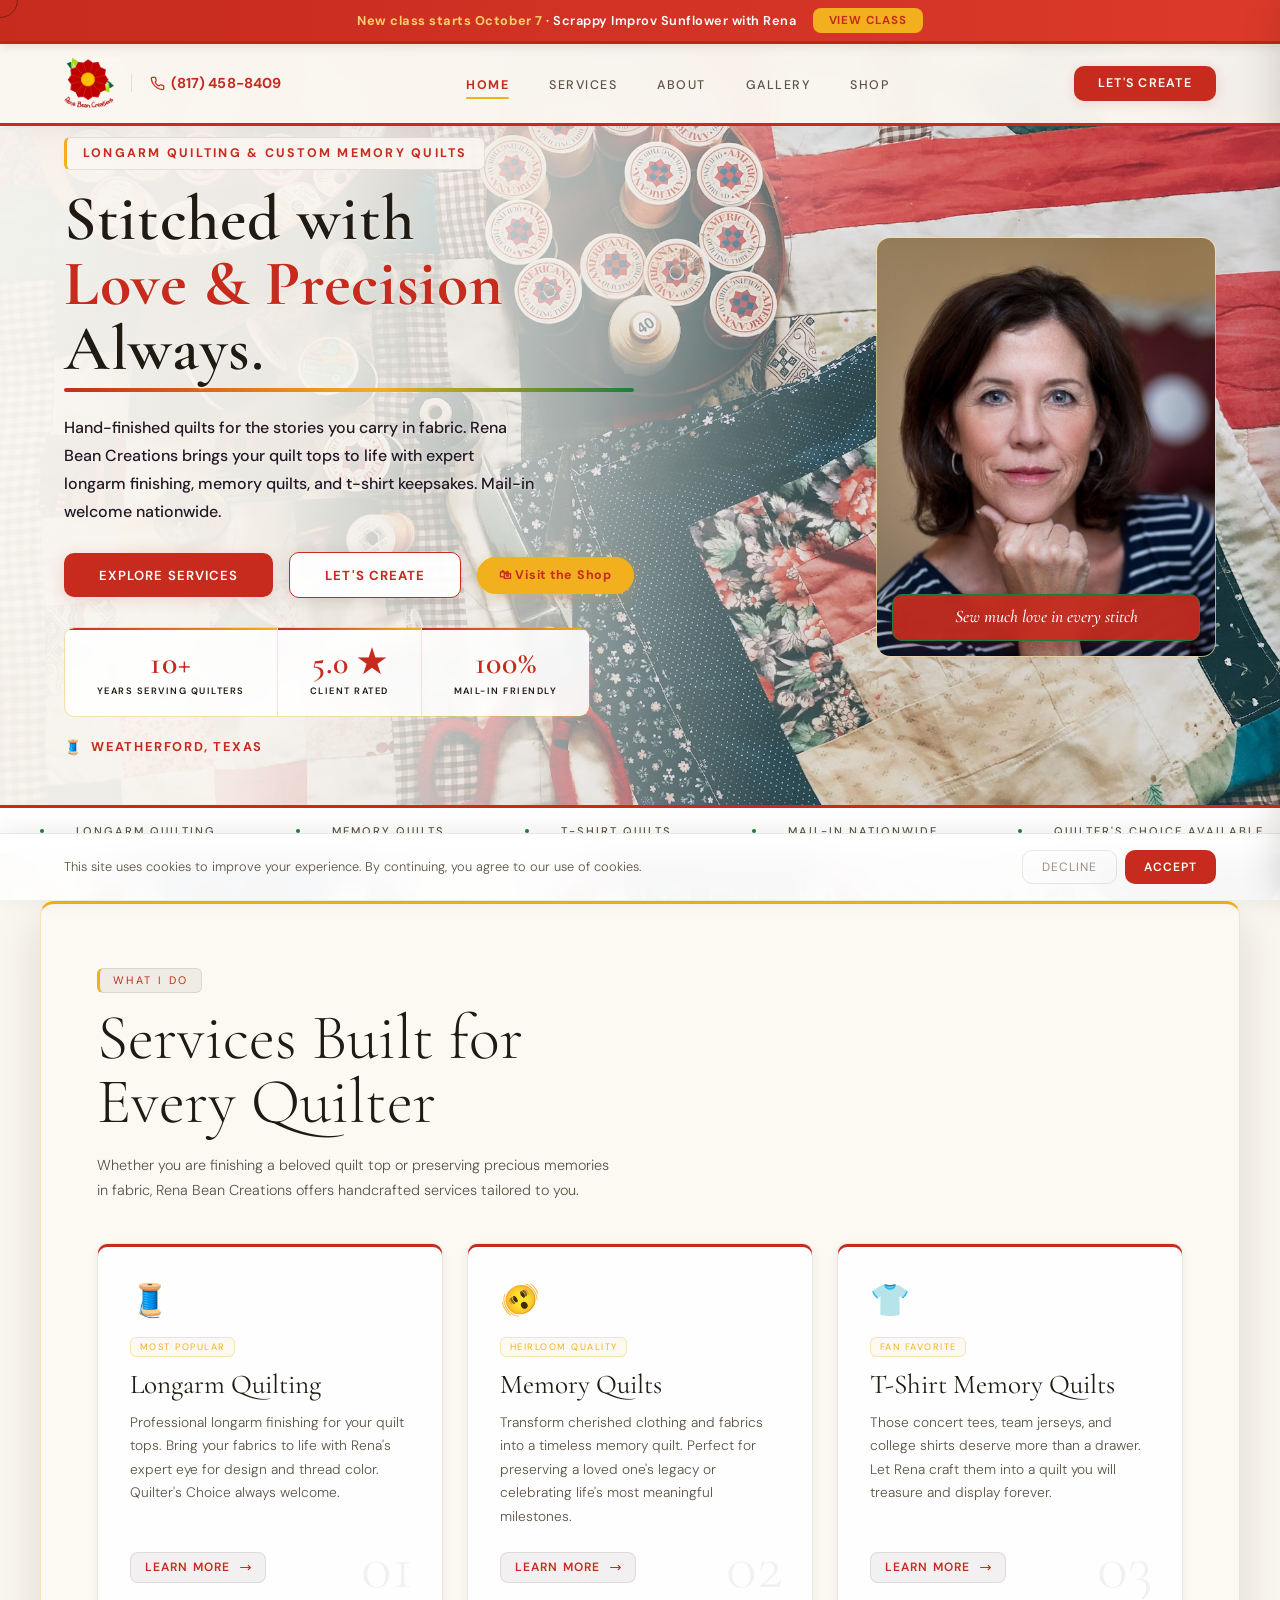
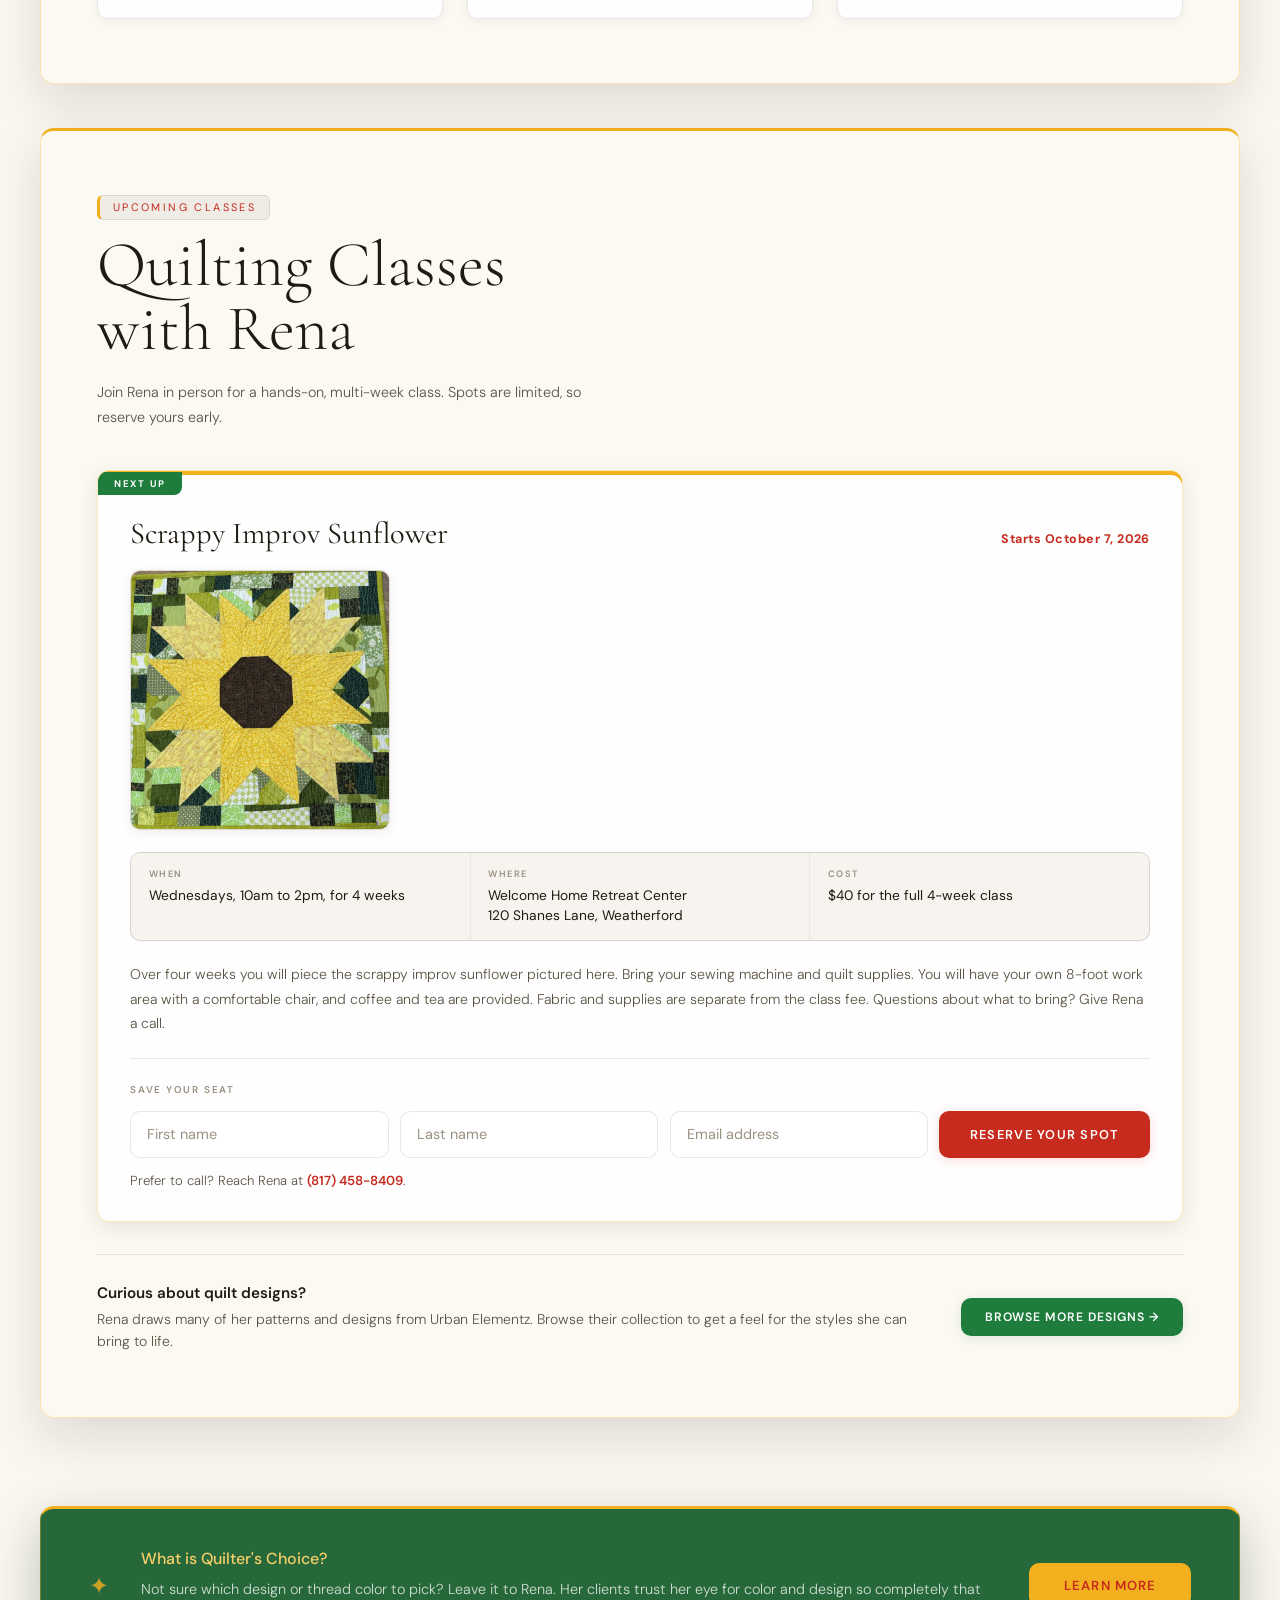
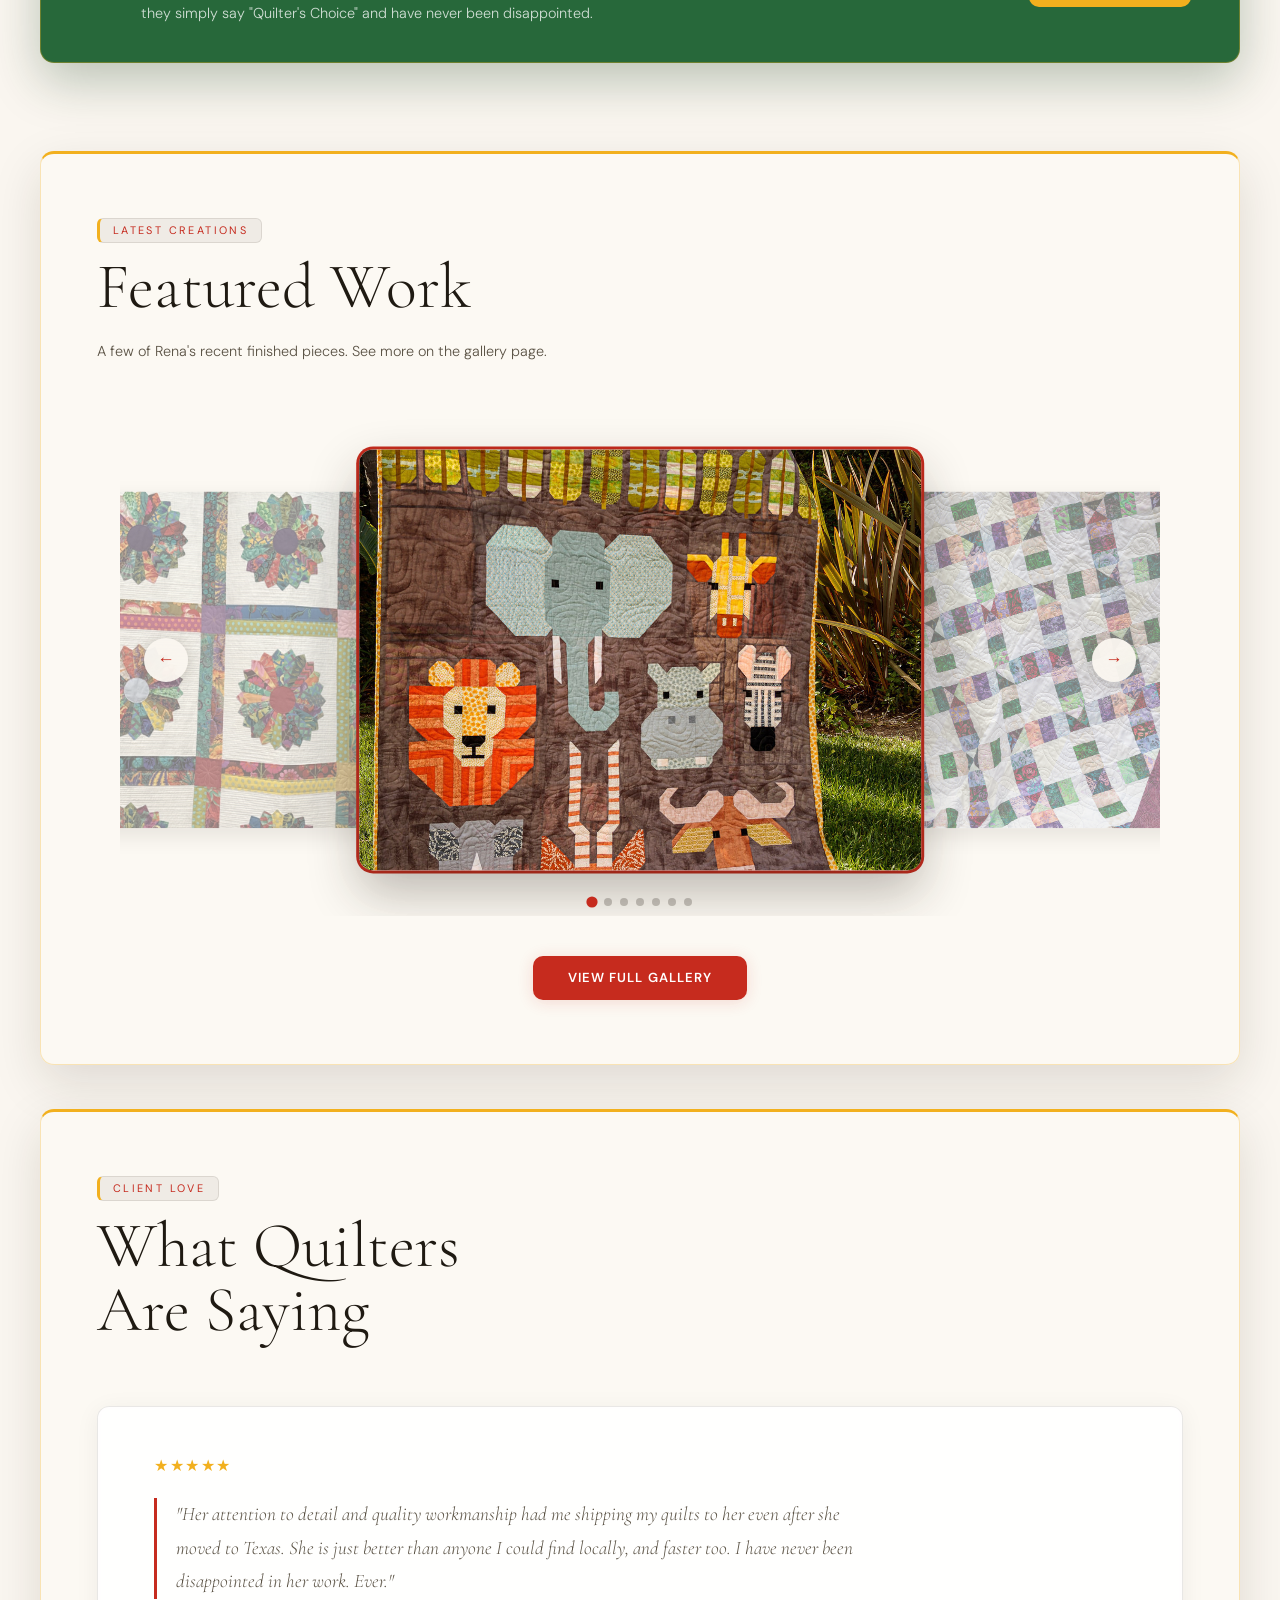
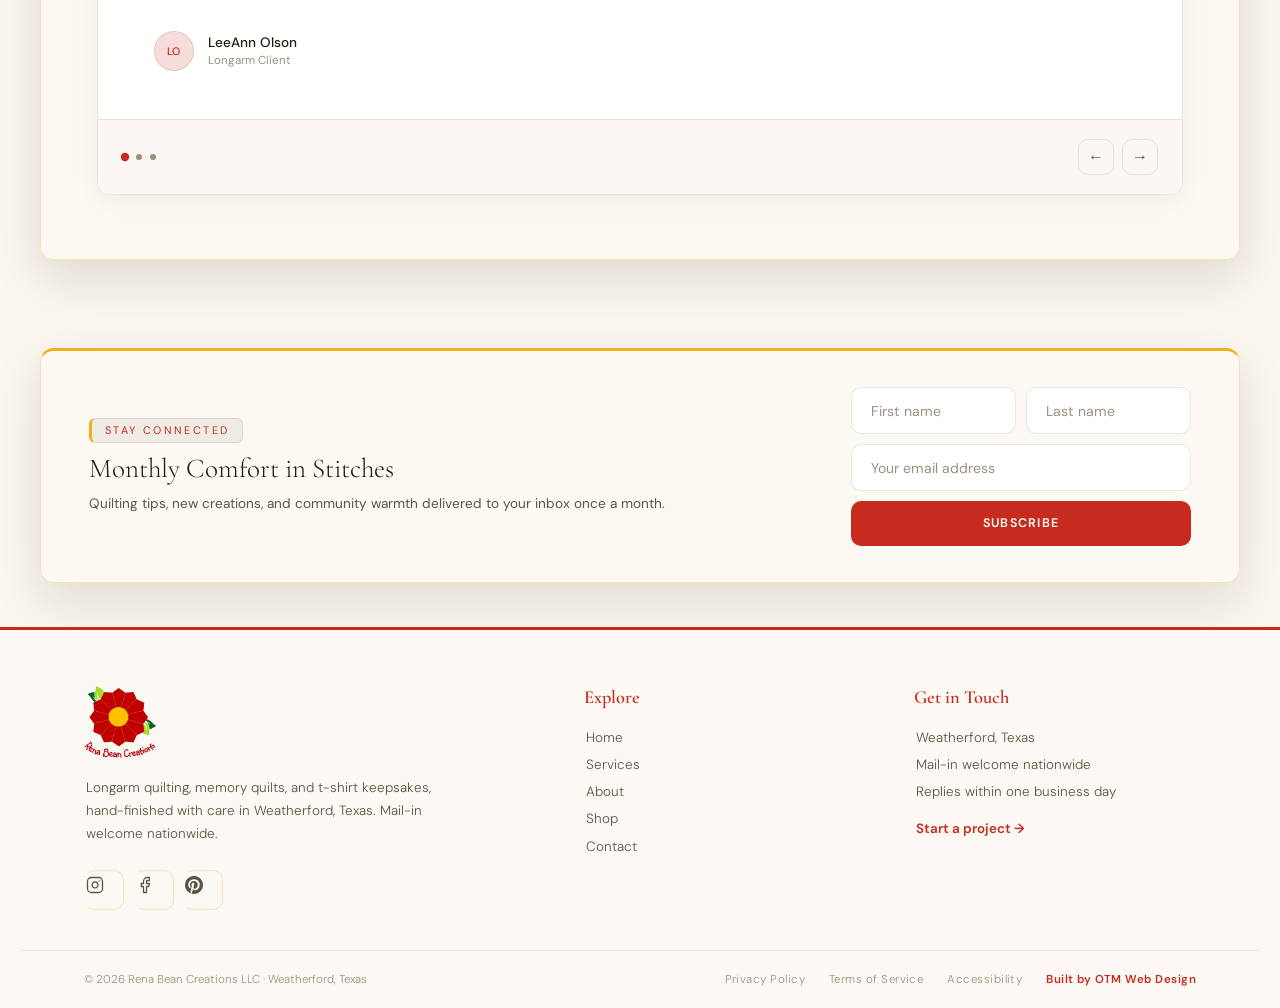
<file: index.html>
<!DOCTYPE html>
<html lang="en">
<head>
  <meta charset="UTF-8">
  <meta name="viewport" content="width=device-width, initial-scale=1.0">
  <title>Rena Bean Creations | Longarm Quilting &amp; Memory Quilts</title>
  <meta name="description" content="Longarm quilting, memory quilts, and t-shirt keepsakes by Rena Bean Creations in Weatherford, Texas. Mail-in welcome nationwide.">
  <meta property="og:type" content="website">
  <meta property="og:site_name" content="Rena Bean Creations">
  <meta property="og:title" content="Rena Bean Creations | Longarm Quilting &amp; Memory Quilts">
  <meta property="og:description" content="Longarm quilting, memory quilts, and t-shirt keepsakes by Rena Bean Creations in Weatherford, Texas. Mail-in welcome nationwide.">
  <meta property="og:url" content="https://renabeancreations.com/">
  <meta property="og:image" content="https://renabeancreations.com/assets/og-image.jpg">
  <meta name="twitter:card" content="summary_large_image">
  <meta name="twitter:title" content="Rena Bean Creations | Longarm Quilting &amp; Memory Quilts">
  <meta name="twitter:description" content="Longarm quilting, memory quilts, and t-shirt keepsakes by Rena Bean Creations in Weatherford, Texas. Mail-in welcome nationwide.">
  <meta name="twitter:image" content="https://renabeancreations.com/assets/og-image.jpg">
  <link rel="preconnect" href="https://fonts.googleapis.com">
  <link rel="preconnect" href="https://fonts.gstatic.com" crossorigin>
  <link href="https://fonts.googleapis.com/css2?family=Cormorant+Garamond:ital,wght@0,300;0,400;0,600;1,300;1,400;1,600&family=DM+Sans:ital,opsz,wght@0,9..40,300;0,9..40,400;0,9..40,500;0,9..40,700;1,9..40,300&display=swap" rel="stylesheet">
  <link rel="stylesheet" href="style.css">
  <style>
    /* CLASS ANNOUNCEMENT BANNER (home) */
    #class-banner { position: fixed; top: 0; left: 0; right: 0; z-index: 101; display: flex; align-items: center; justify-content: center; gap: 1rem; background: linear-gradient(90deg, var(--red), var(--red-light)); color: #fff; padding: 0.5rem 1.5rem; font-size: 0.8rem; letter-spacing: 0.04em; text-align: center; box-shadow: 0 2px 12px rgba(40,30,18,0.18); }
    #class-banner .cb-text { font-weight: 600; }
    #class-banner .cb-text strong { color: var(--yellow-light); font-weight: 700; }
    #class-banner .cb-btn { background: var(--yellow); color: var(--red); padding: 0.32rem 1rem; border-radius: 8px; font-size: 0.72rem; font-weight: 700; letter-spacing: 0.08em; text-transform: uppercase; text-decoration: none; white-space: nowrap; transition: background 0.2s; }
    #class-banner .cb-btn:hover { background: var(--yellow-light); }
    body[data-page="home"] nav#main-nav { top: var(--banner-h, 44px); }
    body[data-page="home"] .hero { padding-top: calc(6rem + var(--banner-h, 44px)); }

    /* UPCOMING CLASSES (home) */
    #classes { scroll-margin-top: 130px; }
    .class-list { display: flex; flex-direction: column; gap: 18px; margin-top: 2.5rem; }
    .class-card { background: rgba(255,255,255,0.96); border: 1px solid var(--border); border-radius: 12px; overflow: hidden; box-shadow: inset 0 3px 0 var(--red), 0 2px 10px rgba(40,30,18,0.06); transition: transform 0.3s, box-shadow 0.3s, border-color 0.3s; }
    .class-card:hover { transform: translateY(-3px); box-shadow: inset 0 3px 0 var(--red), inset 3px 0 0 var(--green), 0 14px 34px rgba(40,30,18,0.16); border-color: var(--green); }
    .class-card-featured { box-shadow: inset 0 4px 0 var(--yellow), 0 6px 20px rgba(40,30,18,0.1); border-color: var(--border-gold); }
    .class-photo { width: 260px; max-width: 100%; aspect-ratio: 1 / 1; overflow: hidden; border: 1px solid var(--border); border-radius: 10px; background: rgba(40,30,18,0.06); margin: 0 0 1.4rem 0; box-shadow: 0 2px 10px rgba(40,30,18,0.08); }
    .class-photo img { width: 100%; height: 100%; object-fit: cover; display: block; }
    .class-photo.no-img { display: none; }
    @media (max-width: 700px) { .class-photo { width: 100%; max-width: 300px; margin-left: auto; margin-right: auto; } }
    .class-card-flag { display: inline-block; background: var(--green); color: #fff; font-size: 0.6rem; letter-spacing: 0.18em; text-transform: uppercase; font-weight: 700; padding: 0.3rem 1rem; border-radius: 0 0 8px 0; }
    .class-card-body { padding: 1.4rem 2rem 2rem; }
    .class-card-head { display: flex; align-items: baseline; justify-content: space-between; gap: 1rem; flex-wrap: wrap; margin-bottom: 1.2rem; }
    .class-card-head h3 { font-family: 'Cormorant Garamond', serif; font-size: 1.9rem; font-weight: 400; color: var(--text); line-height: 1.1; }
    .class-card-date { font-size: 0.78rem; font-weight: 700; letter-spacing: 0.04em; color: var(--red); white-space: nowrap; }
    .class-meta { display: grid; grid-template-columns: repeat(3, 1fr); gap: 1px; background: var(--border); border: 1px solid var(--border); border-radius: 10px; overflow: hidden; margin-bottom: 1.3rem; }
    .class-meta-item { background: rgba(250,246,240,0.85); padding: 0.9rem 1.1rem; font-size: 0.86rem; color: var(--text); font-weight: 400; line-height: 1.45; }
    .class-meta-label { display: block; font-size: 0.58rem; letter-spacing: 0.16em; text-transform: uppercase; color: var(--text-dim); font-weight: 600; margin-bottom: 0.3rem; }
    .class-card-note { font-size: 0.88rem; color: var(--text-muted); line-height: 1.75; font-weight: 300; margin-bottom: 1.4rem; }
    .class-pattern { display: flex; align-items: center; justify-content: space-between; gap: 1.5rem; background: var(--green-glow); border: 1px solid var(--green); border-left: 4px solid var(--green); border-radius: 10px; padding: 1.2rem 1.5rem; margin-bottom: 1.4rem; flex-wrap: wrap; }
    .class-pattern-text { font-size: 0.84rem; color: var(--text-muted); line-height: 1.6; font-weight: 300; flex: 1; min-width: 220px; }
    .class-pattern-text strong { display: block; color: var(--green); font-weight: 600; font-size: 0.92rem; margin-bottom: 0.2rem; }
    .class-pattern-btn { flex-shrink: 0; white-space: nowrap; box-shadow: none; }
    .class-signup { border-top: 1px solid var(--border); padding-top: 1.5rem; }
    .class-signup-label { font-size: 0.62rem; letter-spacing: 0.18em; text-transform: uppercase; color: var(--text-dim); font-weight: 600; margin-bottom: 0.9rem; }
    .class-form { display: flex; align-items: stretch; gap: 0.7rem; flex-wrap: wrap; }
    .class-form input[type="text"], .class-form input[type="email"] { flex: 1; min-width: 160px; padding: 0.85rem 1rem; border: 1px solid var(--border); border-radius: 10px; background: #fff; font-family: 'DM Sans', sans-serif; font-size: 0.9rem; color: var(--text); outline: none; box-sizing: border-box; transition: border-color 0.2s; }
    .class-form input::placeholder { color: var(--text-dim); }
    .class-form input:focus { border-color: var(--red); }
    .class-form button { flex-shrink: 0; background: var(--red); color: #fff; border: none; border-radius: 10px; padding: 0.85rem 1.9rem; font-family: 'DM Sans', sans-serif; font-size: 0.8rem; font-weight: 600; letter-spacing: 0.1em; text-transform: uppercase; cursor: none; transition: background 0.2s, transform 0.15s; box-shadow: 0 2px 12px var(--red-glow); white-space: nowrap; }
    .class-form button:hover { background: var(--red-light); transform: translateY(-1px); }
    .class-signup-call { font-size: 0.82rem; color: var(--text-muted); font-weight: 300; margin-top: 0.9rem; }
    .class-signup-call a { color: var(--red); font-weight: 600; text-decoration: none; }
    .class-designs { margin-top: 2rem; padding-top: 1.6rem; border-top: 1px solid var(--border); display: flex; align-items: center; justify-content: space-between; gap: 1.2rem; flex-wrap: wrap; }
    .class-designs-text { font-size: 0.88rem; color: var(--text-muted); font-weight: 300; line-height: 1.6; flex: 1; min-width: 240px; }
    .class-designs-text strong { display: block; color: var(--text); font-weight: 600; font-size: 0.95rem; margin-bottom: 0.15rem; }
    .class-designs-btn { flex-shrink: 0; display: inline-flex; align-items: center; gap: 0.5rem; background: var(--green); color: #fff; padding: 0.7rem 1.5rem; border-radius: 10px; font-family: 'DM Sans', sans-serif; font-size: 0.76rem; font-weight: 600; letter-spacing: 0.08em; text-transform: uppercase; text-decoration: none; cursor: none; transition: background 0.2s, transform 0.15s; box-shadow: 0 2px 12px var(--green-glow); white-space: nowrap; }
    .class-designs-btn:hover { background: #166130; transform: translateY(-1px); }
    @media (max-width: 560px) { .class-designs-btn { width: 100%; justify-content: center; } }
    @media (max-width: 700px) {
      .class-form { flex-direction: column; }
      .class-form input[type="text"], .class-form input[type="email"], .class-form button { width: 100%; flex: none; }
    }
    @media (max-width: 900px) {
      body[data-page="home"] .hero { padding-top: calc(6.5rem + var(--banner-h, 44px)); }
    }
    @media (max-width: 700px) {
      .class-meta { grid-template-columns: 1fr; }
      .class-pattern { flex-direction: column; align-items: flex-start; }
      .class-pattern-btn { width: 100%; text-align: center; }
    }
    @media (max-width: 600px) {
      #class-banner { font-size: 0.72rem; gap: 0.6rem; padding: 0.45rem 1rem; }
      #class-banner .cb-btn { padding: 0.28rem 0.7rem; font-size: 0.66rem; }
    }
  </style>
</head>
<body data-page="home">

  <!-- CLASS ANNOUNCEMENT BANNER -->
  <div id="class-banner">
    <span class="cb-text"><strong>New class starts October 7</strong> &middot; Scrappy Improv Sunflower with Rena</span>
    <a href="#classes" class="cb-btn">View Class</a>
  </div>

  <div id="progress-bar"></div>
  <button id="back-top" onclick="window.scrollTo({top:0,behavior:'smooth'})">&#8593;</button>
  <div class="cursor" id="cursor"></div>
  <div class="cursor-ring" id="cursor-ring"></div>
  <a href="tel:8174588409" id="float-call" aria-label="Call Rena Bean Creations"><svg xmlns="http://www.w3.org/2000/svg" width="15" height="15" viewBox="0 0 24 24" fill="none" stroke="currentColor" stroke-width="2" stroke-linecap="round" stroke-linejoin="round"><path d="M22 16.92v3a2 2 0 0 1-2.18 2 19.79 19.79 0 0 1-8.63-3.07 19.5 19.5 0 0 1-6-6 19.79 19.79 0 0 1-3.07-8.67A2 2 0 0 1 4.11 2h3a2 2 0 0 1 2 1.72c.13.96.36 1.9.7 2.81a2 2 0 0 1-.45 2.11L8.09 9.91a16 16 0 0 0 6 6l1.27-1.27a2 2 0 0 1 2.11-.45c.91.34 1.85.57 2.81.7A2 2 0 0 1 22 16.92z"/></svg> (817) 458-8409</a>

  <div id="cookie-banner">
    <p>This site uses cookies to improve your experience. By continuing, you agree to our use of cookies.</p>
    <div class="cookie-btns">
      <button class="cookie-decline" onclick="dismissCookie()">Decline</button>
      <button class="cookie-accept" onclick="dismissCookie()">Accept</button>
    </div>
  </div>

  <!-- NAV -->
  <nav id="main-nav">
    <div class="nav-left">
      <a href="index.html" class="nav-logo">
        <img src="assets/rbc-logo.png" alt="Rena Bean Creations" class="nav-logo-img" onerror="this.style.display='none'; this.nextElementSibling.style.display='inline';">
        <span class="nav-logo-fallback" style="display:none;">Rena Bean Creations</span>
      </a>
      <a href="tel:8174588409" class="nav-phone" aria-label="Call (817) 458-8409"><svg xmlns="http://www.w3.org/2000/svg" viewBox="0 0 24 24" fill="none" stroke="currentColor" stroke-width="2" stroke-linecap="round" stroke-linejoin="round"><path d="M22 16.92v3a2 2 0 0 1-2.18 2 19.79 19.79 0 0 1-8.63-3.07 19.5 19.5 0 0 1-6-6 19.79 19.79 0 0 1-3.07-8.67A2 2 0 0 1 4.11 2h3a2 2 0 0 1 2 1.72c.13.96.36 1.9.7 2.81a2 2 0 0 1-.45 2.11L8.09 9.91a16 16 0 0 0 6 6l1.27-1.27a2 2 0 0 1 2.11-.45c.91.34 1.85.57 2.81.7A2 2 0 0 1 22 16.92z"/></svg> (817) 458-8409</a>
    </div>
    <div class="nav-location"><span class="badge-icon">&#129525;</span> Weatherford, Texas</div>
    <ul class="nav-links">
      <li><a href="index.html" data-nav="home">Home</a></li>
      <li><a href="services.html" data-nav="services">Services</a></li>
      <li><a href="about.html" data-nav="about">About</a></li>
      <li><a href="gallery.html" data-nav="gallery">Gallery</a></li>
      <li><a href="shop.html" class="nav-shop" data-nav="shop">Shop</a></li>
    </ul>
    <a href="contact.html" class="nav-cta">Let's Create</a>
    <button class="hamburger" id="hamburger" onclick="toggleMenu()" aria-label="Open menu">
      <span></span><span></span><span></span>
    </button>
  </nav>

  <!-- MOBILE MENU -->
  <div class="mobile-overlay" id="mobileOverlay" onclick="toggleMenu()"></div>
  <div class="mobile-menu" id="mobileMenu">
    <button class="mobile-menu-close" onclick="toggleMenu()">&#10005;</button>
    <div class="mobile-menu-logo"><img src="assets/rbc-logo.png" alt="Rena Bean Creations" class="mobile-menu-logo-img" onerror="this.style.display='none'; this.nextElementSibling.style.display='inline';"><span class="mobile-menu-logo-fallback" style="display:none;">Rena Bean Creations</span></div>
    <ul class="mobile-menu-links">
      <li><a href="index.html" data-nav="home">Home</a></li>
      <li><a href="services.html" data-nav="services">Services</a></li>
      <li><a href="about.html" data-nav="about">About</a></li>
      <li><a href="gallery.html" data-nav="gallery">Gallery</a></li>
      <li><a href="shop.html" data-nav="shop">Shop</a></li>
      <li><a href="contact.html" data-nav="contact">Contact</a></li>
    </ul>
    <a href="contact.html" class="mobile-menu-cta">Let's Create</a>
    <div class="mobile-menu-footer">
      <div class="footer-socials">
          <a href="https://www.instagram.com/renabeancreations/" target="_blank" rel="noopener" class="footer-social" aria-label="Instagram"><svg xmlns="http://www.w3.org/2000/svg" viewBox="0 0 24 24" fill="none" stroke="currentColor" stroke-width="1.7" stroke-linecap="round" stroke-linejoin="round"><rect x="2" y="2" width="20" height="20" rx="5" ry="5"></rect><path d="M16 11.37A4 4 0 1 1 12.63 8 4 4 0 0 1 16 11.37z"></path><line x1="17.5" y1="6.5" x2="17.51" y2="6.5"></line></svg></a>
          <a href="https://www.facebook.com/profile.php?id=100062982863708" target="_blank" rel="noopener" class="footer-social" aria-label="Facebook"><svg xmlns="http://www.w3.org/2000/svg" viewBox="0 0 24 24" fill="none" stroke="currentColor" stroke-width="1.7" stroke-linecap="round" stroke-linejoin="round"><path d="M18 2h-3a5 5 0 0 0-5 5v3H7v4h3v8h4v-8h3l1-4h-4V7a1 1 0 0 1 1-1h3z"></path></svg></a>
          <a href="https://uk.pinterest.com/rmh3694/rena-bean-creations/" target="_blank" rel="noopener" class="footer-social" aria-label="Pinterest"><svg xmlns="http://www.w3.org/2000/svg" viewBox="0 0 24 24" fill="currentColor"><path d="M12 0C5.373 0 0 5.372 0 12c0 5.084 3.163 9.426 7.627 11.174-.105-.949-.2-2.405.042-3.441.218-.937 1.407-5.965 1.407-5.965s-.359-.719-.359-1.782c0-1.668.967-2.914 2.171-2.914 1.023 0 1.518.769 1.518 1.69 0 1.029-.655 2.568-.994 3.995-.283 1.194.599 2.169 1.777 2.169 2.133 0 3.772-2.249 3.772-5.495 0-2.873-2.064-4.882-5.012-4.882-3.414 0-5.418 2.561-5.418 5.207 0 1.031.397 2.138.893 2.738a.36.36 0 0 1 .083.345c-.091.378-.293 1.193-.333 1.36-.052.22-.174.267-.402.161-1.499-.698-2.436-2.889-2.436-4.649 0-3.785 2.75-7.262 7.929-7.262 4.163 0 7.398 2.967 7.398 6.931 0 4.136-2.607 7.464-6.227 7.464-1.216 0-2.359-.632-2.75-1.378l-.748 2.853c-.271 1.043-1.002 2.35-1.492 3.146C9.57 23.812 10.763 24 12 24c6.627 0 12-5.373 12-12C24 5.372 18.627 0 12 0z"></path></svg></a>
        </div>
    </div>
  </div>

  <main>

  <!-- HERO -->
  <section class="hero">
    <div class="hero-grid-bg"></div>
    <div class="hero-glow"></div>
    <div class="hero-bg-text">RBC</div>
    <div class="hero-content">
      <div class="hero-eyebrow">Longarm Quilting &amp; <br class="eyebrow-break">Custom Memory Quilts</div>
      <h1 class="hero-title">
        Stitched with<br>
        <span class="plum">Love &amp; Precision</span><br>
        Always.<span class="hero-accent"></span>
      </h1>
      <p class="hero-sub">
        Hand-finished quilts for the stories you carry in fabric.
        Rena Bean Creations brings your quilt tops to life with expert longarm finishing,
        memory quilts, and t-shirt keepsakes. Mail-in welcome nationwide.
      </p>
      <div class="hero-actions">
        <a href="services.html" class="btn-primary">Explore Services</a>
        <a href="contact.html" class="btn-ghost">Let's Create</a>
        <a href="shop.html" class="btn-shop-pill">&#128717; Visit the Shop</a>
      </div>
      <div class="hero-stats">
        <div class="stat-item">
          <div class="stat-num">10+</div>
          <div class="stat-label">Years Serving Quilters</div>
        </div>
        <div class="stat-item">
          <div class="stat-num">5.0 &#9733;</div>
          <div class="stat-label">Client Rated</div>
        </div>
        <div class="stat-item">
          <div class="stat-num">100%</div>
          <div class="stat-label">Mail-In Friendly</div>
        </div>
      </div>
      <div class="hero-location"><span class="badge-icon">&#129525;</span> Weatherford, Texas</div>
    </div>
    <div class="hero-image-wrap">
      <div class="hero-image-frame">
        <img src="assets/rena-headshot.jpg" alt="Rena Hernandez" class="hero-headshot" onerror="this.parentElement.classList.add('no-photo')">
      </div>
      <div class="hero-quote">Sew much love in every stitch</div>
    </div>
  </section>

  <!-- MARQUEE -->
  <div class="marquee-strip">
    <div class="marquee-track">
      <div class="marquee-item"><span class="marquee-dot"></span>Longarm Quilting</div>
      <div class="marquee-item"><span class="marquee-dot"></span>Memory Quilts</div>
      <div class="marquee-item"><span class="marquee-dot"></span>T-Shirt Quilts</div>
      <div class="marquee-item"><span class="marquee-dot"></span>Mail-In Nationwide</div>
      <div class="marquee-item"><span class="marquee-dot"></span>Quilter's Choice Available</div>
      <div class="marquee-item"><span class="marquee-dot"></span>Fast Turnaround</div>
      <div class="marquee-item"><span class="marquee-dot"></span>Trim and Bind-Ready</div>
      <div class="marquee-item"><span class="marquee-dot"></span>Weatherford, Texas</div>
      <div class="marquee-item"><span class="marquee-dot"></span>Longarm Quilting</div>
      <div class="marquee-item"><span class="marquee-dot"></span>Memory Quilts</div>
      <div class="marquee-item"><span class="marquee-dot"></span>T-Shirt Quilts</div>
      <div class="marquee-item"><span class="marquee-dot"></span>Mail-In Nationwide</div>
      <div class="marquee-item"><span class="marquee-dot"></span>Quilter's Choice Available</div>
      <div class="marquee-item"><span class="marquee-dot"></span>Fast Turnaround</div>
      <div class="marquee-item"><span class="marquee-dot"></span>Trim and Bind-Ready</div>
      <div class="marquee-item"><span class="marquee-dot"></span>Weatherford, Texas</div>
    </div>
  </div>

  <!-- SERVICES PREVIEW -->
  <section id="services">
    <div class="section-label reveal">What I Do</div>
    <h2 class="section-title reveal reveal-delay-1">Services Built for<br>Every Quilter</h2>
    <p class="section-sub reveal reveal-delay-2">Whether you are finishing a beloved quilt top or preserving precious memories in fabric, Rena Bean Creations offers handcrafted services tailored to you.</p>

    <div class="services-grid">
      <div class="service-item reveal">
        <div class="service-icon">&#129525;</div>
        <div class="service-tag">Most Popular</div>
        <h3>Longarm Quilting</h3>
        <p>Professional longarm finishing for your quilt tops. Bring your fabrics to life with Rena's expert eye for design and thread color. Quilter's Choice always welcome.</p>
        <a href="services.html" class="work-link">Learn More
          <svg fill="none" viewBox="0 0 24 24" stroke="currentColor" stroke-width="2"><path stroke-linecap="round" stroke-linejoin="round" d="M17 8l4 4m0 0l-4 4m4-4H3"/></svg>
        </a>
        <div class="service-card-number">01</div>
      </div>
      <div class="service-item reveal reveal-delay-1">
        <div class="service-icon">&#129768;</div>
        <div class="service-tag">Heirloom Quality</div>
        <h3>Memory Quilts</h3>
        <p>Transform cherished clothing and fabrics into a timeless memory quilt. Perfect for preserving a loved one's legacy or celebrating life's most meaningful milestones.</p>
        <a href="services.html" class="work-link">Learn More
          <svg fill="none" viewBox="0 0 24 24" stroke="currentColor" stroke-width="2"><path stroke-linecap="round" stroke-linejoin="round" d="M17 8l4 4m0 0l-4 4m4-4H3"/></svg>
        </a>
        <div class="service-card-number">02</div>
      </div>
      <div class="service-item reveal reveal-delay-2">
        <div class="service-icon">&#128085;</div>
        <div class="service-tag">Fan Favorite</div>
        <h3>T-Shirt Memory Quilts</h3>
        <p>Those concert tees, team jerseys, and college shirts deserve more than a drawer. Let Rena craft them into a quilt you will treasure and display forever.</p>
        <a href="services.html" class="work-link">Learn More
          <svg fill="none" viewBox="0 0 24 24" stroke="currentColor" stroke-width="2"><path stroke-linecap="round" stroke-linejoin="round" d="M17 8l4 4m0 0l-4 4m4-4H3"/></svg>
        </a>
        <div class="service-card-number">03</div>
      </div>
    </div>
  </section>

  <!-- UPCOMING CLASSES -->
  <section id="classes">
    <div class="section-label reveal">Upcoming Classes</div>
    <h2 class="section-title reveal reveal-delay-1">Quilting Classes<br>with Rena</h2>
    <p class="section-sub reveal reveal-delay-1">Join Rena in person for a hands-on, multi-week class. Spots are limited, so reserve yours early.</p>

    <div class="class-list reveal reveal-delay-2">
      <article class="class-card class-card-featured">
        <div class="class-card-flag">Next Up</div>
        <div class="class-card-body">
          <div class="class-card-head">
            <h3>Scrappy Improv Sunflower</h3>
            <span class="class-card-date">Starts October 7, 2026</span>
          </div>
          <div class="class-photo">
            <img src="assets/sunflower.jpg" alt="Scrappy improv sunflower quilt with a yellow star flower on a pieced green background" width="800" height="800" loading="lazy" decoding="async" onerror="this.parentElement.classList.add('no-img')">
          </div>
          <div class="class-meta">
            <div class="class-meta-item"><span class="class-meta-label">When</span>Wednesdays, 10am to 2pm, for 4 weeks</div>
            <div class="class-meta-item"><span class="class-meta-label">Where</span>Welcome Home Retreat Center<br>120 Shanes Lane, Weatherford</div>
            <div class="class-meta-item"><span class="class-meta-label">Cost</span>$40 for the full 4-week class</div>
          </div>
          <p class="class-card-note">Over four weeks you will piece the scrappy improv sunflower pictured here. Bring your sewing machine and quilt supplies. You will have your own 8-foot work area with a comfortable chair, and coffee and tea are provided. Fabric and supplies are separate from the class fee. Questions about what to bring? Give Rena a call.</p>
          <div class="class-signup">
            <div class="class-signup-label">Save Your Seat</div>
            <form class="class-form" id="reserveForm" action="https://formspree.io/f/xykakgzj" method="POST" onsubmit="submitWaitlist(event)">
              <input type="text" name="first_name" placeholder="First name" required>
              <input type="text" name="last_name" placeholder="Last name" required>
              <input type="email" name="email" placeholder="Email address" required>
              <input type="text" name="_gotcha" class="hp-field" tabindex="-1" autocomplete="off" aria-hidden="true">
              <input type="hidden" name="_subject" value="New class spot request from Rena Bean Creations site">
              <input type="hidden" name="signup_type" value="Class Reservation">
              <button type="submit">Reserve Your Spot</button>
            </form>
            <p class="class-signup-call">Prefer to call? Reach Rena at <a href="tel:8174588409">(817) 458-8409</a>.</p>
          </div>
        </div>
      </article>
    </div>

    <div class="class-designs reveal">
      <div class="class-designs-text">
        <strong>Curious about quilt designs?</strong>
        Rena draws many of her patterns and designs from Urban Elementz. Browse their collection to get a feel for the styles she can bring to life.
      </div>
      <a href="https://www.urbanelementz.com" target="_blank" rel="noopener noreferrer" class="class-designs-btn">Browse More Designs &#8594;</a>
    </div>
  </section>

  <!-- QUILTER'S CHOICE CALLOUT -->
  <div class="callout-strip reveal">
    <div class="callout-inner">
      <div class="callout-icon">&#10022;</div>
      <div class="callout-text">
        <strong>What is Quilter's Choice?</strong>
        Not sure which design or thread color to pick? Leave it to Rena. Her clients trust her eye for color and design so completely that they simply say "Quilter's Choice" and have never been disappointed.
      </div>
      <a href="services.html" class="btn-primary">Learn More</a>
    </div>
  </div>

  <!-- FEATURED WORK CAROUSEL -->
  <section id="work">
    <div class="section-label reveal">Latest Creations</div>
    <h2 class="section-title reveal reveal-delay-1">Featured Work</h2>
    <p class="section-sub reveal reveal-delay-2">A few of Rena's recent finished pieces. See more on the gallery page.</p>

    <div class="feature-carousel reveal reveal-delay-2">
      <div class="feature-track" id="featureTrack">
        <div class="feature-slide"><img src="assets/featured-1.jpg" alt="Rena Bean Creations quilt" onerror="this.parentElement.classList.add('no-img')"></div>
        <div class="feature-slide"><img src="assets/featured-2.jpg" alt="Rena Bean Creations quilt" onerror="this.parentElement.classList.add('no-img')"></div>
        <div class="feature-slide"><img src="assets/featured-3.jpg" alt="Rena Bean Creations quilt" onerror="this.parentElement.classList.add('no-img')"></div>
        <div class="feature-slide"><img src="assets/featured-4.jpg" alt="Rena Bean Creations quilt" onerror="this.parentElement.classList.add('no-img')"></div>
        <div class="feature-slide"><img src="assets/featured-5.jpg" alt="Rena Bean Creations quilt" onerror="this.parentElement.classList.add('no-img')"></div>
        <div class="feature-slide"><img src="assets/featured-6.jpg" alt="Rena Bean Creations quilt" onerror="this.parentElement.classList.add('no-img')"></div>
        <div class="feature-slide"><img src="assets/featured-7.jpg" alt="Rena Bean Creations quilt" onerror="this.parentElement.classList.add('no-img')"></div>
      </div>
      <button class="feature-btn feature-prev" onclick="featurePrev()" aria-label="Previous">&#8592;</button>
      <button class="feature-btn feature-next" onclick="featureNext()" aria-label="Next">&#8594;</button>
      <div class="feature-dots" id="featureDots"></div>
    </div>

    <div class="featured-cta reveal">
      <a href="gallery.html" class="btn-primary">View Full Gallery</a>
    </div>
  </section>

  <!-- REVIEWS -->
  <section id="reviews" class="reviews-section">
    <div class="section-label reveal">Client Love</div>
    <h2 class="section-title reveal reveal-delay-1">What Quilters<br>Are Saying</h2>

    <div class="carousel-wrap reveal">
      <div class="carousel-track" id="carouselTrack">
        <div class="testimonial-card">
          <div class="stars">&#9733;&#9733;&#9733;&#9733;&#9733;</div>
          <blockquote>"Her attention to detail and quality workmanship had me shipping my quilts to her even after she moved to Texas. She is just better than anyone I could find locally, and faster too. I have never been disappointed in her work. Ever."</blockquote>
          <div class="testimonial-author">
            <div class="author-avatar">LO</div>
            <div>
              <div class="author-name">LeeAnn Olson</div>
              <div class="author-detail">Longarm Client</div>
            </div>
          </div>
        </div>
        <div class="testimonial-card">
          <div class="stars">&#9733;&#9733;&#9733;&#9733;&#9733;</div>
          <blockquote>"I have been using Rena Bean Creations for almost three years. Every quilt, wall hanging, and table runner has turned out beautiful. I always choose Quilter's Choice and have never once been disappointed with the result."</blockquote>
          <div class="testimonial-author">
            <div class="author-avatar">CS</div>
            <div>
              <div class="author-name">Carrie Suggett</div>
              <div class="author-detail">Longarm Client, 3 Years</div>
            </div>
          </div>
        </div>
        <div class="testimonial-card">
          <div class="stars">&#9733;&#9733;&#9733;&#9733;&#9733;</div>
          <blockquote>"Rena's talent is out of this world. You can tell she took her time and paid attention to every detail of my beautiful quilt. Gorgeous work and worth every single penny."</blockquote>
          <div class="testimonial-author">
            <div class="author-avatar">RC</div>
            <div>
              <div class="author-name">Rachel Casamassa</div>
              <div class="author-detail">Memory Quilt Client</div>
            </div>
          </div>
        </div>
      </div>
      <div class="carousel-controls">
        <div class="carousel-dots" id="carouselDots">
          <button class="carousel-dot active" onclick="goTo(0)"></button>
          <button class="carousel-dot" onclick="goTo(1)"></button>
          <button class="carousel-dot" onclick="goTo(2)"></button>
        </div>
        <div class="carousel-btns">
          <button class="carousel-btn" onclick="carouselPrev()">&#8592;</button>
          <button class="carousel-btn" onclick="carouselNext()">&#8594;</button>
        </div>
      </div>
    </div>
  </section>

  <!-- NEWSLETTER -->
  <div class="newsletter-strip reveal">
    <div class="newsletter-inner">
      <div class="newsletter-content">
        <div class="section-label" style="margin-bottom:0.6rem;">Stay Connected</div>
        <h3>Monthly Comfort in Stitches</h3>
        <p>Quilting tips, new creations, and community warmth delivered to your inbox once a month.</p>
      </div>
      <form class="signup-form newsletter-form" id="newsletterForm" action="https://formspree.io/f/mdavebrn" method="POST" onsubmit="submitNewsletter(event)">
        <div class="signup-row">
          <input type="text" name="first_name" placeholder="First name" required>
          <input type="text" name="last_name" placeholder="Last name" required>
        </div>
        <input type="email" name="email" placeholder="Your email address" required>
        <input type="text" name="_gotcha" class="hp-field" tabindex="-1" autocomplete="off" aria-hidden="true">
        <input type="hidden" name="_subject" value="New newsletter signup from Rena Bean Creations site">
        <input type="hidden" name="signup_type" value="Newsletter">
        <button type="submit">Subscribe</button>
      </form>
    </div>
  </div>

  </main>

  <!-- FOOTER -->
  <footer>
    <div class="footer-top">
      <div class="footer-col footer-brand">
        <div class="footer-logo"><img src="assets/rbc-logo.png" alt="Rena Bean Creations" class="footer-logo-img" onerror="this.style.display='none'; this.nextElementSibling.style.display='inline';"><span class="footer-logo-fallback" style="display:none;">Rena Bean Creations</span></div>
        <p class="footer-tagline">Longarm quilting, memory quilts, and t-shirt keepsakes, hand-finished with care in Weatherford, Texas. Mail-in welcome nationwide.</p>
        <div class="footer-socials">
          <a href="https://www.instagram.com/renabeancreations/" target="_blank" rel="noopener" class="footer-social" aria-label="Instagram"><svg xmlns="http://www.w3.org/2000/svg" viewBox="0 0 24 24" fill="none" stroke="currentColor" stroke-width="1.7" stroke-linecap="round" stroke-linejoin="round"><rect x="2" y="2" width="20" height="20" rx="5" ry="5"></rect><path d="M16 11.37A4 4 0 1 1 12.63 8 4 4 0 0 1 16 11.37z"></path><line x1="17.5" y1="6.5" x2="17.51" y2="6.5"></line></svg></a>
          <a href="https://www.facebook.com/profile.php?id=100062982863708" target="_blank" rel="noopener" class="footer-social" aria-label="Facebook"><svg xmlns="http://www.w3.org/2000/svg" viewBox="0 0 24 24" fill="none" stroke="currentColor" stroke-width="1.7" stroke-linecap="round" stroke-linejoin="round"><path d="M18 2h-3a5 5 0 0 0-5 5v3H7v4h3v8h4v-8h3l1-4h-4V7a1 1 0 0 1 1-1h3z"></path></svg></a>
          <a href="https://uk.pinterest.com/rmh3694/rena-bean-creations/" target="_blank" rel="noopener" class="footer-social" aria-label="Pinterest"><svg xmlns="http://www.w3.org/2000/svg" viewBox="0 0 24 24" fill="currentColor"><path d="M12 0C5.373 0 0 5.372 0 12c0 5.084 3.163 9.426 7.627 11.174-.105-.949-.2-2.405.042-3.441.218-.937 1.407-5.965 1.407-5.965s-.359-.719-.359-1.782c0-1.668.967-2.914 2.171-2.914 1.023 0 1.518.769 1.518 1.69 0 1.029-.655 2.568-.994 3.995-.283 1.194.599 2.169 1.777 2.169 2.133 0 3.772-2.249 3.772-5.495 0-2.873-2.064-4.882-5.012-4.882-3.414 0-5.418 2.561-5.418 5.207 0 1.031.397 2.138.893 2.738a.36.36 0 0 1 .083.345c-.091.378-.293 1.193-.333 1.36-.052.22-.174.267-.402.161-1.499-.698-2.436-2.889-2.436-4.649 0-3.785 2.75-7.262 7.929-7.262 4.163 0 7.398 2.967 7.398 6.931 0 4.136-2.607 7.464-6.227 7.464-1.216 0-2.359-.632-2.75-1.378l-.748 2.853c-.271 1.043-1.002 2.35-1.492 3.146C9.57 23.812 10.763 24 12 24c6.627 0 12-5.373 12-12C24 5.372 18.627 0 12 0z"></path></svg></a>
        </div>
      </div>
      <div class="footer-col">
        <h4>Explore</h4>
        <a href="index.html">Home</a>
        <a href="services.html">Services</a>
        <a href="about.html">About</a>
        <a href="shop.html">Shop</a>
        <a href="contact.html">Contact</a>
      </div>
      <div class="footer-col">
        <h4>Get in Touch</h4>
        <p>Weatherford, Texas</p>
        <p>Mail-in welcome nationwide</p>
        <p>Replies within one business day</p>
        <a href="contact.html" class="footer-cta-link">Start a project &#8594;</a>
      </div>
    </div>
    <div class="footer-bottom">
      <span>&#169; 2026 Rena Bean Creations LLC &middot; Weatherford, Texas</span>
      <span class="footer-bottom-links">
        <a href="privacy.html">Privacy Policy</a>
        <a href="terms.html">Terms of Service</a>
        <a href="accessibility.html">Accessibility</a>
        <a href="https://otm-designs.com" target="_blank" rel="noopener">Built by OTM Web Design</a>
      </span>
    </div>
  </footer>

  <script>
    (function () {
      var banner = document.getElementById('class-banner');
      if (!banner) return;
      function setBannerHeight() {
        document.documentElement.style.setProperty('--banner-h', banner.offsetHeight + 'px');
      }
      setBannerHeight();
      window.addEventListener('resize', setBannerHeight);
      window.addEventListener('load', setBannerHeight);
    })();
  </script>
  <script src="script.js"></script>
</body>
</html>
</file>
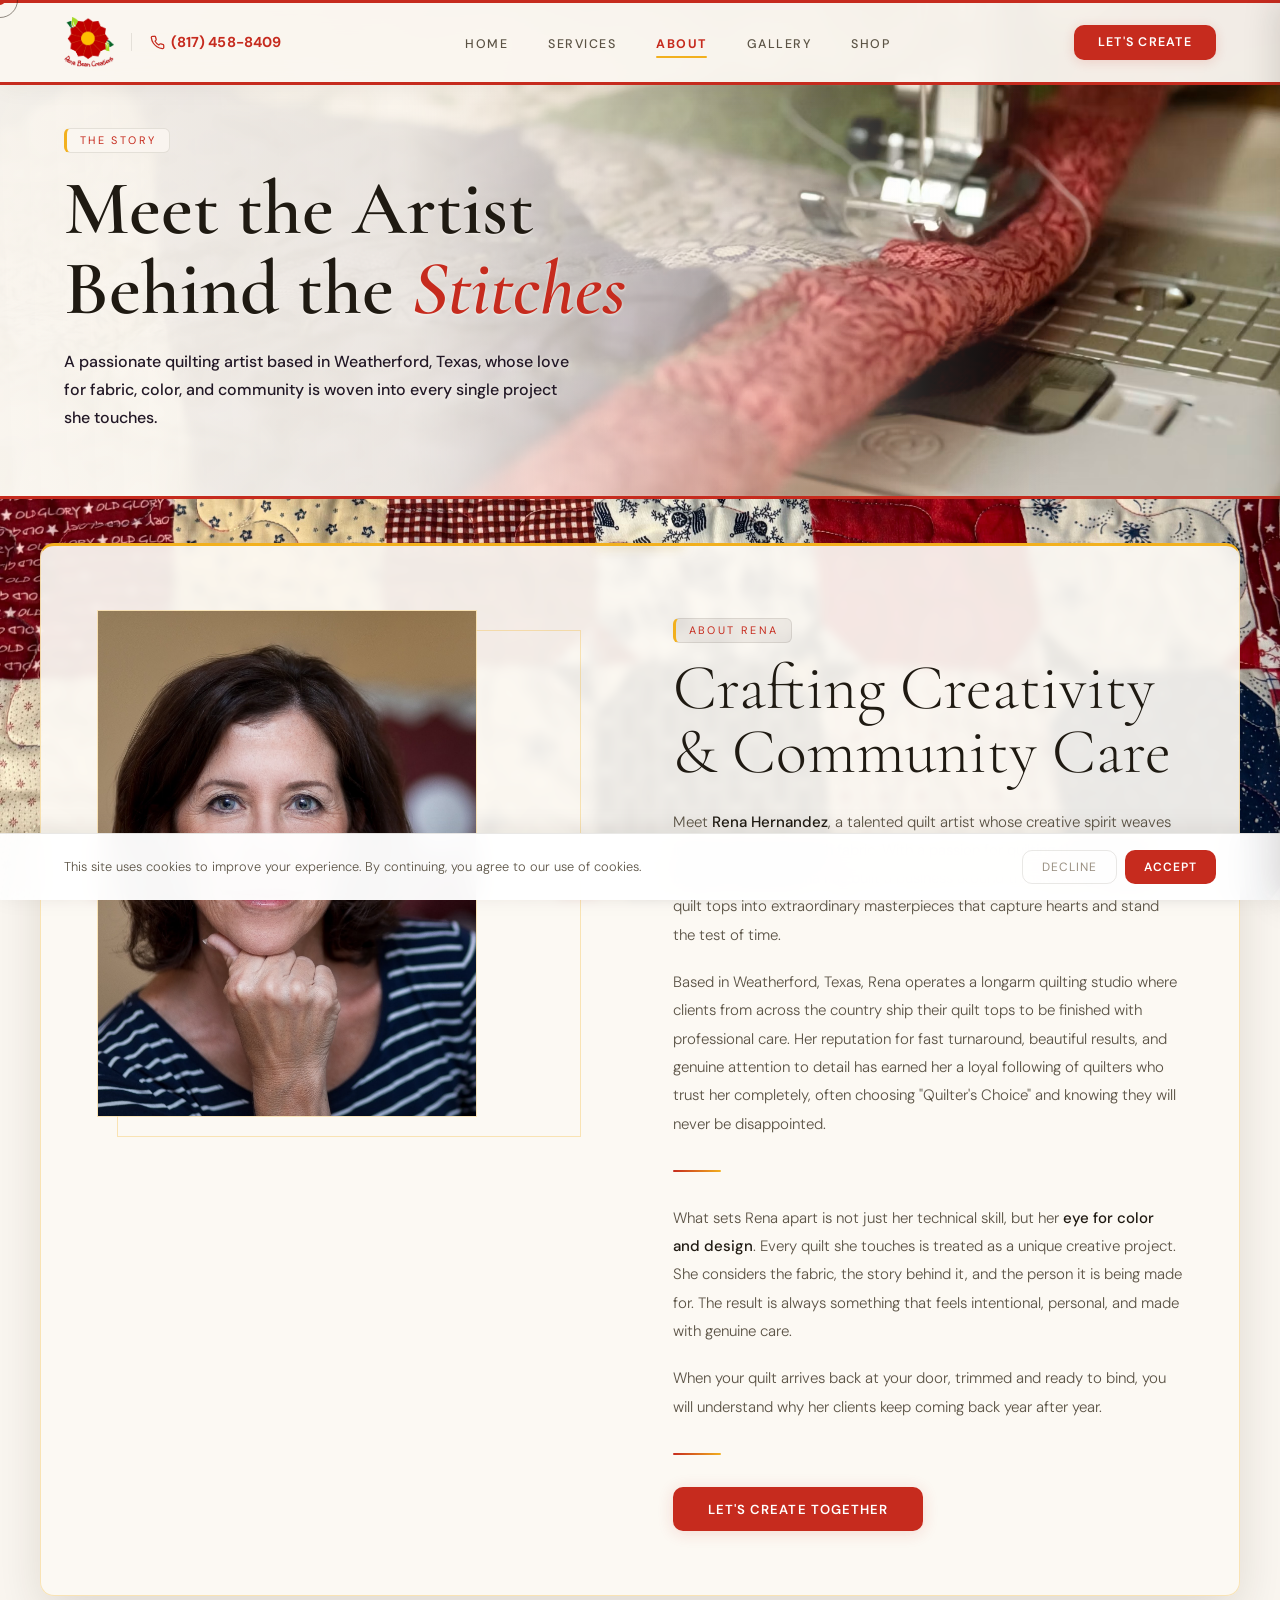
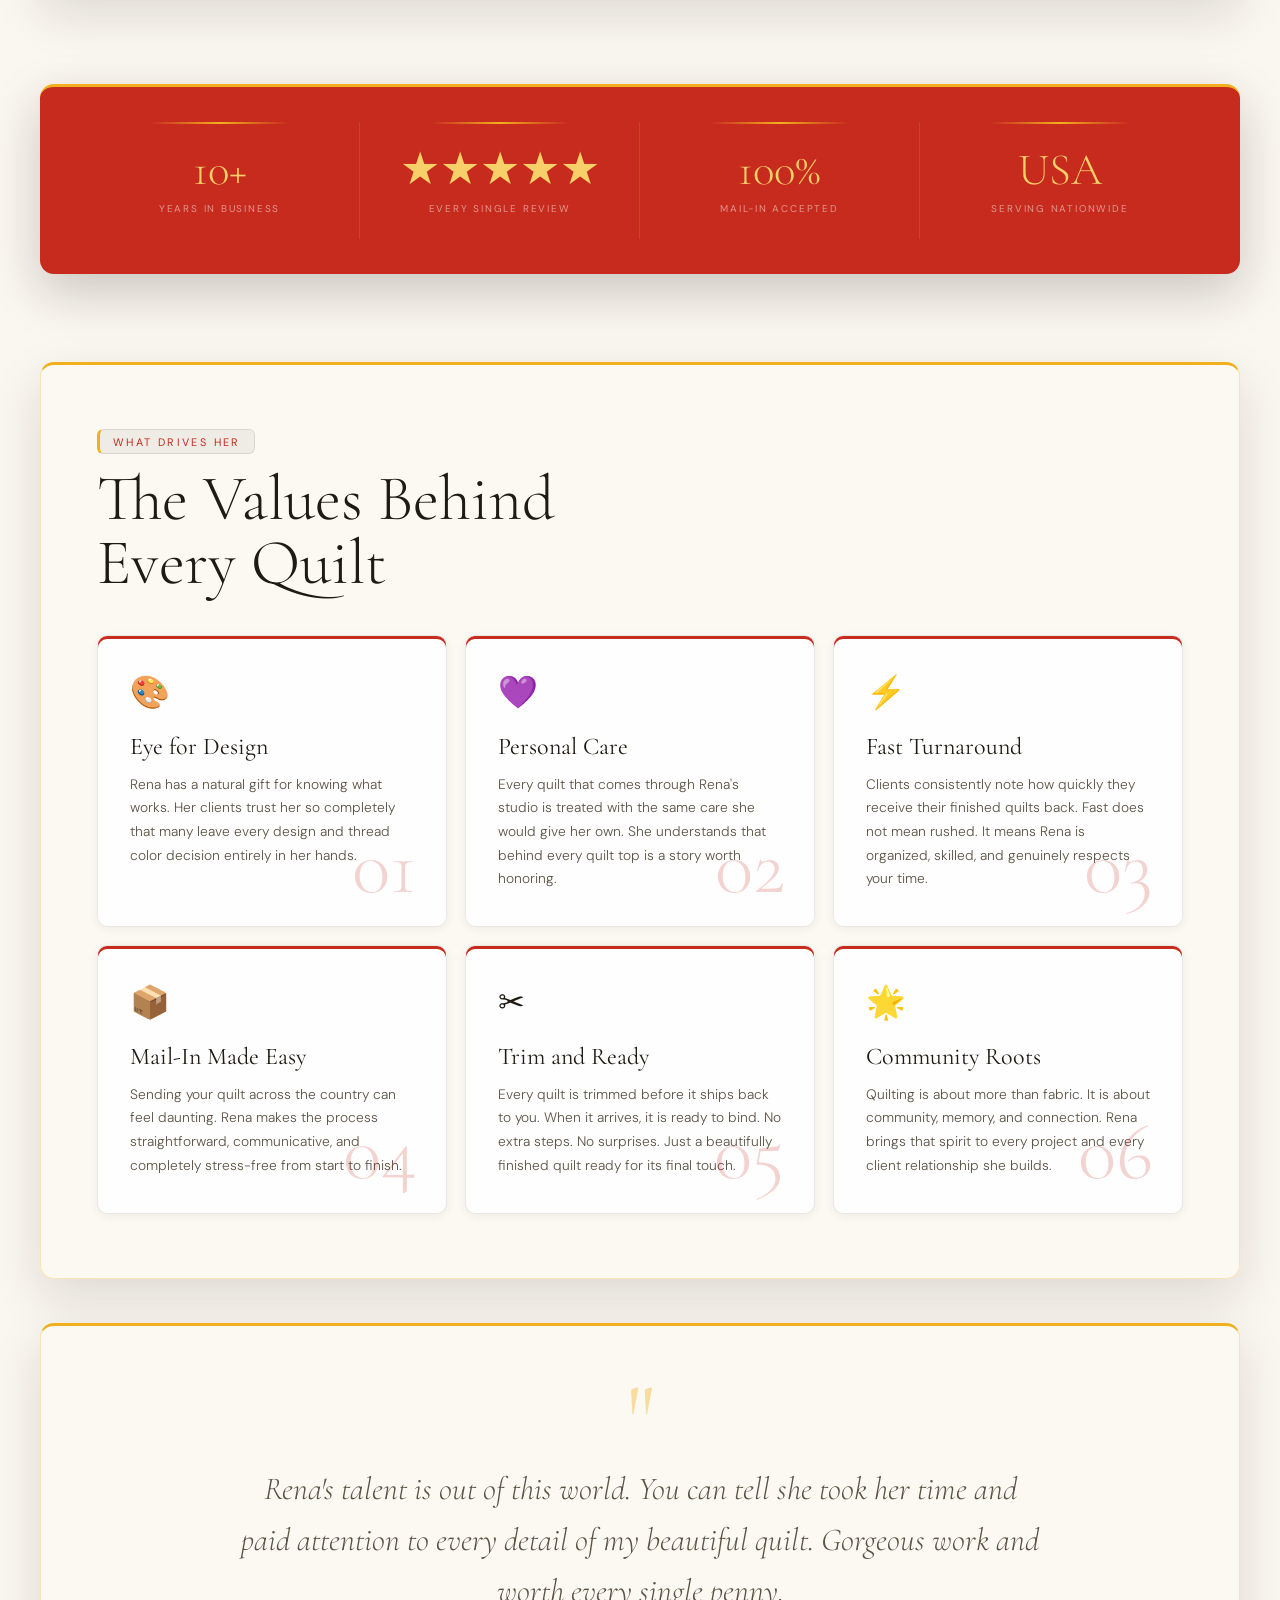
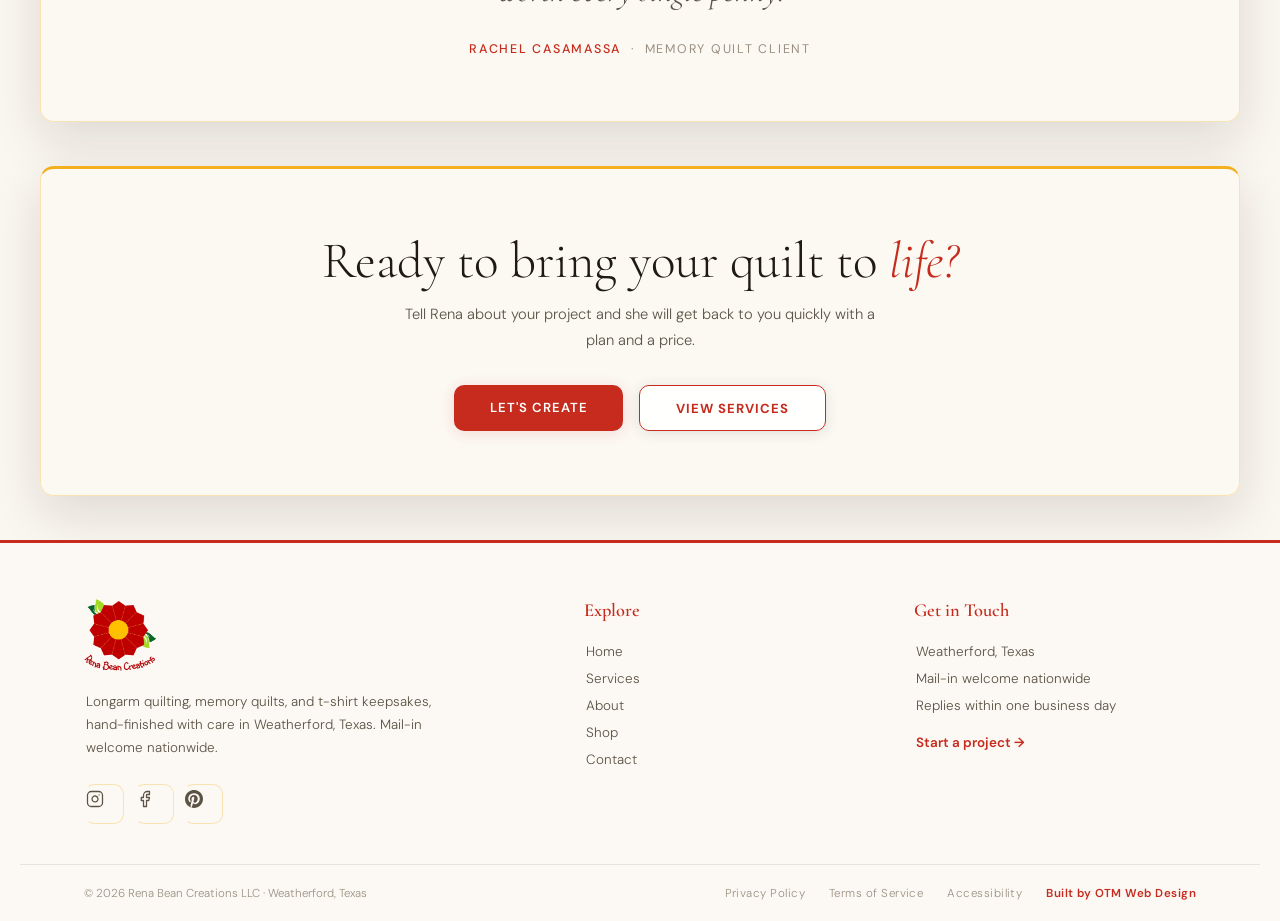
<file: about.html>
<!DOCTYPE html>
<html lang="en">
<head>
  <meta charset="UTF-8">
  <meta name="viewport" content="width=device-width, initial-scale=1.0">
  <title>About Rena | Rena Bean Creations</title>
  <meta name="description" content="Meet Rena Hernandez, the longarm quilting artist behind Rena Bean Creations in Weatherford, Texas. Her story, values, and craft.">
  <link rel="preconnect" href="https://fonts.googleapis.com">
  <link rel="preconnect" href="https://fonts.gstatic.com" crossorigin>
  <link href="https://fonts.googleapis.com/css2?family=Cormorant+Garamond:ital,wght@0,300;0,400;0,600;1,300;1,400;1,600&family=DM+Sans:ital,opsz,wght@0,9..40,300;0,9..40,400;0,9..40,500;0,9..40,700;1,9..40,300&display=swap" rel="stylesheet">
  <link rel="stylesheet" href="style.css">
  <style>
    /* ABOUT PAGE SECTIONS (page-specific) */
    .story-section {
      padding: 6rem 4rem;
      background: rgba(255,255,255,0.5);
      backdrop-filter: blur(6px);
      position: relative;
    }
    .story-inner {
      max-width: 1100px; margin: 0 auto;
      display: grid; grid-template-columns: 1fr 1.1fr;
      gap: 7rem; align-items: start;
    }
    .story-image-stack { position: relative; }
    .story-img-main {
      width: 100%; max-width: 380px;
      aspect-ratio: 3/4;
      border: 1px solid var(--border-gold);
      overflow: hidden; position: relative;
      background: rgba(255,255,255,0.6);
    }
    .story-img-main img {
      width: 100%; height: 100%;
      object-fit: cover; object-position: top;
      display: block;
    }
    .story-img-main.no-photo {
      display: flex; align-items: center; justify-content: center;
      color: var(--text-dim); font-size: 0.8rem;
      letter-spacing: 0.1em; text-transform: uppercase;
    }
    .story-img-accent {
      position: absolute; top: 20px; left: 20px;
      right: -20px; bottom: -20px;
      border: 1px solid var(--border-gold); z-index: -1;
    }
    .story-img-badge {
      position: absolute; bottom: 1.5rem; left: 50%;
      transform: translateX(-50%);
      background: rgba(40,30,18,0.92);
      backdrop-filter: blur(8px);
      color: #fff; padding: 0.6rem 1.2rem;
      display: flex; align-items: center; gap: 0.6rem;
      font-size: 0.7rem; letter-spacing: 0.1em;
      text-transform: uppercase; white-space: nowrap;
      border: 1px solid rgba(201,168,76,0.4);
    }
    .story-content { padding-top: 0.5rem; }
    .story-content .section-title { margin-bottom: 1.5rem; }
    .story-p {
      font-size: 0.94rem; color: var(--text-muted);
      line-height: 1.88; font-weight: 300; margin-bottom: 1.2rem;
    }
    .story-p strong { color: var(--text); font-weight: 500; }
    .story-divider {
      width: 48px; height: 2px;
      background: linear-gradient(90deg, var(--red), var(--yellow));
      margin: 2rem 0; border-radius: 2px;
    }
    .values-section { padding: 6rem 4rem; }
    .values-grid {
      display: grid; grid-template-columns: repeat(3, 1fr);
      gap: 18px; margin-top: 2.5rem;
    }
    .value-item {
      background: rgba(255,255,255,0.96);
      border: 1px solid var(--border);
      border-radius: 10px;
      box-shadow: inset 0 3px 0 var(--red), 0 2px 10px rgba(40,30,18,0.06);
      padding: 2.2rem 2rem;
      position: relative; overflow: hidden;
      transition: background 0.3s, transform 0.3s, box-shadow 0.3s, border-color 0.3s;
    }
    .value-item::before { display: none; }
    .value-item:hover { background: #fff; transform: translateY(-4px); box-shadow: inset 0 3px 0 var(--red), inset 3px 0 0 var(--green), 0 14px 34px rgba(40,30,18,0.16); border-color: var(--green); }
    .value-item:hover::before { transform: scaleX(1); }
    .value-icon {
      font-size: 2rem; margin-bottom: 1.2rem; display: block;
      transition: transform 0.4s cubic-bezier(0.34,1.56,0.64,1);
    }
    .value-item:hover .value-icon { transform: scale(1.15) rotate(-5deg); }
    .value-num {
      position: absolute; bottom: 1.2rem; right: 1.8rem;
      font-family: 'Cormorant Garamond', serif;
      font-size: 5rem; font-weight: 300;
      color: var(--red); opacity: 0.2;
      line-height: 1; pointer-events: none; transition: opacity 0.3s;
    }
    .value-item:hover .value-num { opacity: 0.45; }
    .value-item h3 {
      font-family: 'Cormorant Garamond', serif;
      font-size: 1.5rem; font-weight: 400;
      margin-bottom: 0.7rem; color: var(--text);
    }
    .value-item p {
      font-size: 0.86rem; color: var(--text-muted);
      line-height: 1.72; font-weight: 300;
    }
    .stats-bar {
      background: transparent;
      padding: 44px 0;
    }
    .stats-bar-inner {
      width: min(1240px, calc(100% - 80px)); margin: 0 auto;
      background: var(--red);
      border-top: 3px solid var(--yellow);
      border-radius: 14px;
      box-shadow: 0 18px 50px rgba(40,30,18,0.22);
      padding: 2.2rem 2.5rem;
      display: grid; grid-template-columns: repeat(4, 1fr); gap: 0;
    }
    .stats-bar-item {
      text-align: center; padding: 1.5rem 1rem;
      border-right: 1px solid rgba(201,168,76,0.2);
      position: relative;
    }
    .stats-bar-item:last-child { border-right: none; }
    .stats-bar-item::before {
      content: '';
      position: absolute; top: 0; left: 25%; right: 25%;
      height: 2px;
      background: linear-gradient(90deg, transparent, var(--yellow), transparent);
    }
    .stats-bar-num {
      font-family: 'Cormorant Garamond', serif;
      font-size: 2.8rem; font-weight: 300;
      color: var(--yellow-light); display: block; line-height: 1.1;
    }
    .stats-bar-label {
      font-size: 0.62rem; letter-spacing: 0.18em;
      text-transform: uppercase; color: rgba(255,255,255,0.5);
      margin-top: 0.4rem; display: block; font-weight: 400;
    }
    .feature-quote-section {
      padding: 6rem 4rem;
      background: rgba(255,255,255,0.4);
      backdrop-filter: blur(4px);
    }
    .feature-quote-inner { max-width: 800px; margin: 0 auto; text-align: center; }
    .feature-quote-mark {
      font-family: 'Cormorant Garamond', serif;
      font-size: 6rem; line-height: 0.6;
      color: var(--yellow); opacity: 0.4;
      display: block; margin-bottom: 1rem;
    }
    .feature-quote {
      font-family: 'Cormorant Garamond', serif;
      font-size: clamp(1.4rem, 3vw, 2rem);
      font-weight: 300; font-style: italic;
      line-height: 1.6; color: var(--text-muted);
      margin-bottom: 1.5rem;
    }
    .feature-quote-author {
      font-size: 0.78rem; letter-spacing: 0.14em;
      text-transform: uppercase; color: var(--text-dim);
    }
    .feature-quote-author span { color: var(--red); font-weight: 500; }
    .about-cta-strip {
      padding: 5rem 4rem; text-align: center;
      background: rgba(255,255,255,0.6);
      backdrop-filter: blur(8px);
    }
    .about-cta-strip h2 {
      font-family: 'Cormorant Garamond', serif;
      font-size: clamp(2rem, 4vw, 3.2rem);
      font-weight: 300; color: var(--text);
      margin-bottom: 0.8rem; line-height: 1.1;
    }
    .about-cta-strip h2 em { font-style: italic; color: var(--red); }
    .about-cta-strip p {
      font-size: 0.92rem; color: var(--text-muted);
      line-height: 1.75; max-width: 480px;
      margin: 0 auto 2rem; font-weight: 300;
    }
    .about-cta-btns { display: flex; gap: 1rem; justify-content: center; flex-wrap: wrap; }
    @media (max-width: 900px) {
      .story-section { padding: 4rem 1.5rem; }
      .story-inner { grid-template-columns: 1fr; gap: 3rem; }
      .story-img-main { max-width: 100%; aspect-ratio: 4/3; }
      .story-img-main img { object-position: center 15%; }
      .values-section { padding: 4rem 1.5rem; }
      .values-grid { grid-template-columns: 1fr; }
      .stats-bar { padding: 2.5rem 1.5rem; }
      .stats-bar-inner { grid-template-columns: repeat(2, 1fr); }
      .stats-bar-item { border-right: none; border-bottom: 1px solid rgba(201,168,76,0.2); }
      .feature-quote-section { padding: 4rem 1.5rem; }
      .about-cta-strip { padding: 4rem 1.5rem; }
      .about-cta-btns { flex-direction: column; align-items: center; }
    }
    @media (max-width: 600px) { .stats-bar-inner { grid-template-columns: 1fr; } }
  </style>
</head>
<body data-page="about">

  <div id="progress-bar"></div>
  <button id="back-top" onclick="window.scrollTo({top:0,behavior:'smooth'})">&#8593;</button>
  <div class="cursor" id="cursor"></div>
  <div class="cursor-ring" id="cursor-ring"></div>
  <a href="tel:8174588409" id="float-call" aria-label="Call Rena Bean Creations"><svg xmlns="http://www.w3.org/2000/svg" width="15" height="15" viewBox="0 0 24 24" fill="none" stroke="currentColor" stroke-width="2" stroke-linecap="round" stroke-linejoin="round"><path d="M22 16.92v3a2 2 0 0 1-2.18 2 19.79 19.79 0 0 1-8.63-3.07 19.5 19.5 0 0 1-6-6 19.79 19.79 0 0 1-3.07-8.67A2 2 0 0 1 4.11 2h3a2 2 0 0 1 2 1.72c.13.96.36 1.9.7 2.81a2 2 0 0 1-.45 2.11L8.09 9.91a16 16 0 0 0 6 6l1.27-1.27a2 2 0 0 1 2.11-.45c.91.34 1.85.57 2.81.7A2 2 0 0 1 22 16.92z"/></svg> (817) 458-8409</a>

  <div id="cookie-banner">
    <p>This site uses cookies to improve your experience. By continuing, you agree to our use of cookies.</p>
    <div class="cookie-btns">
      <button class="cookie-decline" onclick="dismissCookie()">Decline</button>
      <button class="cookie-accept" onclick="dismissCookie()">Accept</button>
    </div>
  </div>

  <!-- NAV -->
  <nav id="main-nav">
    <div class="nav-left">
      <a href="index.html" class="nav-logo">
        <img src="assets/rbc-logo.png" alt="Rena Bean Creations" class="nav-logo-img" onerror="this.style.display='none'; this.nextElementSibling.style.display='inline';">
        <span class="nav-logo-fallback" style="display:none;">Rena Bean Creations</span>
      </a>
      <a href="tel:8174588409" class="nav-phone" aria-label="Call (817) 458-8409"><svg xmlns="http://www.w3.org/2000/svg" viewBox="0 0 24 24" fill="none" stroke="currentColor" stroke-width="2" stroke-linecap="round" stroke-linejoin="round"><path d="M22 16.92v3a2 2 0 0 1-2.18 2 19.79 19.79 0 0 1-8.63-3.07 19.5 19.5 0 0 1-6-6 19.79 19.79 0 0 1-3.07-8.67A2 2 0 0 1 4.11 2h3a2 2 0 0 1 2 1.72c.13.96.36 1.9.7 2.81a2 2 0 0 1-.45 2.11L8.09 9.91a16 16 0 0 0 6 6l1.27-1.27a2 2 0 0 1 2.11-.45c.91.34 1.85.57 2.81.7A2 2 0 0 1 22 16.92z"/></svg> (817) 458-8409</a>
    </div>
    <div class="nav-location"><span class="badge-icon">&#129525;</span> Weatherford, Texas</div>
    <ul class="nav-links">
      <li><a href="index.html" data-nav="home">Home</a></li>
      <li><a href="services.html" data-nav="services">Services</a></li>
      <li><a href="about.html" data-nav="about">About</a></li>
      <li><a href="gallery.html" data-nav="gallery">Gallery</a></li>
      <li><a href="shop.html" class="nav-shop" data-nav="shop">Shop</a></li>
    </ul>
    <a href="contact.html" class="nav-cta">Let's Create</a>
    <button class="hamburger" id="hamburger" onclick="toggleMenu()" aria-label="Open menu">
      <span></span><span></span><span></span>
    </button>
  </nav>

  <!-- MOBILE MENU -->
  <div class="mobile-overlay" id="mobileOverlay" onclick="toggleMenu()"></div>
  <div class="mobile-menu" id="mobileMenu">
    <button class="mobile-menu-close" onclick="toggleMenu()">&#10005;</button>
    <div class="mobile-menu-logo"><img src="assets/rbc-logo.png" alt="Rena Bean Creations" class="mobile-menu-logo-img" onerror="this.style.display='none'; this.nextElementSibling.style.display='inline';"><span class="mobile-menu-logo-fallback" style="display:none;">Rena Bean Creations</span></div>
    <ul class="mobile-menu-links">
      <li><a href="index.html" data-nav="home">Home</a></li>
      <li><a href="services.html" data-nav="services">Services</a></li>
      <li><a href="about.html" data-nav="about">About</a></li>
      <li><a href="gallery.html" data-nav="gallery">Gallery</a></li>
      <li><a href="shop.html" data-nav="shop">Shop</a></li>
      <li><a href="contact.html" data-nav="contact">Contact</a></li>
    </ul>
    <a href="contact.html" class="mobile-menu-cta">Let's Create</a>
    <div class="mobile-menu-footer">
      <div class="footer-socials">
          <a href="https://www.instagram.com/renabeancreations/" target="_blank" rel="noopener" class="footer-social" aria-label="Instagram"><svg xmlns="http://www.w3.org/2000/svg" viewBox="0 0 24 24" fill="none" stroke="currentColor" stroke-width="1.7" stroke-linecap="round" stroke-linejoin="round"><rect x="2" y="2" width="20" height="20" rx="5" ry="5"></rect><path d="M16 11.37A4 4 0 1 1 12.63 8 4 4 0 0 1 16 11.37z"></path><line x1="17.5" y1="6.5" x2="17.51" y2="6.5"></line></svg></a>
          <a href="https://www.facebook.com/profile.php?id=100062982863708" target="_blank" rel="noopener" class="footer-social" aria-label="Facebook"><svg xmlns="http://www.w3.org/2000/svg" viewBox="0 0 24 24" fill="none" stroke="currentColor" stroke-width="1.7" stroke-linecap="round" stroke-linejoin="round"><path d="M18 2h-3a5 5 0 0 0-5 5v3H7v4h3v8h4v-8h3l1-4h-4V7a1 1 0 0 1 1-1h3z"></path></svg></a>
          <a href="https://uk.pinterest.com/rmh3694/rena-bean-creations/" target="_blank" rel="noopener" class="footer-social" aria-label="Pinterest"><svg xmlns="http://www.w3.org/2000/svg" viewBox="0 0 24 24" fill="currentColor"><path d="M12 0C5.373 0 0 5.372 0 12c0 5.084 3.163 9.426 7.627 11.174-.105-.949-.2-2.405.042-3.441.218-.937 1.407-5.965 1.407-5.965s-.359-.719-.359-1.782c0-1.668.967-2.914 2.171-2.914 1.023 0 1.518.769 1.518 1.69 0 1.029-.655 2.568-.994 3.995-.283 1.194.599 2.169 1.777 2.169 2.133 0 3.772-2.249 3.772-5.495 0-2.873-2.064-4.882-5.012-4.882-3.414 0-5.418 2.561-5.418 5.207 0 1.031.397 2.138.893 2.738a.36.36 0 0 1 .083.345c-.091.378-.293 1.193-.333 1.36-.052.22-.174.267-.402.161-1.499-.698-2.436-2.889-2.436-4.649 0-3.785 2.75-7.262 7.929-7.262 4.163 0 7.398 2.967 7.398 6.931 0 4.136-2.607 7.464-6.227 7.464-1.216 0-2.359-.632-2.75-1.378l-.748 2.853c-.271 1.043-1.002 2.35-1.492 3.146C9.57 23.812 10.763 24 12 24c6.627 0 12-5.373 12-12C24 5.372 18.627 0 12 0z"></path></svg></a>
        </div>
    </div>
  </div>

  <!-- PAGE HERO -->
  <section class="page-hero">
    <div class="page-hero-grid"></div>
    <div class="page-hero-bg-text">Rena</div>
    <div class="page-hero-content reveal">
      <div class="section-label">The Story</div>
      <h1 class="page-hero-title">Meet the Artist<br>Behind the <em>Stitches</em></h1>
      <p class="page-hero-sub">A passionate quilting artist based in Weatherford, Texas, whose love for fabric, color, and community is woven into every single project she touches.</p>
    </div>
  </section>

  <!-- STORY -->
  <section class="story-section has-tab">
    <div class="story-inner">
      <div class="story-image-stack reveal">
        <div class="story-img-main">
          <img src="assets/rena-headshot.jpg" alt="Rena Hernandez" onerror="this.parentElement.classList.add('no-photo')">
        </div>
        <div class="story-img-accent"></div>
      </div>
      <div class="story-content reveal reveal-delay-1">
        <div class="section-label">About Rena</div>
        <h2 class="section-title">Crafting Creativity<br>&amp; Community Care</h2>
        <p class="story-p">Meet <strong>Rena Hernandez</strong>, a talented quilt artist whose creative spirit weaves intricate stories through fabric. With a passion for quilting that goes far beyond a hobby, Rena has built a business around transforming ordinary quilt tops into extraordinary masterpieces that capture hearts and stand the test of time.</p>
        <p class="story-p">Based in Weatherford, Texas, Rena operates a longarm quilting studio where clients from across the country ship their quilt tops to be finished with professional care. Her reputation for fast turnaround, beautiful results, and genuine attention to detail has earned her a loyal following of quilters who trust her completely, often choosing "Quilter's Choice" and knowing they will never be disappointed.</p>
        <div class="story-divider"></div>
        <p class="story-p">What sets Rena apart is not just her technical skill, but her <strong>eye for color and design</strong>. Every quilt she touches is treated as a unique creative project. She considers the fabric, the story behind it, and the person it is being made for. The result is always something that feels intentional, personal, and made with genuine care.</p>
        <p class="story-p">When your quilt arrives back at your door, trimmed and ready to bind, you will understand why her clients keep coming back year after year.</p>
        <div class="story-divider"></div>
        <a href="contact.html" class="btn-primary">Let's Create Together</a>
      </div>
    </div>
  </section>

  <!-- STATS BAR -->
  <div class="stats-bar reveal">
    <div class="stats-bar-inner">
      <div class="stats-bar-item">
        <span class="stats-bar-num">10+</span>
        <span class="stats-bar-label">Years in Business</span>
      </div>
      <div class="stats-bar-item">
        <span class="stats-bar-num">&#9733;&#9733;&#9733;&#9733;&#9733;</span>
        <span class="stats-bar-label">Every Single Review</span>
      </div>
      <div class="stats-bar-item">
        <span class="stats-bar-num">100%</span>
        <span class="stats-bar-label">Mail-In Accepted</span>
      </div>
      <div class="stats-bar-item">
        <span class="stats-bar-num">USA</span>
        <span class="stats-bar-label">Serving Nationwide</span>
      </div>
    </div>
  </div>

  <!-- VALUES -->
  <section class="values-section">
    <div class="section-label reveal">What Drives Her</div>
    <h2 class="section-title reveal reveal-delay-1">The Values Behind<br>Every Quilt</h2>
    <div class="values-grid">
      <div class="value-item reveal">
        <span class="value-icon">&#127912;</span>
        <h3>Eye for Design</h3>
        <p>Rena has a natural gift for knowing what works. Her clients trust her so completely that many leave every design and thread color decision entirely in her hands.</p>
        <div class="value-num">01</div>
      </div>
      <div class="value-item reveal reveal-delay-1">
        <span class="value-icon">&#128156;</span>
        <h3>Personal Care</h3>
        <p>Every quilt that comes through Rena's studio is treated with the same care she would give her own. She understands that behind every quilt top is a story worth honoring.</p>
        <div class="value-num">02</div>
      </div>
      <div class="value-item reveal reveal-delay-2">
        <span class="value-icon">&#9889;</span>
        <h3>Fast Turnaround</h3>
        <p>Clients consistently note how quickly they receive their finished quilts back. Fast does not mean rushed. It means Rena is organized, skilled, and genuinely respects your time.</p>
        <div class="value-num">03</div>
      </div>
      <div class="value-item reveal">
        <span class="value-icon">&#128230;</span>
        <h3>Mail-In Made Easy</h3>
        <p>Sending your quilt across the country can feel daunting. Rena makes the process straightforward, communicative, and completely stress-free from start to finish.</p>
        <div class="value-num">04</div>
      </div>
      <div class="value-item reveal reveal-delay-1">
        <span class="value-icon">&#9986;</span>
        <h3>Trim and Ready</h3>
        <p>Every quilt is trimmed before it ships back to you. When it arrives, it is ready to bind. No extra steps. No surprises. Just a beautifully finished quilt ready for its final touch.</p>
        <div class="value-num">05</div>
      </div>
      <div class="value-item reveal reveal-delay-2">
        <span class="value-icon">&#127775;</span>
        <h3>Community Roots</h3>
        <p>Quilting is about more than fabric. It is about community, memory, and connection. Rena brings that spirit to every project and every client relationship she builds.</p>
        <div class="value-num">06</div>
      </div>
    </div>
  </section>

  <!-- FEATURE QUOTE -->
  <section class="feature-quote-section">
    <div class="feature-quote-inner reveal">
      <span class="feature-quote-mark">"</span>
      <p class="feature-quote">Rena's talent is out of this world. You can tell she took her time and paid attention to every detail of my beautiful quilt. Gorgeous work and worth every single penny.</p>
      <div class="feature-quote-author">
        <span>Rachel Casamassa</span> &nbsp;&middot;&nbsp; Memory Quilt Client
      </div>
    </div>
  </section>

  <!-- CTA -->
  <section class="about-cta-strip">
    <h2 class="reveal">Ready to bring your quilt to <em>life?</em></h2>
    <p class="reveal">Tell Rena about your project and she will get back to you quickly with a plan and a price.</p>
    <div class="about-cta-btns reveal">
      <a href="contact.html" class="btn-primary">Let's Create</a>
      <a href="services.html" class="btn-ghost">View Services</a>
    </div>
  </section>

  <!-- FOOTER -->
  <footer>
    <div class="footer-top">
      <div class="footer-col footer-brand">
        <div class="footer-logo"><img src="assets/rbc-logo.png" alt="Rena Bean Creations" class="footer-logo-img" onerror="this.style.display='none'; this.nextElementSibling.style.display='inline';"><span class="footer-logo-fallback" style="display:none;">Rena Bean Creations</span></div>
        <p class="footer-tagline">Longarm quilting, memory quilts, and t-shirt keepsakes, hand-finished with care in Weatherford, Texas. Mail-in welcome nationwide.</p>
        <div class="footer-socials">
          <a href="https://www.instagram.com/renabeancreations/" target="_blank" rel="noopener" class="footer-social" aria-label="Instagram"><svg xmlns="http://www.w3.org/2000/svg" viewBox="0 0 24 24" fill="none" stroke="currentColor" stroke-width="1.7" stroke-linecap="round" stroke-linejoin="round"><rect x="2" y="2" width="20" height="20" rx="5" ry="5"></rect><path d="M16 11.37A4 4 0 1 1 12.63 8 4 4 0 0 1 16 11.37z"></path><line x1="17.5" y1="6.5" x2="17.51" y2="6.5"></line></svg></a>
          <a href="https://www.facebook.com/profile.php?id=100062982863708" target="_blank" rel="noopener" class="footer-social" aria-label="Facebook"><svg xmlns="http://www.w3.org/2000/svg" viewBox="0 0 24 24" fill="none" stroke="currentColor" stroke-width="1.7" stroke-linecap="round" stroke-linejoin="round"><path d="M18 2h-3a5 5 0 0 0-5 5v3H7v4h3v8h4v-8h3l1-4h-4V7a1 1 0 0 1 1-1h3z"></path></svg></a>
          <a href="https://uk.pinterest.com/rmh3694/rena-bean-creations/" target="_blank" rel="noopener" class="footer-social" aria-label="Pinterest"><svg xmlns="http://www.w3.org/2000/svg" viewBox="0 0 24 24" fill="currentColor"><path d="M12 0C5.373 0 0 5.372 0 12c0 5.084 3.163 9.426 7.627 11.174-.105-.949-.2-2.405.042-3.441.218-.937 1.407-5.965 1.407-5.965s-.359-.719-.359-1.782c0-1.668.967-2.914 2.171-2.914 1.023 0 1.518.769 1.518 1.69 0 1.029-.655 2.568-.994 3.995-.283 1.194.599 2.169 1.777 2.169 2.133 0 3.772-2.249 3.772-5.495 0-2.873-2.064-4.882-5.012-4.882-3.414 0-5.418 2.561-5.418 5.207 0 1.031.397 2.138.893 2.738a.36.36 0 0 1 .083.345c-.091.378-.293 1.193-.333 1.36-.052.22-.174.267-.402.161-1.499-.698-2.436-2.889-2.436-4.649 0-3.785 2.75-7.262 7.929-7.262 4.163 0 7.398 2.967 7.398 6.931 0 4.136-2.607 7.464-6.227 7.464-1.216 0-2.359-.632-2.75-1.378l-.748 2.853c-.271 1.043-1.002 2.35-1.492 3.146C9.57 23.812 10.763 24 12 24c6.627 0 12-5.373 12-12C24 5.372 18.627 0 12 0z"></path></svg></a>
        </div>
      </div>
      <div class="footer-col">
        <h4>Explore</h4>
        <a href="index.html">Home</a>
        <a href="services.html">Services</a>
        <a href="about.html">About</a>
        <a href="shop.html">Shop</a>
        <a href="contact.html">Contact</a>
      </div>
      <div class="footer-col">
        <h4>Get in Touch</h4>
        <p>Weatherford, Texas</p>
        <p>Mail-in welcome nationwide</p>
        <p>Replies within one business day</p>
        <a href="contact.html" class="footer-cta-link">Start a project &#8594;</a>
      </div>
    </div>
    <div class="footer-bottom">
      <span>&#169; 2026 Rena Bean Creations LLC &middot; Weatherford, Texas</span>
      <span class="footer-bottom-links">
        <a href="privacy.html">Privacy Policy</a>
        <a href="terms.html">Terms of Service</a>
        <a href="accessibility.html">Accessibility</a>
        <a href="https://otm-designs.com" target="_blank" rel="noopener">Built by OTM Web Design</a>
      </span>
    </div>
  </footer>

  <script src="script.js"></script>
</body>
</html>
</file>
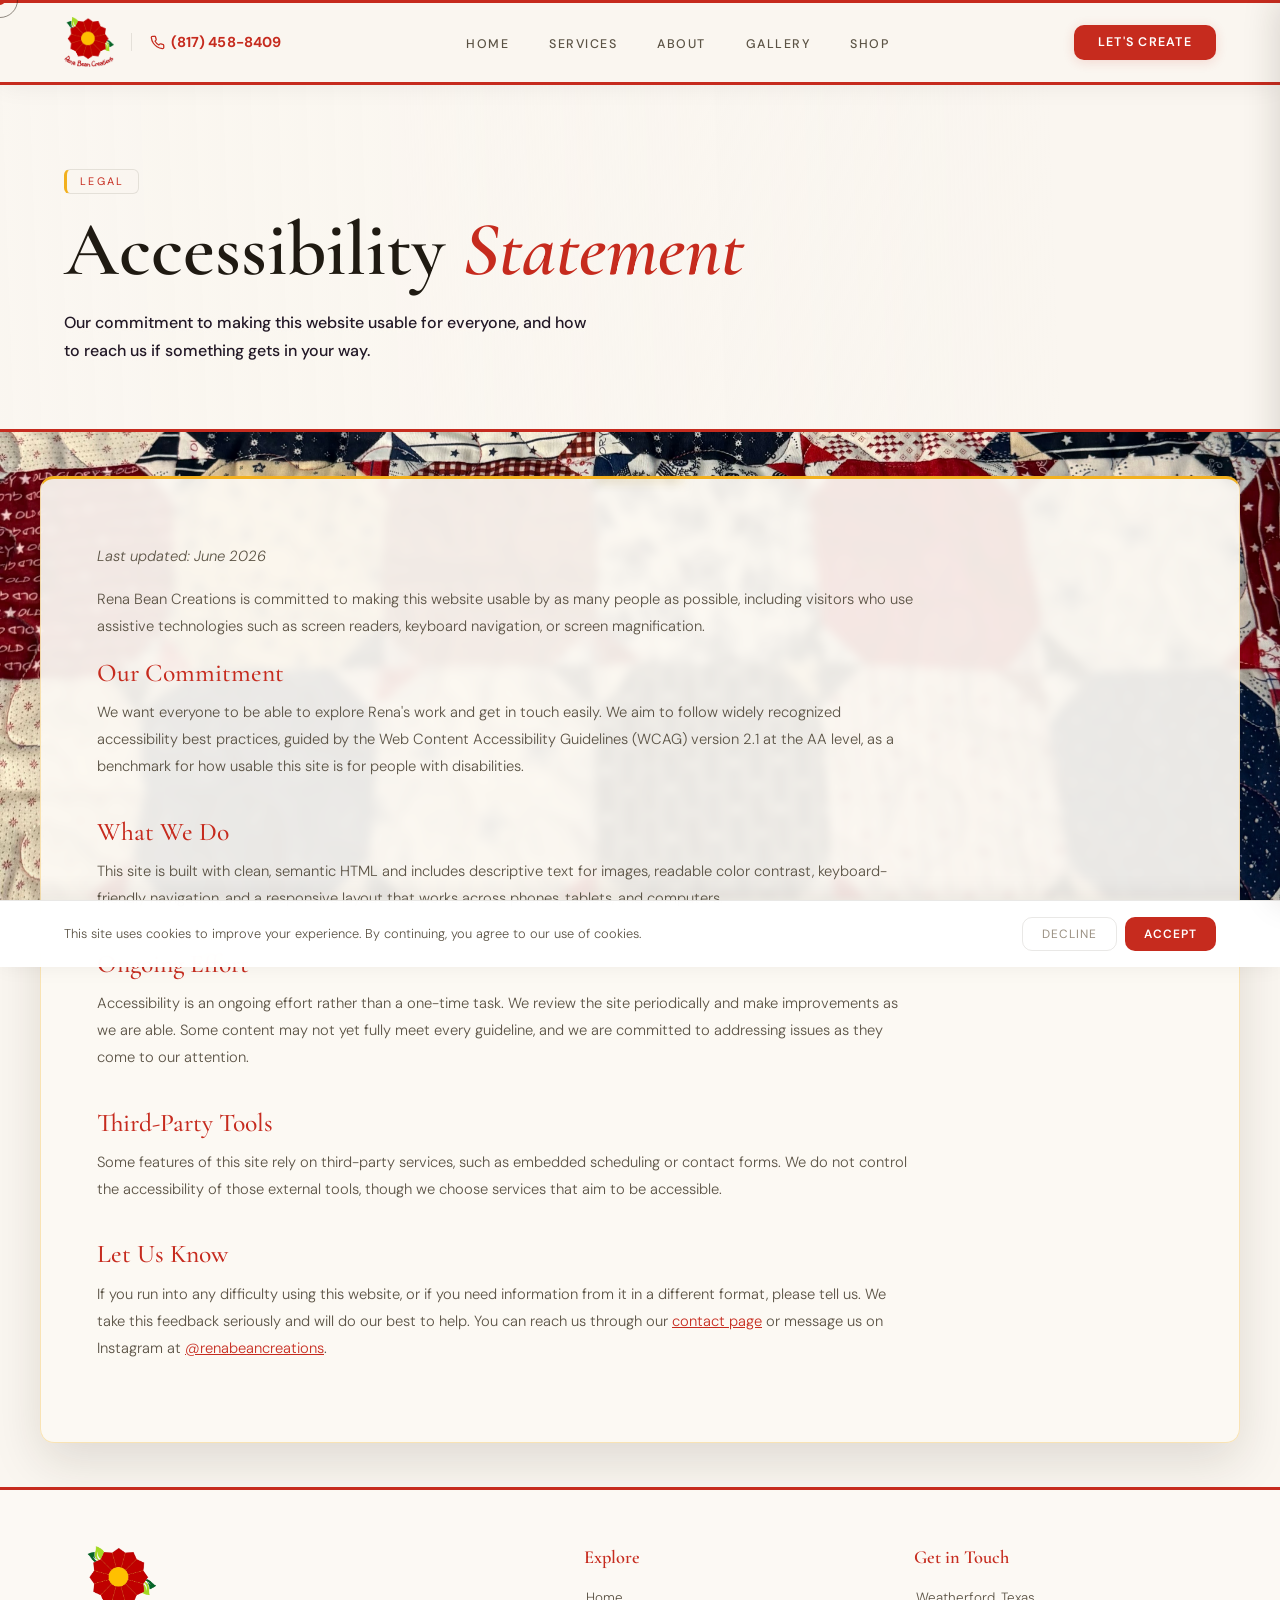
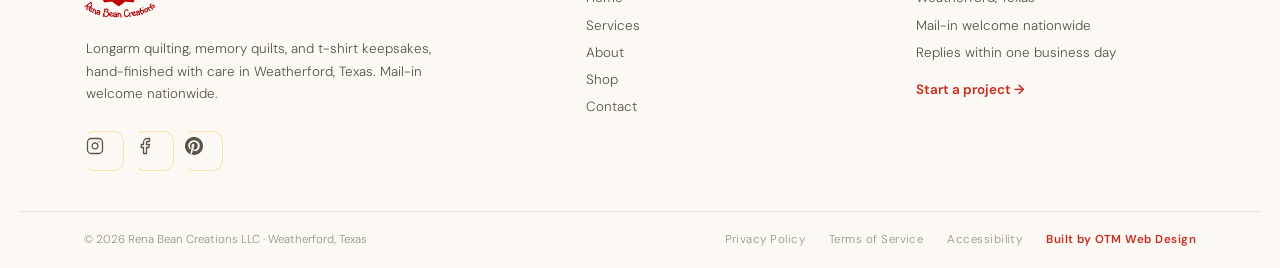
<file: accessibility.html>
<!DOCTYPE html>
<html lang="en">
<head>
  <meta charset="UTF-8">
  <meta name="viewport" content="width=device-width, initial-scale=1.0">
  <title>Accessibility Statement | Rena Bean Creations</title>
  <meta name="description" content="The accessibility statement for Rena Bean Creations, and how to reach us if you encounter any barriers using this site.">
  <meta name="robots" content="noindex">
  <link rel="preconnect" href="https://fonts.googleapis.com">
  <link rel="preconnect" href="https://fonts.gstatic.com" crossorigin>
  <link href="https://fonts.googleapis.com/css2?family=Cormorant+Garamond:ital,wght@0,300;0,400;0,600;1,300;1,400;1,600&family=DM+Sans:ital,opsz,wght@0,9..40,300;0,9..40,400;0,9..40,500;0,9..40,700;1,9..40,300&display=swap" rel="stylesheet">
  <link rel="stylesheet" href="style.css">
</head>
<body data-page="accessibility">

  <div id="progress-bar"></div>
  <button id="back-top" onclick="window.scrollTo({top:0,behavior:'smooth'})">&#8593;</button>
  <div class="cursor" id="cursor"></div>
  <div class="cursor-ring" id="cursor-ring"></div>
  <a href="tel:8174588409" id="float-call" aria-label="Call Rena Bean Creations"><svg xmlns="http://www.w3.org/2000/svg" width="15" height="15" viewBox="0 0 24 24" fill="none" stroke="currentColor" stroke-width="2" stroke-linecap="round" stroke-linejoin="round"><path d="M22 16.92v3a2 2 0 0 1-2.18 2 19.79 19.79 0 0 1-8.63-3.07 19.5 19.5 0 0 1-6-6 19.79 19.79 0 0 1-3.07-8.67A2 2 0 0 1 4.11 2h3a2 2 0 0 1 2 1.72c.13.96.36 1.9.7 2.81a2 2 0 0 1-.45 2.11L8.09 9.91a16 16 0 0 0 6 6l1.27-1.27a2 2 0 0 1 2.11-.45c.91.34 1.85.57 2.81.7A2 2 0 0 1 22 16.92z"/></svg> (817) 458-8409</a>

  <div id="cookie-banner">
    <p>This site uses cookies to improve your experience. By continuing, you agree to our use of cookies.</p>
    <div class="cookie-btns">
      <button class="cookie-decline" onclick="dismissCookie()">Decline</button>
      <button class="cookie-accept" onclick="dismissCookie()">Accept</button>
    </div>
  </div>

  <!-- NAV -->
  <nav id="main-nav">
    <div class="nav-left">
      <a href="index.html" class="nav-logo">
        <img src="assets/rbc-logo.png" alt="Rena Bean Creations" class="nav-logo-img" onerror="this.style.display='none'; this.nextElementSibling.style.display='inline';">
        <span class="nav-logo-fallback" style="display:none;">Rena Bean Creations</span>
      </a>
      <a href="tel:8174588409" class="nav-phone" aria-label="Call (817) 458-8409"><svg xmlns="http://www.w3.org/2000/svg" viewBox="0 0 24 24" fill="none" stroke="currentColor" stroke-width="2" stroke-linecap="round" stroke-linejoin="round"><path d="M22 16.92v3a2 2 0 0 1-2.18 2 19.79 19.79 0 0 1-8.63-3.07 19.5 19.5 0 0 1-6-6 19.79 19.79 0 0 1-3.07-8.67A2 2 0 0 1 4.11 2h3a2 2 0 0 1 2 1.72c.13.96.36 1.9.7 2.81a2 2 0 0 1-.45 2.11L8.09 9.91a16 16 0 0 0 6 6l1.27-1.27a2 2 0 0 1 2.11-.45c.91.34 1.85.57 2.81.7A2 2 0 0 1 22 16.92z"/></svg> (817) 458-8409</a>
    </div>
    <div class="nav-location"><span class="badge-icon">&#129525;</span> Weatherford, Texas</div>
    <ul class="nav-links">
      <li><a href="index.html" data-nav="home">Home</a></li>
      <li><a href="services.html" data-nav="services">Services</a></li>
      <li><a href="about.html" data-nav="about">About</a></li>
      <li><a href="gallery.html" data-nav="gallery">Gallery</a></li>
      <li><a href="shop.html" data-nav="shop">Shop</a></li>
    </ul>
    <a href="contact.html" class="nav-cta">Let's Create</a>
    <button class="hamburger" id="hamburger" onclick="toggleMenu()" aria-label="Open menu">
      <span></span><span></span><span></span>
    </button>
  </nav>

  <!-- MOBILE MENU -->
  <div class="mobile-overlay" id="mobileOverlay" onclick="toggleMenu()"></div>
  <div class="mobile-menu" id="mobileMenu">
    <button class="mobile-menu-close" onclick="toggleMenu()">&#10005;</button>
    <div class="mobile-menu-logo"><img src="assets/rbc-logo.png" alt="Rena Bean Creations" class="mobile-menu-logo-img" onerror="this.style.display='none'; this.nextElementSibling.style.display='inline';"><span class="mobile-menu-logo-fallback" style="display:none;">Rena Bean Creations</span></div>
    <ul class="mobile-menu-links">
      <li><a href="index.html" data-nav="home">Home</a></li>
      <li><a href="services.html" data-nav="services">Services</a></li>
      <li><a href="about.html" data-nav="about">About</a></li>
      <li><a href="gallery.html" data-nav="gallery">Gallery</a></li>
      <li><a href="shop.html" data-nav="shop">Shop</a></li>
      <li><a href="contact.html" data-nav="contact">Contact</a></li>
    </ul>
    <a href="contact.html" class="mobile-menu-cta">Let's Create</a>
    <div class="mobile-menu-footer">
      <div class="footer-socials">
          <a href="https://www.instagram.com/renabeancreations/" target="_blank" rel="noopener" class="footer-social" aria-label="Instagram"><svg xmlns="http://www.w3.org/2000/svg" viewBox="0 0 24 24" fill="none" stroke="currentColor" stroke-width="1.7" stroke-linecap="round" stroke-linejoin="round"><rect x="2" y="2" width="20" height="20" rx="5" ry="5"></rect><path d="M16 11.37A4 4 0 1 1 12.63 8 4 4 0 0 1 16 11.37z"></path><line x1="17.5" y1="6.5" x2="17.51" y2="6.5"></line></svg></a>
          <a href="https://www.facebook.com/profile.php?id=100062982863708" target="_blank" rel="noopener" class="footer-social" aria-label="Facebook"><svg xmlns="http://www.w3.org/2000/svg" viewBox="0 0 24 24" fill="none" stroke="currentColor" stroke-width="1.7" stroke-linecap="round" stroke-linejoin="round"><path d="M18 2h-3a5 5 0 0 0-5 5v3H7v4h3v8h4v-8h3l1-4h-4V7a1 1 0 0 1 1-1h3z"></path></svg></a>
          <a href="https://uk.pinterest.com/rmh3694/rena-bean-creations/" target="_blank" rel="noopener" class="footer-social" aria-label="Pinterest"><svg xmlns="http://www.w3.org/2000/svg" viewBox="0 0 24 24" fill="currentColor"><path d="M12 0C5.373 0 0 5.372 0 12c0 5.084 3.163 9.426 7.627 11.174-.105-.949-.2-2.405.042-3.441.218-.937 1.407-5.965 1.407-5.965s-.359-.719-.359-1.782c0-1.668.967-2.914 2.171-2.914 1.023 0 1.518.769 1.518 1.69 0 1.029-.655 2.568-.994 3.995-.283 1.194.599 2.169 1.777 2.169 2.133 0 3.772-2.249 3.772-5.495 0-2.873-2.064-4.882-5.012-4.882-3.414 0-5.418 2.561-5.418 5.207 0 1.031.397 2.138.893 2.738a.36.36 0 0 1 .083.345c-.091.378-.293 1.193-.333 1.36-.052.22-.174.267-.402.161-1.499-.698-2.436-2.889-2.436-4.649 0-3.785 2.75-7.262 7.929-7.262 4.163 0 7.398 2.967 7.398 6.931 0 4.136-2.607 7.464-6.227 7.464-1.216 0-2.359-.632-2.75-1.378l-.748 2.853c-.271 1.043-1.002 2.35-1.492 3.146C9.57 23.812 10.763 24 12 24c6.627 0 12-5.373 12-12C24 5.372 18.627 0 12 0z"></path></svg></a>
        </div>
    </div>
  </div>

  <!-- PAGE HERO -->
  <section class="page-hero">
    <div class="page-hero-content reveal">
      <div class="section-label">Legal</div>
      <h1 class="page-hero-title">Accessibility <em>Statement</em></h1>
      <p class="page-hero-sub">Our commitment to making this website usable for everyone, and how to reach us if something gets in your way.</p>
    </div>
  </section>

  <!-- LEGAL -->
  <section class="has-tab">
    <div class="legal-body">
      <p class="legal-updated">Last updated: June 2026</p>
      <p>Rena Bean Creations is committed to making this website usable by as many people as possible, including visitors who use assistive technologies such as screen readers, keyboard navigation, or screen magnification.</p>

      <h2>Our Commitment</h2>
      <p>We want everyone to be able to explore Rena's work and get in touch easily. We aim to follow widely recognized accessibility best practices, guided by the Web Content Accessibility Guidelines (WCAG) version 2.1 at the AA level, as a benchmark for how usable this site is for people with disabilities.</p>

      <h2>What We Do</h2>
      <p>This site is built with clean, semantic HTML and includes descriptive text for images, readable color contrast, keyboard-friendly navigation, and a responsive layout that works across phones, tablets, and computers.</p>

      <h2>Ongoing Effort</h2>
      <p>Accessibility is an ongoing effort rather than a one-time task. We review the site periodically and make improvements as we are able. Some content may not yet fully meet every guideline, and we are committed to addressing issues as they come to our attention.</p>

      <h2>Third-Party Tools</h2>
      <p>Some features of this site rely on third-party services, such as embedded scheduling or contact forms. We do not control the accessibility of those external tools, though we choose services that aim to be accessible.</p>

      <h2>Let Us Know</h2>
      <p>If you run into any difficulty using this website, or if you need information from it in a different format, please tell us. We take this feedback seriously and will do our best to help. You can reach us through our <a href="contact.html">contact page</a> or message us on Instagram at <a href="https://www.instagram.com/renabeancreations/" target="_blank" rel="noopener">@renabeancreations</a>.</p>
    </div>
  </section>

  <!-- FOOTER -->
  <footer>
    <div class="footer-top">
      <div class="footer-col footer-brand">
        <div class="footer-logo"><img src="assets/rbc-logo.png" alt="Rena Bean Creations" class="footer-logo-img" onerror="this.style.display='none'; this.nextElementSibling.style.display='inline';"><span class="footer-logo-fallback" style="display:none;">Rena Bean Creations</span></div>
        <p class="footer-tagline">Longarm quilting, memory quilts, and t-shirt keepsakes, hand-finished with care in Weatherford, Texas. Mail-in welcome nationwide.</p>
        <div class="footer-socials">
          <a href="https://www.instagram.com/renabeancreations/" target="_blank" rel="noopener" class="footer-social" aria-label="Instagram"><svg xmlns="http://www.w3.org/2000/svg" viewBox="0 0 24 24" fill="none" stroke="currentColor" stroke-width="1.7" stroke-linecap="round" stroke-linejoin="round"><rect x="2" y="2" width="20" height="20" rx="5" ry="5"></rect><path d="M16 11.37A4 4 0 1 1 12.63 8 4 4 0 0 1 16 11.37z"></path><line x1="17.5" y1="6.5" x2="17.51" y2="6.5"></line></svg></a>
          <a href="https://www.facebook.com/profile.php?id=100062982863708" target="_blank" rel="noopener" class="footer-social" aria-label="Facebook"><svg xmlns="http://www.w3.org/2000/svg" viewBox="0 0 24 24" fill="none" stroke="currentColor" stroke-width="1.7" stroke-linecap="round" stroke-linejoin="round"><path d="M18 2h-3a5 5 0 0 0-5 5v3H7v4h3v8h4v-8h3l1-4h-4V7a1 1 0 0 1 1-1h3z"></path></svg></a>
          <a href="https://uk.pinterest.com/rmh3694/rena-bean-creations/" target="_blank" rel="noopener" class="footer-social" aria-label="Pinterest"><svg xmlns="http://www.w3.org/2000/svg" viewBox="0 0 24 24" fill="currentColor"><path d="M12 0C5.373 0 0 5.372 0 12c0 5.084 3.163 9.426 7.627 11.174-.105-.949-.2-2.405.042-3.441.218-.937 1.407-5.965 1.407-5.965s-.359-.719-.359-1.782c0-1.668.967-2.914 2.171-2.914 1.023 0 1.518.769 1.518 1.69 0 1.029-.655 2.568-.994 3.995-.283 1.194.599 2.169 1.777 2.169 2.133 0 3.772-2.249 3.772-5.495 0-2.873-2.064-4.882-5.012-4.882-3.414 0-5.418 2.561-5.418 5.207 0 1.031.397 2.138.893 2.738a.36.36 0 0 1 .083.345c-.091.378-.293 1.193-.333 1.36-.052.22-.174.267-.402.161-1.499-.698-2.436-2.889-2.436-4.649 0-3.785 2.75-7.262 7.929-7.262 4.163 0 7.398 2.967 7.398 6.931 0 4.136-2.607 7.464-6.227 7.464-1.216 0-2.359-.632-2.75-1.378l-.748 2.853c-.271 1.043-1.002 2.35-1.492 3.146C9.57 23.812 10.763 24 12 24c6.627 0 12-5.373 12-12C24 5.372 18.627 0 12 0z"></path></svg></a>
        </div>
      </div>
      <div class="footer-col">
        <h4>Explore</h4>
        <a href="index.html">Home</a>
        <a href="services.html">Services</a>
        <a href="about.html">About</a>
        <a href="shop.html">Shop</a>
        <a href="contact.html">Contact</a>
      </div>
      <div class="footer-col">
        <h4>Get in Touch</h4>
        <p>Weatherford, Texas</p>
        <p>Mail-in welcome nationwide</p>
        <p>Replies within one business day</p>
        <a href="contact.html" class="footer-cta-link">Start a project &#8594;</a>
      </div>
    </div>
    <div class="footer-bottom">
      <span>&#169; 2026 Rena Bean Creations LLC &middot; Weatherford, Texas</span>
      <span class="footer-bottom-links">
        <a href="privacy.html">Privacy Policy</a>
        <a href="terms.html">Terms of Service</a>
        <a href="accessibility.html">Accessibility</a>
        <a href="https://otm-designs.com" target="_blank" rel="noopener">Built by OTM Web Design</a>
      </span>
    </div>
  </footer>

  <script src="script.js"></script>
</body>
</html>
</file>
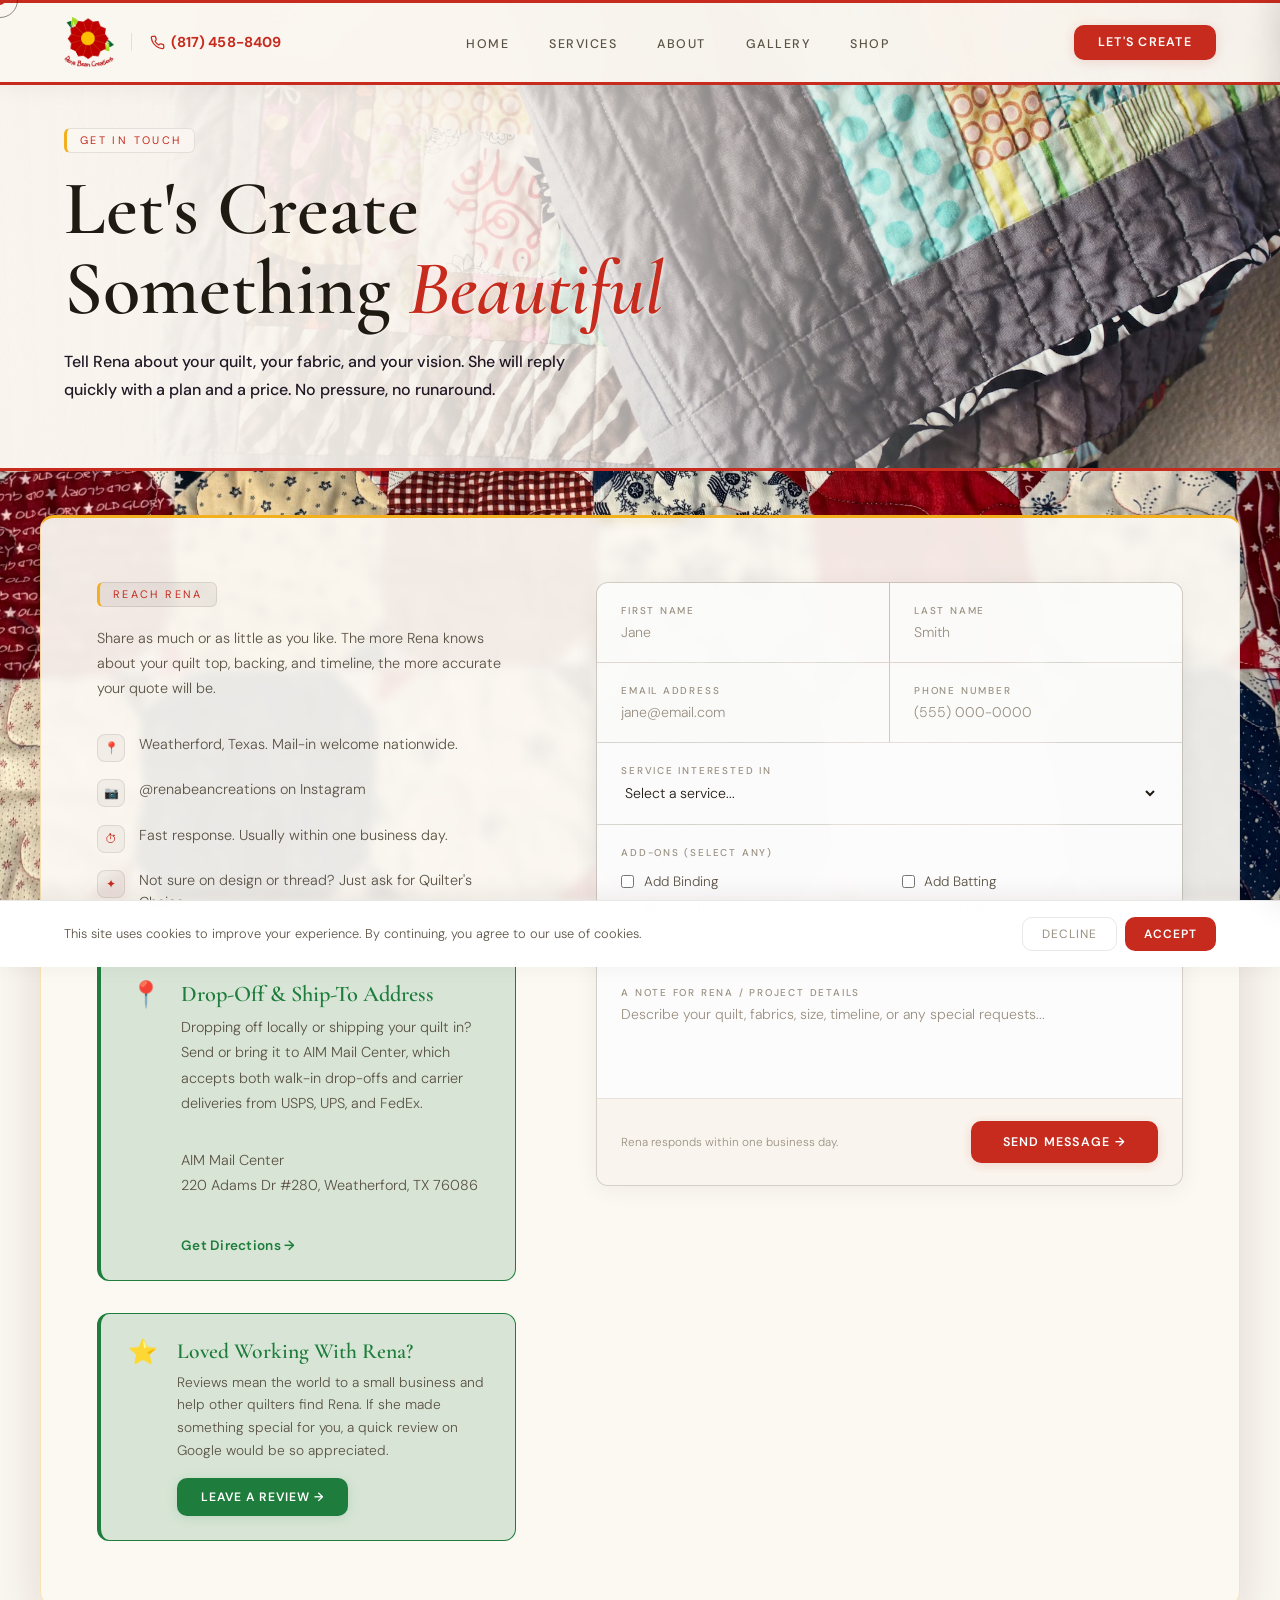
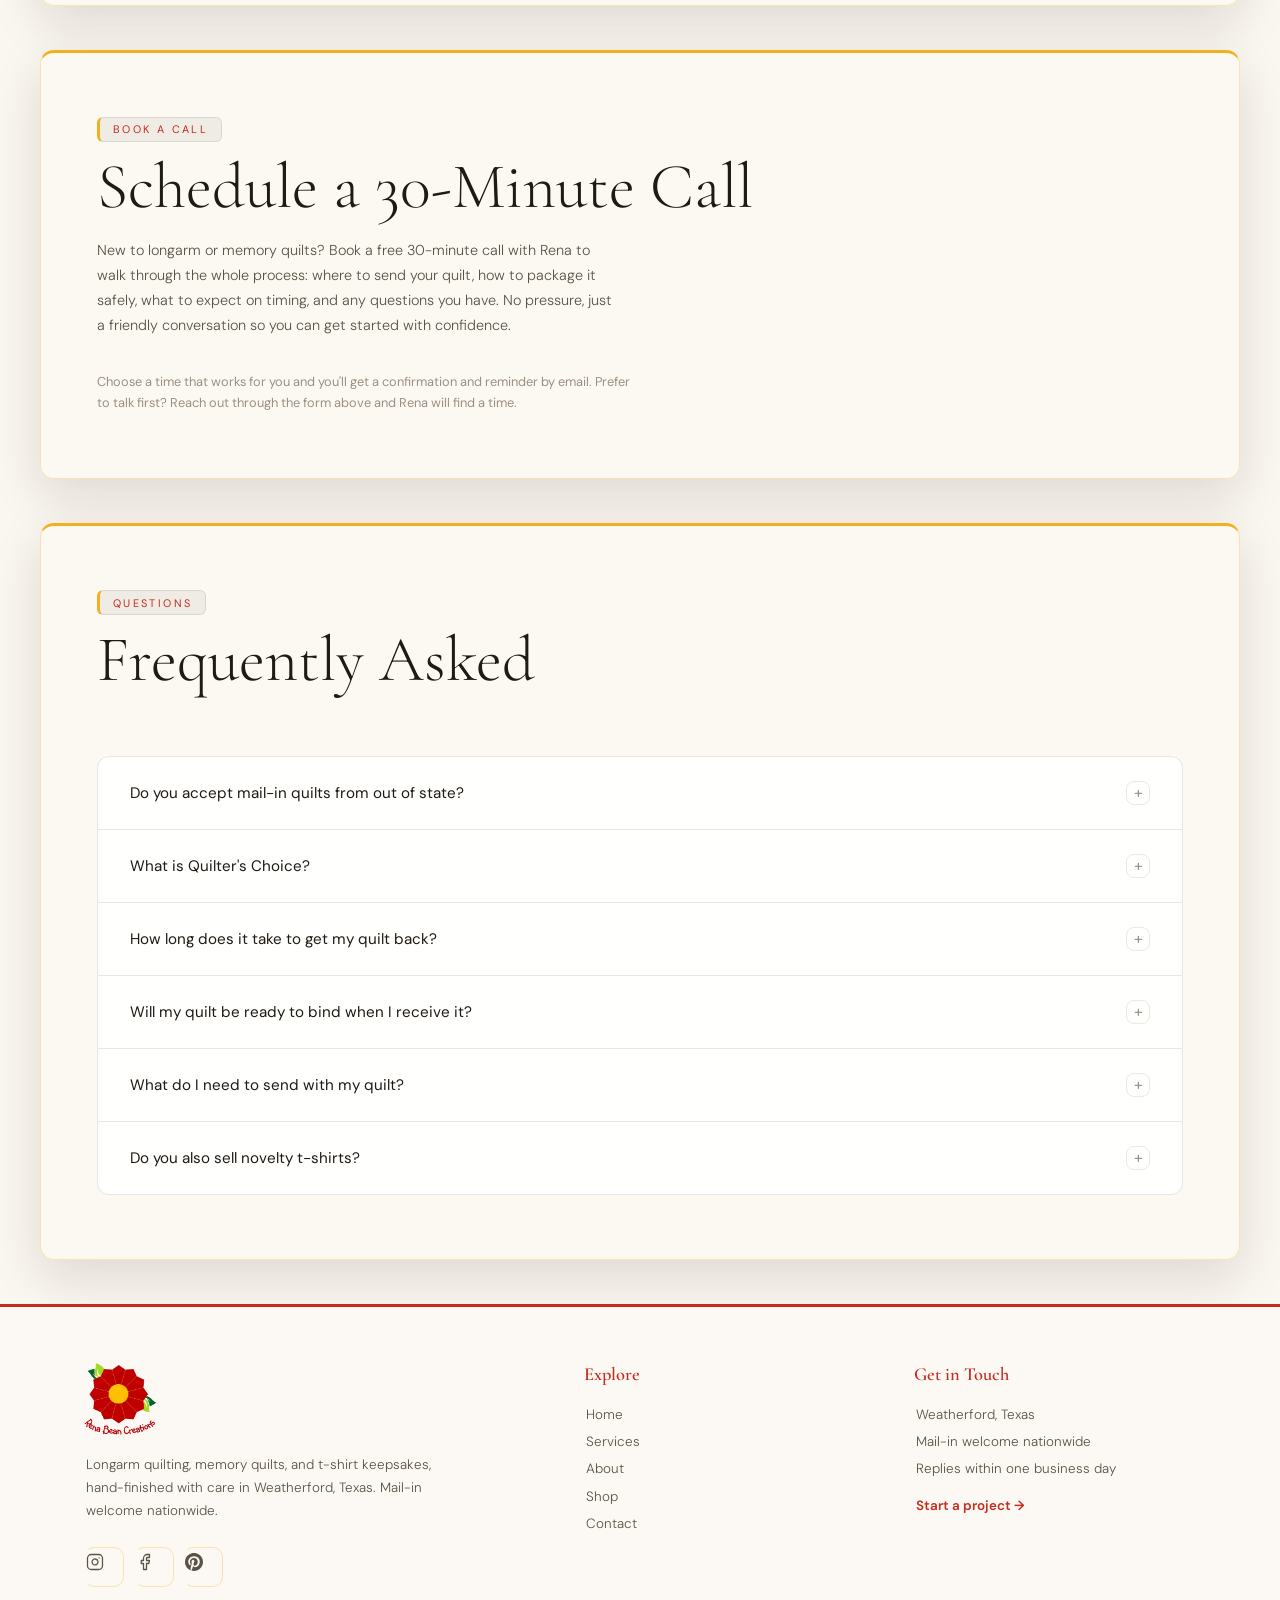
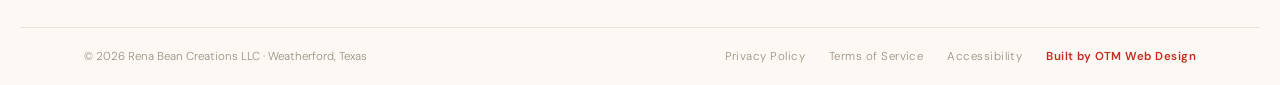
<file: contact.html>
<!DOCTYPE html>
<html lang="en">
<head>
  <meta charset="UTF-8">
  <meta name="viewport" content="width=device-width, initial-scale=1.0">
  <title>Contact | Rena Bean Creations</title>
  <meta name="description" content="Start your quilting project with Rena Bean Creations. Tell Rena about your quilt, choose your add-ons, and she will reply with a plan and a price.">
  <link rel="preconnect" href="https://fonts.googleapis.com">
  <link rel="preconnect" href="https://fonts.gstatic.com" crossorigin>
  <link href="https://fonts.googleapis.com/css2?family=Cormorant+Garamond:ital,wght@0,300;0,400;0,600;1,300;1,400;1,600&family=DM+Sans:ital,opsz,wght@0,9..40,300;0,9..40,400;0,9..40,500;0,9..40,700;1,9..40,300&display=swap" rel="stylesheet">
  <link rel="stylesheet" href="style.css">
  <style>
    /* CONTACT PAGE (page-specific) */
    .review-card { display: flex; align-items: flex-start; gap: 1.2rem; margin-top: 2rem; background: var(--green-glow); border: 1px solid var(--green); border-left: 4px solid var(--green); border-radius: 12px; padding: 1.5rem 1.7rem; }
    .review-card-icon { font-size: 1.5rem; flex-shrink: 0; line-height: 1.2; }
    .review-card-info h4 { font-family: 'Cormorant Garamond', serif; font-size: 1.35rem; font-weight: 600; color: var(--green); margin-bottom: 0.4rem; }
    .review-card-info p { font-size: 0.86rem; color: var(--text-muted); line-height: 1.65; font-weight: 300; margin-bottom: 1rem; }
    .review-btn { display: inline-flex; align-items: center; gap: 0.5rem; background: var(--green); color: #fff; padding: 0.7rem 1.5rem; border-radius: 10px; font-family: 'DM Sans', sans-serif; font-size: 0.76rem; font-weight: 600; letter-spacing: 0.08em; text-transform: uppercase; text-decoration: none; cursor: none; transition: background 0.2s, transform 0.15s; box-shadow: 0 2px 12px var(--green-glow); }
    .review-btn:hover { background: #166130; transform: translateY(-1px); }
  </style>
</head>
<body data-page="contact">

  <div id="progress-bar"></div>
  <button id="back-top" onclick="window.scrollTo({top:0,behavior:'smooth'})">&#8593;</button>
  <div class="cursor" id="cursor"></div>
  <div class="cursor-ring" id="cursor-ring"></div>
  <a href="tel:8174588409" id="float-call" aria-label="Call Rena Bean Creations"><svg xmlns="http://www.w3.org/2000/svg" width="15" height="15" viewBox="0 0 24 24" fill="none" stroke="currentColor" stroke-width="2" stroke-linecap="round" stroke-linejoin="round"><path d="M22 16.92v3a2 2 0 0 1-2.18 2 19.79 19.79 0 0 1-8.63-3.07 19.5 19.5 0 0 1-6-6 19.79 19.79 0 0 1-3.07-8.67A2 2 0 0 1 4.11 2h3a2 2 0 0 1 2 1.72c.13.96.36 1.9.7 2.81a2 2 0 0 1-.45 2.11L8.09 9.91a16 16 0 0 0 6 6l1.27-1.27a2 2 0 0 1 2.11-.45c.91.34 1.85.57 2.81.7A2 2 0 0 1 22 16.92z"/></svg> (817) 458-8409</a>

  <div id="cookie-banner">
    <p>This site uses cookies to improve your experience. By continuing, you agree to our use of cookies.</p>
    <div class="cookie-btns">
      <button class="cookie-decline" onclick="dismissCookie()">Decline</button>
      <button class="cookie-accept" onclick="dismissCookie()">Accept</button>
    </div>
  </div>

  <!-- NAV -->
  <nav id="main-nav">
    <div class="nav-left">
      <a href="index.html" class="nav-logo">
        <img src="assets/rbc-logo.png" alt="Rena Bean Creations" class="nav-logo-img" onerror="this.style.display='none'; this.nextElementSibling.style.display='inline';">
        <span class="nav-logo-fallback" style="display:none;">Rena Bean Creations</span>
      </a>
      <a href="tel:8174588409" class="nav-phone" aria-label="Call (817) 458-8409"><svg xmlns="http://www.w3.org/2000/svg" viewBox="0 0 24 24" fill="none" stroke="currentColor" stroke-width="2" stroke-linecap="round" stroke-linejoin="round"><path d="M22 16.92v3a2 2 0 0 1-2.18 2 19.79 19.79 0 0 1-8.63-3.07 19.5 19.5 0 0 1-6-6 19.79 19.79 0 0 1-3.07-8.67A2 2 0 0 1 4.11 2h3a2 2 0 0 1 2 1.72c.13.96.36 1.9.7 2.81a2 2 0 0 1-.45 2.11L8.09 9.91a16 16 0 0 0 6 6l1.27-1.27a2 2 0 0 1 2.11-.45c.91.34 1.85.57 2.81.7A2 2 0 0 1 22 16.92z"/></svg> (817) 458-8409</a>
    </div>
    <div class="nav-location"><span class="badge-icon">&#129525;</span> Weatherford, Texas</div>
    <ul class="nav-links">
      <li><a href="index.html" data-nav="home">Home</a></li>
      <li><a href="services.html" data-nav="services">Services</a></li>
      <li><a href="about.html" data-nav="about">About</a></li>
      <li><a href="gallery.html" data-nav="gallery">Gallery</a></li>
      <li><a href="shop.html" class="nav-shop" data-nav="shop">Shop</a></li>
    </ul>
    <a href="contact.html" class="nav-cta">Let's Create</a>
    <button class="hamburger" id="hamburger" onclick="toggleMenu()" aria-label="Open menu">
      <span></span><span></span><span></span>
    </button>
  </nav>

  <!-- MOBILE MENU -->
  <div class="mobile-overlay" id="mobileOverlay" onclick="toggleMenu()"></div>
  <div class="mobile-menu" id="mobileMenu">
    <button class="mobile-menu-close" onclick="toggleMenu()">&#10005;</button>
    <div class="mobile-menu-logo"><img src="assets/rbc-logo.png" alt="Rena Bean Creations" class="mobile-menu-logo-img" onerror="this.style.display='none'; this.nextElementSibling.style.display='inline';"><span class="mobile-menu-logo-fallback" style="display:none;">Rena Bean Creations</span></div>
    <ul class="mobile-menu-links">
      <li><a href="index.html" data-nav="home">Home</a></li>
      <li><a href="services.html" data-nav="services">Services</a></li>
      <li><a href="about.html" data-nav="about">About</a></li>
      <li><a href="gallery.html" data-nav="gallery">Gallery</a></li>
      <li><a href="shop.html" data-nav="shop">Shop</a></li>
      <li><a href="contact.html" data-nav="contact">Contact</a></li>
    </ul>
    <a href="contact.html" class="mobile-menu-cta">Let's Create</a>
    <div class="mobile-menu-footer">
      <div class="footer-socials">
          <a href="https://www.instagram.com/renabeancreations/" target="_blank" rel="noopener" class="footer-social" aria-label="Instagram"><svg xmlns="http://www.w3.org/2000/svg" viewBox="0 0 24 24" fill="none" stroke="currentColor" stroke-width="1.7" stroke-linecap="round" stroke-linejoin="round"><rect x="2" y="2" width="20" height="20" rx="5" ry="5"></rect><path d="M16 11.37A4 4 0 1 1 12.63 8 4 4 0 0 1 16 11.37z"></path><line x1="17.5" y1="6.5" x2="17.51" y2="6.5"></line></svg></a>
          <a href="https://www.facebook.com/profile.php?id=100062982863708" target="_blank" rel="noopener" class="footer-social" aria-label="Facebook"><svg xmlns="http://www.w3.org/2000/svg" viewBox="0 0 24 24" fill="none" stroke="currentColor" stroke-width="1.7" stroke-linecap="round" stroke-linejoin="round"><path d="M18 2h-3a5 5 0 0 0-5 5v3H7v4h3v8h4v-8h3l1-4h-4V7a1 1 0 0 1 1-1h3z"></path></svg></a>
          <a href="https://uk.pinterest.com/rmh3694/rena-bean-creations/" target="_blank" rel="noopener" class="footer-social" aria-label="Pinterest"><svg xmlns="http://www.w3.org/2000/svg" viewBox="0 0 24 24" fill="currentColor"><path d="M12 0C5.373 0 0 5.372 0 12c0 5.084 3.163 9.426 7.627 11.174-.105-.949-.2-2.405.042-3.441.218-.937 1.407-5.965 1.407-5.965s-.359-.719-.359-1.782c0-1.668.967-2.914 2.171-2.914 1.023 0 1.518.769 1.518 1.69 0 1.029-.655 2.568-.994 3.995-.283 1.194.599 2.169 1.777 2.169 2.133 0 3.772-2.249 3.772-5.495 0-2.873-2.064-4.882-5.012-4.882-3.414 0-5.418 2.561-5.418 5.207 0 1.031.397 2.138.893 2.738a.36.36 0 0 1 .083.345c-.091.378-.293 1.193-.333 1.36-.052.22-.174.267-.402.161-1.499-.698-2.436-2.889-2.436-4.649 0-3.785 2.75-7.262 7.929-7.262 4.163 0 7.398 2.967 7.398 6.931 0 4.136-2.607 7.464-6.227 7.464-1.216 0-2.359-.632-2.75-1.378l-.748 2.853c-.271 1.043-1.002 2.35-1.492 3.146C9.57 23.812 10.763 24 12 24c6.627 0 12-5.373 12-12C24 5.372 18.627 0 12 0z"></path></svg></a>
        </div>
    </div>
  </div>

  <main>

  <!-- PAGE HERO -->
  <section class="page-hero">
    <div class="page-hero-grid"></div>
    <div class="page-hero-bg-text">Hello</div>
    <div class="page-hero-content reveal">
      <div class="section-label">Get in Touch</div>
      <h1 class="page-hero-title">Let's Create<br>Something <em>Beautiful</em></h1>
      <p class="page-hero-sub">Tell Rena about your quilt, your fabric, and your vision. She will reply quickly with a plan and a price. No pressure, no runaround.</p>
    </div>
  </section>

  <!-- CONTACT -->
  <section id="contact" class="contact-section has-tab">
    <div class="contact-inner" style="margin-top:0;">
      <div class="contact-info reveal">
        <div class="section-label" style="margin-bottom:1.2rem;">Reach Rena</div>
        <p>Share as much or as little as you like. The more Rena knows about your quilt top, backing, and timeline, the more accurate your quote will be.</p>
        <div class="contact-detail">
          <div class="contact-detail-icon">&#128205;</div>
          <span>Weatherford, Texas. Mail-in welcome nationwide.</span>
        </div>
        <div class="contact-detail">
          <div class="contact-detail-icon">&#128247;</div>
          <span>@renabeancreations on Instagram</span>
        </div>
        <div class="contact-detail">
          <div class="contact-detail-icon">&#9201;</div>
          <span>Fast response. Usually within one business day.</span>
        </div>
        <div class="contact-detail">
          <div class="contact-detail-icon">&#10022;</div>
          <span>Not sure on design or thread? Just ask for Quilter's Choice.</span>
        </div>
        <div class="dropoff-card">
          <div class="dropoff-icon">&#128205;</div>
          <div class="dropoff-info">
            <h4>Drop-Off &amp; Ship-To Address</h4>
            <p>Dropping off locally or shipping your quilt in? Send or bring it to AIM Mail Center, which accepts both walk-in drop-offs and carrier deliveries from USPS, UPS, and FedEx.</p>
            <p class="dropoff-address">AIM Mail Center<br>220 Adams Dr #280, Weatherford, TX 76086</p>
            <a href="https://www.google.com/maps/search/?api=1&amp;query=AIM+Mail+Center+220+Adams+Dr+%23280+Weatherford+TX+76086" target="_blank" rel="noopener" class="dropoff-link">Get Directions &#8594;</a>
          </div>
        </div>
        <div class="review-card">
          <div class="review-card-icon">&#11088;</div>
          <div class="review-card-info">
            <h4>Loved Working With Rena?</h4>
            <p>Reviews mean the world to a small business and help other quilters find Rena. If she made something special for you, a quick review on Google would be so appreciated.</p>
            <a href="https://g.page/r/CZgKQ-vSOl6mEBM/review" target="_blank" rel="noopener" class="review-btn">Leave a Review &#8594;</a>
          </div>
        </div>
      </div>
      <div class="reveal reveal-delay-1">
        <form class="contact-form" id="contactForm" action="https://formspree.io/f/xwvjkvpq" method="POST">
          <input type="text" name="_gotcha" class="hp-field" tabindex="-1" autocomplete="off" aria-hidden="true">
          <input type="hidden" name="_subject" value="New project inquiry from Rena Bean Creations site">
          <input type="hidden" name="_next" value="https://renabeancreations.com/thank-you.html">
          <div class="form-row">
            <div class="form-field">
              <label>First Name</label>
              <input type="text" name="first_name" placeholder="Jane" required>
            </div>
            <div class="form-field">
              <label>Last Name</label>
              <input type="text" name="last_name" placeholder="Smith" required>
            </div>
          </div>
          <div class="form-row">
            <div class="form-field">
              <label>Email Address</label>
              <input type="email" name="email" placeholder="jane@email.com" required>
            </div>
            <div class="form-field">
              <label>Phone Number</label>
              <input type="tel" name="phone" placeholder="(555) 000-0000">
            </div>
          </div>
          <div class="form-field">
            <label>Service Interested In</label>
            <select name="service">
              <option value="">Select a service...</option>
              <option>Longarm Quilting</option>
              <option>Memory Quilt</option>
              <option>T-Shirt Memory Quilt</option>
              <option>Novelty T-Shirt Order</option>
              <option>Class Waitlist</option>
              <option>Newsletter Sign-Up</option>
              <option>General Question</option>
            </select>
          </div>
          <div class="addon-checks">
            <span>Add-Ons (select any)</span>
            <div class="addon-checks-grid">
              <label class="addon-check"><input type="checkbox" name="addons" value="Add Binding"> Add Binding</label>
              <label class="addon-check"><input type="checkbox" name="addons" value="Add Batting"> Add Batting</label>
              <label class="addon-check"><input type="checkbox" name="addons" value="Backing Piecing"> Backing Piecing</label>
              <label class="addon-check"><input type="checkbox" name="addons" value="Rush Order"> Rush Order</label>
              <label class="addon-check"><input type="checkbox" name="addons" value="Quilter's Choice"> Quilter's Choice</label>
            </div>
          </div>
          <div class="form-field">
            <label>A Note for Rena / Project Details</label>
            <textarea rows="4" name="project_details" placeholder="Describe your quilt, fabrics, size, timeline, or any special requests..."></textarea>
          </div>
          <div class="form-submit-row">
            <span class="form-note">Rena responds within one business day.</span>
            <button type="submit" class="form-submit">Send Message &#8594;</button>
          </div>
        </form>
      </div>
    </div>
  </section>

  <!-- BOOK A CALL -->
  <section class="appt-section">
    <div class="section-label reveal">Book a Call</div>
    <h2 class="section-title reveal reveal-delay-1">Schedule a 30-Minute Call</h2>
    <p class="section-sub reveal reveal-delay-1">New to longarm or memory quilts? Book a free 30-minute call with Rena to walk through the whole process: where to send your quilt, how to package it safely, what to expect on timing, and any questions you have. No pressure, just a friendly conversation so you can get started with confidence.</p>
    <div class="reveal reveal-delay-2" style="margin-top:2rem;">
      <!-- Google Calendar Appointment Scheduling begin -->
      <link href="https://calendar.google.com/calendar/scheduling-button-script.css" rel="stylesheet">
      <script src="https://calendar.google.com/calendar/scheduling-button-script.js" async></script>
      <script>
      (function() {
        var target = document.currentScript;
        window.addEventListener('load', function() {
          calendar.schedulingButton.load({
            url: 'https://calendar.google.com/calendar/appointments/schedules/AcZssZ1Ds6ncVyEZuN1XXybVbnZX9BLn4l5cbxDnvnJhG-Zbzd_QUWC3rLWyhX0CgIVK7Ct2GT7DOQ0l?gv=true',
            color: '#C62B1E',
            label: 'Book Your Free Call',
            target,
          });
        });
      })();
      </script>
      <!-- end Google Calendar Appointment Scheduling -->
      <p style="margin-top:1.1rem;font-size:0.8rem;color:var(--text-dim);line-height:1.7;max-width:540px;">Choose a time that works for you and you'll get a confirmation and reminder by email. Prefer to talk first? Reach out through the form above and Rena will find a time.</p>
    </div>
  </section>

  <!-- FAQ -->
  <section id="faq" class="faq-section">
    <div class="section-label reveal">Questions</div>
    <h2 class="section-title reveal reveal-delay-1">Frequently Asked</h2>
    <div class="faq-list reveal reveal-delay-2">
      <div class="faq-item">
        <button class="faq-question" onclick="toggleFaq(this)">
          Do you accept mail-in quilts from out of state?
          <span class="faq-icon">+</span>
        </button>
        <div class="faq-answer">
          <p>Yes, absolutely. Rena works with clients nationwide. USPS small prepaid boxes are a great affordable option for shipping quilt tops and backings. Rena will confirm receipt when your package arrives and keep you updated throughout the process.</p>
        </div>
      </div>
      <div class="faq-item">
        <button class="faq-question" onclick="toggleFaq(this)">
          What is Quilter's Choice?
          <span class="faq-icon">+</span>
        </button>
        <div class="faq-answer">
          <p>Quilter's Choice means you leave the design and thread color decisions to Rena. She has such a strong eye for what works with each unique quilt that many long-time clients choose this option every single time and have never been disappointed with the result.</p>
        </div>
      </div>
      <div class="faq-item">
        <button class="faq-question" onclick="toggleFaq(this)">
          How long does it take to get my quilt back?
          <span class="faq-icon">+</span>
        </button>
        <div class="faq-answer">
          <p>Turnaround time varies based on current demand. Rena is known for fast turnaround and will give you an honest timeline estimate when you reach out. Need it sooner? Ask about a rush order. Many clients are pleasantly surprised by how quickly their quilt comes back.</p>
        </div>
      </div>
      <div class="faq-item">
        <button class="faq-question" onclick="toggleFaq(this)">
          Will my quilt be ready to bind when I receive it?
          <span class="faq-icon">+</span>
        </button>
        <div class="faq-answer">
          <p>Yes. Rena trims every quilt before shipping it back so when it arrives in your hands it is ready to bind. You can also add binding as a service and Rena will finish the edges for you before it ships.</p>
        </div>
      </div>
      <div class="faq-item">
        <button class="faq-question" onclick="toggleFaq(this)">
          What do I need to send with my quilt?
          <span class="faq-icon">+</span>
        </button>
        <div class="faq-answer">
          <p>Send your finished quilt top and backing fabric. Batting can be added as a service if you would like Rena to supply it. Include a note with your name, contact information, and any preferences or special instructions, or just add them to the form above.</p>
        </div>
      </div>
      <div class="faq-item">
        <button class="faq-question" onclick="toggleFaq(this)">
          Do you also sell novelty t-shirts?
          <span class="faq-icon">+</span>
        </button>
        <div class="faq-answer">
          <p>Yes. Rena carries a small collection of quilting-themed novelty tees starting at $14.99. Visit the shop page to see the collection, then reach out and let Rena know which shirt and size you would like.</p>
        </div>
      </div>
    </div>
  </section>

  </main>

  <!-- FOOTER -->
  <footer>
    <div class="footer-top">
      <div class="footer-col footer-brand">
        <div class="footer-logo"><img src="assets/rbc-logo.png" alt="Rena Bean Creations" class="footer-logo-img" onerror="this.style.display='none'; this.nextElementSibling.style.display='inline';"><span class="footer-logo-fallback" style="display:none;">Rena Bean Creations</span></div>
        <p class="footer-tagline">Longarm quilting, memory quilts, and t-shirt keepsakes, hand-finished with care in Weatherford, Texas. Mail-in welcome nationwide.</p>
        <div class="footer-socials">
          <a href="https://www.instagram.com/renabeancreations/" target="_blank" rel="noopener" class="footer-social" aria-label="Instagram"><svg xmlns="http://www.w3.org/2000/svg" viewBox="0 0 24 24" fill="none" stroke="currentColor" stroke-width="1.7" stroke-linecap="round" stroke-linejoin="round"><rect x="2" y="2" width="20" height="20" rx="5" ry="5"></rect><path d="M16 11.37A4 4 0 1 1 12.63 8 4 4 0 0 1 16 11.37z"></path><line x1="17.5" y1="6.5" x2="17.51" y2="6.5"></line></svg></a>
          <a href="https://www.facebook.com/profile.php?id=100062982863708" target="_blank" rel="noopener" class="footer-social" aria-label="Facebook"><svg xmlns="http://www.w3.org/2000/svg" viewBox="0 0 24 24" fill="none" stroke="currentColor" stroke-width="1.7" stroke-linecap="round" stroke-linejoin="round"><path d="M18 2h-3a5 5 0 0 0-5 5v3H7v4h3v8h4v-8h3l1-4h-4V7a1 1 0 0 1 1-1h3z"></path></svg></a>
          <a href="https://uk.pinterest.com/rmh3694/rena-bean-creations/" target="_blank" rel="noopener" class="footer-social" aria-label="Pinterest"><svg xmlns="http://www.w3.org/2000/svg" viewBox="0 0 24 24" fill="currentColor"><path d="M12 0C5.373 0 0 5.372 0 12c0 5.084 3.163 9.426 7.627 11.174-.105-.949-.2-2.405.042-3.441.218-.937 1.407-5.965 1.407-5.965s-.359-.719-.359-1.782c0-1.668.967-2.914 2.171-2.914 1.023 0 1.518.769 1.518 1.69 0 1.029-.655 2.568-.994 3.995-.283 1.194.599 2.169 1.777 2.169 2.133 0 3.772-2.249 3.772-5.495 0-2.873-2.064-4.882-5.012-4.882-3.414 0-5.418 2.561-5.418 5.207 0 1.031.397 2.138.893 2.738a.36.36 0 0 1 .083.345c-.091.378-.293 1.193-.333 1.36-.052.22-.174.267-.402.161-1.499-.698-2.436-2.889-2.436-4.649 0-3.785 2.75-7.262 7.929-7.262 4.163 0 7.398 2.967 7.398 6.931 0 4.136-2.607 7.464-6.227 7.464-1.216 0-2.359-.632-2.75-1.378l-.748 2.853c-.271 1.043-1.002 2.35-1.492 3.146C9.57 23.812 10.763 24 12 24c6.627 0 12-5.373 12-12C24 5.372 18.627 0 12 0z"></path></svg></a>
        </div>
      </div>
      <div class="footer-col">
        <h4>Explore</h4>
        <a href="index.html">Home</a>
        <a href="services.html">Services</a>
        <a href="about.html">About</a>
        <a href="shop.html">Shop</a>
        <a href="contact.html">Contact</a>
      </div>
      <div class="footer-col">
        <h4>Get in Touch</h4>
        <p>Weatherford, Texas</p>
        <p>Mail-in welcome nationwide</p>
        <p>Replies within one business day</p>
        <a href="contact.html" class="footer-cta-link">Start a project &#8594;</a>
      </div>
    </div>
    <div class="footer-bottom">
      <span>&#169; 2026 Rena Bean Creations LLC &middot; Weatherford, Texas</span>
      <span class="footer-bottom-links">
        <a href="privacy.html">Privacy Policy</a>
        <a href="terms.html">Terms of Service</a>
        <a href="accessibility.html">Accessibility</a>
        <a href="https://otm-designs.com" target="_blank" rel="noopener">Built by OTM Web Design</a>
      </span>
    </div>
  </footer>

  <script src="script.js"></script>
</body>
</html>
</file>
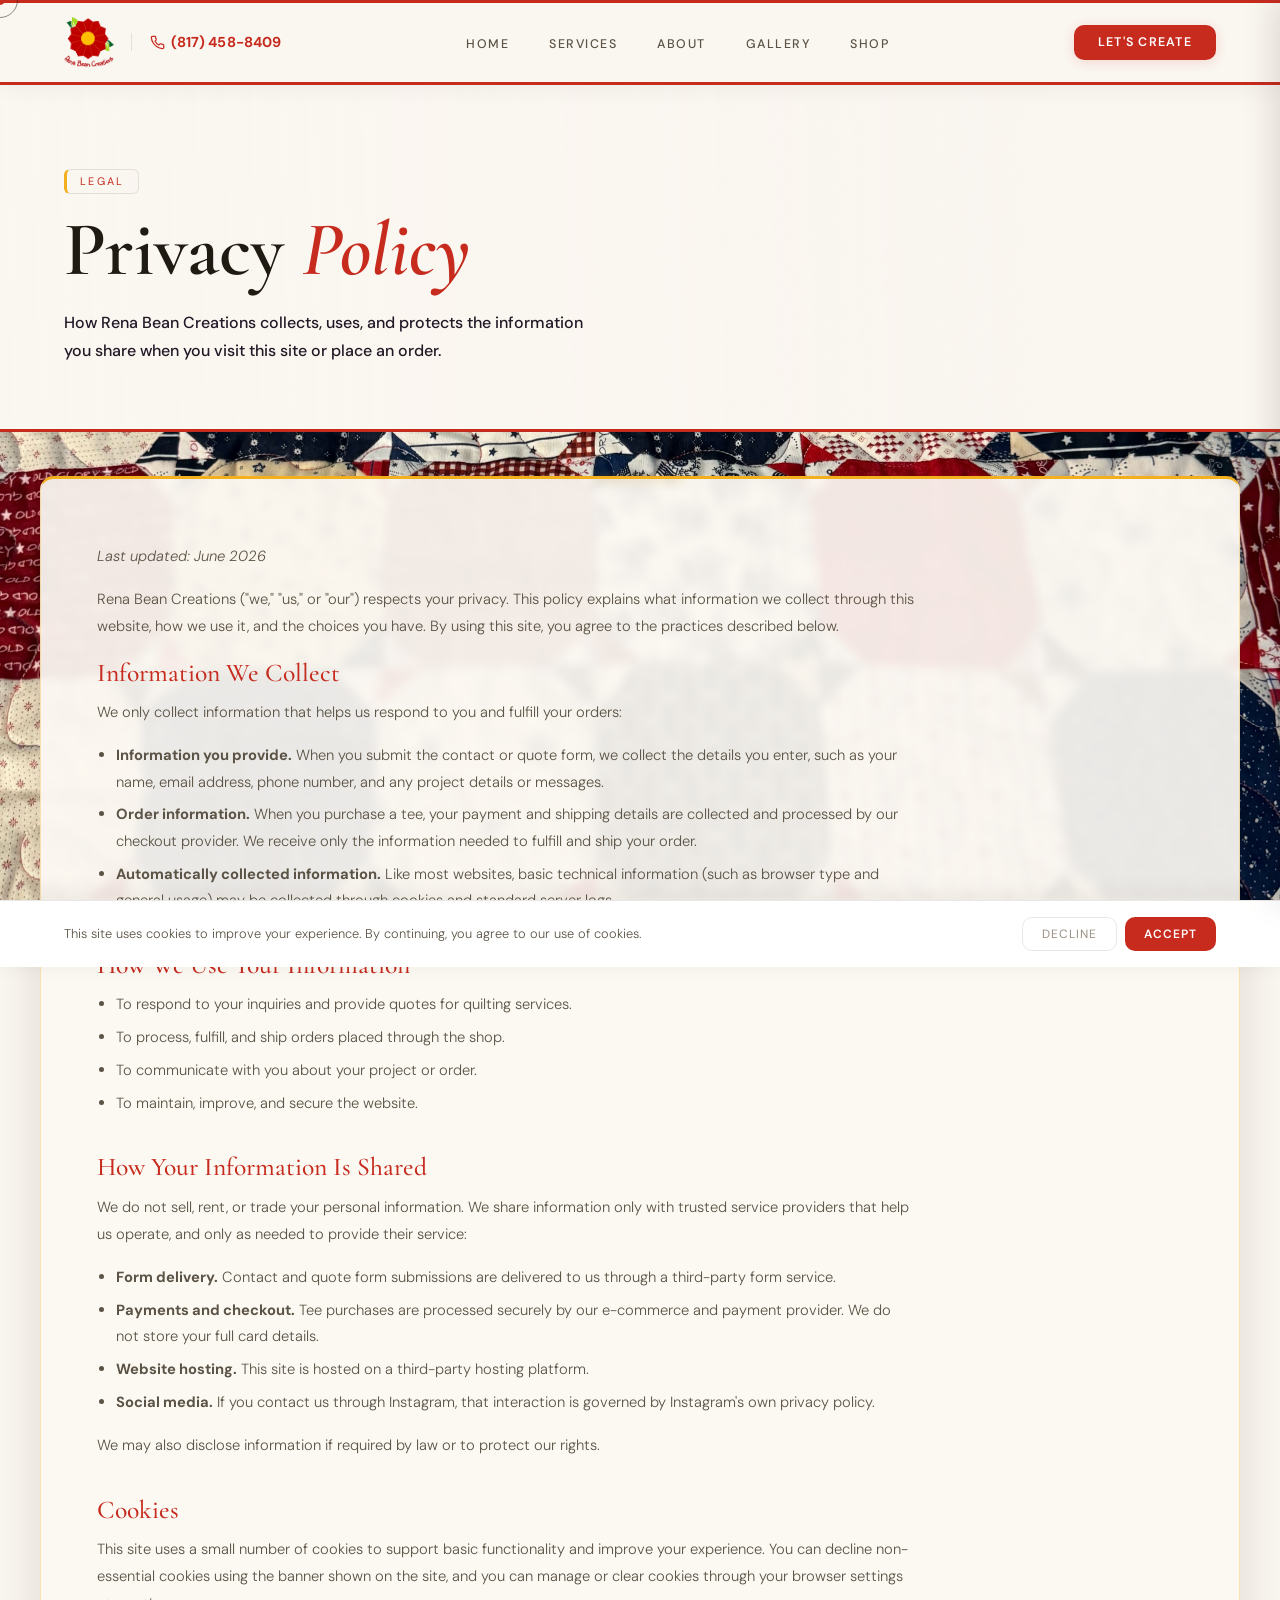
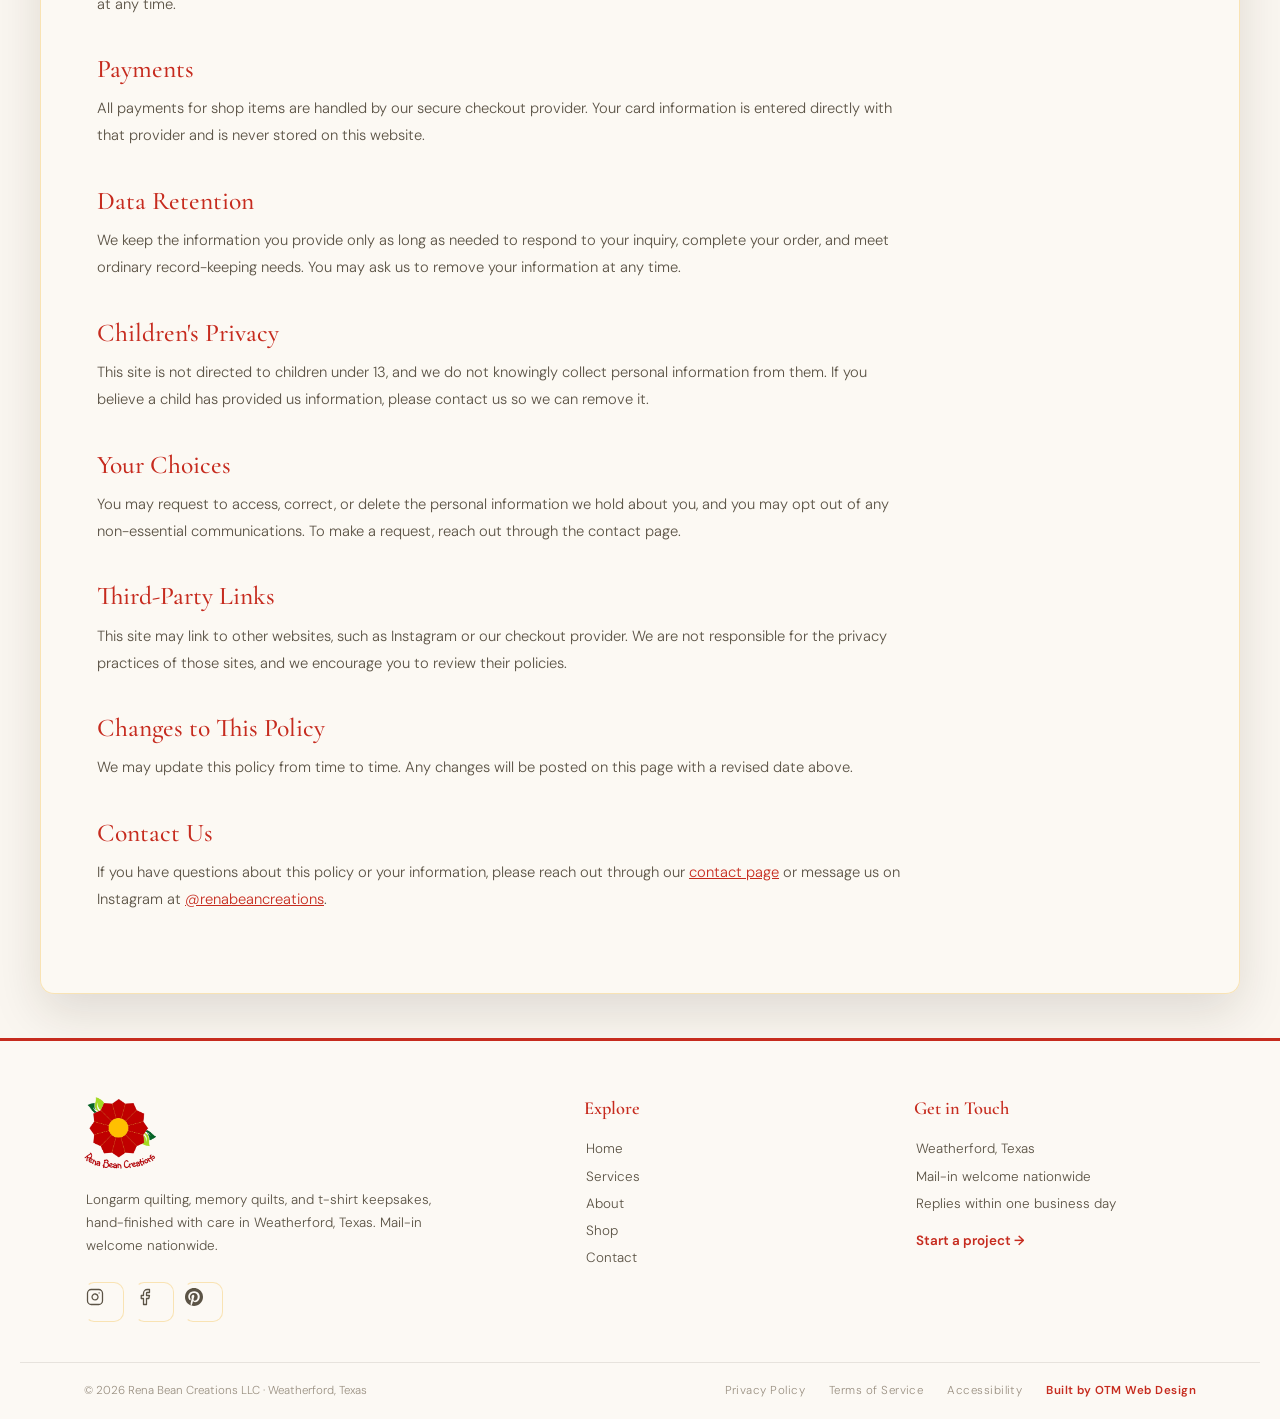
<file: privacy.html>
<!DOCTYPE html>
<html lang="en">
<head>
  <meta charset="UTF-8">
  <meta name="viewport" content="width=device-width, initial-scale=1.0">
  <title>Privacy Policy | Rena Bean Creations</title>
  <meta name="description" content="How Rena Bean Creations collects, uses, and protects your information.">
  <meta name="robots" content="noindex">
  <link rel="preconnect" href="https://fonts.googleapis.com">
  <link rel="preconnect" href="https://fonts.gstatic.com" crossorigin>
  <link href="https://fonts.googleapis.com/css2?family=Cormorant+Garamond:ital,wght@0,300;0,400;0,600;1,300;1,400;1,600&family=DM+Sans:ital,opsz,wght@0,9..40,300;0,9..40,400;0,9..40,500;0,9..40,700;1,9..40,300&display=swap" rel="stylesheet">
  <link rel="stylesheet" href="style.css">
</head>
<body data-page="privacy">

  <div id="progress-bar"></div>
  <button id="back-top" onclick="window.scrollTo({top:0,behavior:'smooth'})">&#8593;</button>
  <div class="cursor" id="cursor"></div>
  <div class="cursor-ring" id="cursor-ring"></div>
  <a href="tel:8174588409" id="float-call" aria-label="Call Rena Bean Creations"><svg xmlns="http://www.w3.org/2000/svg" width="15" height="15" viewBox="0 0 24 24" fill="none" stroke="currentColor" stroke-width="2" stroke-linecap="round" stroke-linejoin="round"><path d="M22 16.92v3a2 2 0 0 1-2.18 2 19.79 19.79 0 0 1-8.63-3.07 19.5 19.5 0 0 1-6-6 19.79 19.79 0 0 1-3.07-8.67A2 2 0 0 1 4.11 2h3a2 2 0 0 1 2 1.72c.13.96.36 1.9.7 2.81a2 2 0 0 1-.45 2.11L8.09 9.91a16 16 0 0 0 6 6l1.27-1.27a2 2 0 0 1 2.11-.45c.91.34 1.85.57 2.81.7A2 2 0 0 1 22 16.92z"/></svg> (817) 458-8409</a>

  <div id="cookie-banner">
    <p>This site uses cookies to improve your experience. By continuing, you agree to our use of cookies.</p>
    <div class="cookie-btns">
      <button class="cookie-decline" onclick="dismissCookie()">Decline</button>
      <button class="cookie-accept" onclick="dismissCookie()">Accept</button>
    </div>
  </div>

  <!-- NAV -->
  <nav id="main-nav">
    <div class="nav-left">
      <a href="index.html" class="nav-logo">
        <img src="assets/rbc-logo.png" alt="Rena Bean Creations" class="nav-logo-img" onerror="this.style.display='none'; this.nextElementSibling.style.display='inline';">
        <span class="nav-logo-fallback" style="display:none;">Rena Bean Creations</span>
      </a>
      <a href="tel:8174588409" class="nav-phone" aria-label="Call (817) 458-8409"><svg xmlns="http://www.w3.org/2000/svg" viewBox="0 0 24 24" fill="none" stroke="currentColor" stroke-width="2" stroke-linecap="round" stroke-linejoin="round"><path d="M22 16.92v3a2 2 0 0 1-2.18 2 19.79 19.79 0 0 1-8.63-3.07 19.5 19.5 0 0 1-6-6 19.79 19.79 0 0 1-3.07-8.67A2 2 0 0 1 4.11 2h3a2 2 0 0 1 2 1.72c.13.96.36 1.9.7 2.81a2 2 0 0 1-.45 2.11L8.09 9.91a16 16 0 0 0 6 6l1.27-1.27a2 2 0 0 1 2.11-.45c.91.34 1.85.57 2.81.7A2 2 0 0 1 22 16.92z"/></svg> (817) 458-8409</a>
    </div>
    <div class="nav-location"><span class="badge-icon">&#129525;</span> Weatherford, Texas</div>
    <ul class="nav-links">
      <li><a href="index.html" data-nav="home">Home</a></li>
      <li><a href="services.html" data-nav="services">Services</a></li>
      <li><a href="about.html" data-nav="about">About</a></li>
      <li><a href="gallery.html" data-nav="gallery">Gallery</a></li>
      <li><a href="shop.html" data-nav="shop">Shop</a></li>
    </ul>
    <a href="contact.html" class="nav-cta">Let's Create</a>
    <button class="hamburger" id="hamburger" onclick="toggleMenu()" aria-label="Open menu">
      <span></span><span></span><span></span>
    </button>
  </nav>

  <!-- MOBILE MENU -->
  <div class="mobile-overlay" id="mobileOverlay" onclick="toggleMenu()"></div>
  <div class="mobile-menu" id="mobileMenu">
    <button class="mobile-menu-close" onclick="toggleMenu()">&#10005;</button>
    <div class="mobile-menu-logo"><img src="assets/rbc-logo.png" alt="Rena Bean Creations" class="mobile-menu-logo-img" onerror="this.style.display='none'; this.nextElementSibling.style.display='inline';"><span class="mobile-menu-logo-fallback" style="display:none;">Rena Bean Creations</span></div>
    <ul class="mobile-menu-links">
      <li><a href="index.html" data-nav="home">Home</a></li>
      <li><a href="services.html" data-nav="services">Services</a></li>
      <li><a href="about.html" data-nav="about">About</a></li>
      <li><a href="gallery.html" data-nav="gallery">Gallery</a></li>
      <li><a href="shop.html" data-nav="shop">Shop</a></li>
      <li><a href="contact.html" data-nav="contact">Contact</a></li>
    </ul>
    <a href="contact.html" class="mobile-menu-cta">Let's Create</a>
    <div class="mobile-menu-footer">
      <div class="footer-socials">
          <a href="https://www.instagram.com/renabeancreations/" target="_blank" rel="noopener" class="footer-social" aria-label="Instagram"><svg xmlns="http://www.w3.org/2000/svg" viewBox="0 0 24 24" fill="none" stroke="currentColor" stroke-width="1.7" stroke-linecap="round" stroke-linejoin="round"><rect x="2" y="2" width="20" height="20" rx="5" ry="5"></rect><path d="M16 11.37A4 4 0 1 1 12.63 8 4 4 0 0 1 16 11.37z"></path><line x1="17.5" y1="6.5" x2="17.51" y2="6.5"></line></svg></a>
          <a href="https://www.facebook.com/profile.php?id=100062982863708" target="_blank" rel="noopener" class="footer-social" aria-label="Facebook"><svg xmlns="http://www.w3.org/2000/svg" viewBox="0 0 24 24" fill="none" stroke="currentColor" stroke-width="1.7" stroke-linecap="round" stroke-linejoin="round"><path d="M18 2h-3a5 5 0 0 0-5 5v3H7v4h3v8h4v-8h3l1-4h-4V7a1 1 0 0 1 1-1h3z"></path></svg></a>
          <a href="https://uk.pinterest.com/rmh3694/rena-bean-creations/" target="_blank" rel="noopener" class="footer-social" aria-label="Pinterest"><svg xmlns="http://www.w3.org/2000/svg" viewBox="0 0 24 24" fill="currentColor"><path d="M12 0C5.373 0 0 5.372 0 12c0 5.084 3.163 9.426 7.627 11.174-.105-.949-.2-2.405.042-3.441.218-.937 1.407-5.965 1.407-5.965s-.359-.719-.359-1.782c0-1.668.967-2.914 2.171-2.914 1.023 0 1.518.769 1.518 1.69 0 1.029-.655 2.568-.994 3.995-.283 1.194.599 2.169 1.777 2.169 2.133 0 3.772-2.249 3.772-5.495 0-2.873-2.064-4.882-5.012-4.882-3.414 0-5.418 2.561-5.418 5.207 0 1.031.397 2.138.893 2.738a.36.36 0 0 1 .083.345c-.091.378-.293 1.193-.333 1.36-.052.22-.174.267-.402.161-1.499-.698-2.436-2.889-2.436-4.649 0-3.785 2.75-7.262 7.929-7.262 4.163 0 7.398 2.967 7.398 6.931 0 4.136-2.607 7.464-6.227 7.464-1.216 0-2.359-.632-2.75-1.378l-.748 2.853c-.271 1.043-1.002 2.35-1.492 3.146C9.57 23.812 10.763 24 12 24c6.627 0 12-5.373 12-12C24 5.372 18.627 0 12 0z"></path></svg></a>
        </div>
    </div>
  </div>

  <!-- PAGE HERO -->
  <section class="page-hero">
    <div class="page-hero-content reveal">
      <div class="section-label">Legal</div>
      <h1 class="page-hero-title">Privacy <em>Policy</em></h1>
      <p class="page-hero-sub">How Rena Bean Creations collects, uses, and protects the information you share when you visit this site or place an order.</p>
    </div>
  </section>

  <!-- POLICY -->
  <section class="has-tab">
    <div class="legal-body">
      <p class="legal-updated">Last updated: June 2026</p>
      <p>Rena Bean Creations ("we," "us," or "our") respects your privacy. This policy explains what information we collect through this website, how we use it, and the choices you have. By using this site, you agree to the practices described below.</p>

      <h2>Information We Collect</h2>
      <p>We only collect information that helps us respond to you and fulfill your orders:</p>
      <ul>
        <li><strong>Information you provide.</strong> When you submit the contact or quote form, we collect the details you enter, such as your name, email address, phone number, and any project details or messages.</li>
        <li><strong>Order information.</strong> When you purchase a tee, your payment and shipping details are collected and processed by our checkout provider. We receive only the information needed to fulfill and ship your order.</li>
        <li><strong>Automatically collected information.</strong> Like most websites, basic technical information (such as browser type and general usage) may be collected through cookies and standard server logs.</li>
      </ul>

      <h2>How We Use Your Information</h2>
      <ul>
        <li>To respond to your inquiries and provide quotes for quilting services.</li>
        <li>To process, fulfill, and ship orders placed through the shop.</li>
        <li>To communicate with you about your project or order.</li>
        <li>To maintain, improve, and secure the website.</li>
      </ul>

      <h2>How Your Information Is Shared</h2>
      <p>We do not sell, rent, or trade your personal information. We share information only with trusted service providers that help us operate, and only as needed to provide their service:</p>
      <ul>
        <li><strong>Form delivery.</strong> Contact and quote form submissions are delivered to us through a third-party form service.</li>
        <li><strong>Payments and checkout.</strong> Tee purchases are processed securely by our e-commerce and payment provider. We do not store your full card details.</li>
        <li><strong>Website hosting.</strong> This site is hosted on a third-party hosting platform.</li>
        <li><strong>Social media.</strong> If you contact us through Instagram, that interaction is governed by Instagram's own privacy policy.</li>
      </ul>
      <p>We may also disclose information if required by law or to protect our rights.</p>

      <h2>Cookies</h2>
      <p>This site uses a small number of cookies to support basic functionality and improve your experience. You can decline non-essential cookies using the banner shown on the site, and you can manage or clear cookies through your browser settings at any time.</p>

      <h2>Payments</h2>
      <p>All payments for shop items are handled by our secure checkout provider. Your card information is entered directly with that provider and is never stored on this website.</p>

      <h2>Data Retention</h2>
      <p>We keep the information you provide only as long as needed to respond to your inquiry, complete your order, and meet ordinary record-keeping needs. You may ask us to remove your information at any time.</p>

      <h2>Children's Privacy</h2>
      <p>This site is not directed to children under 13, and we do not knowingly collect personal information from them. If you believe a child has provided us information, please contact us so we can remove it.</p>

      <h2>Your Choices</h2>
      <p>You may request to access, correct, or delete the personal information we hold about you, and you may opt out of any non-essential communications. To make a request, reach out through the contact page.</p>

      <h2>Third-Party Links</h2>
      <p>This site may link to other websites, such as Instagram or our checkout provider. We are not responsible for the privacy practices of those sites, and we encourage you to review their policies.</p>

      <h2>Changes to This Policy</h2>
      <p>We may update this policy from time to time. Any changes will be posted on this page with a revised date above.</p>

      <h2>Contact Us</h2>
      <p>If you have questions about this policy or your information, please reach out through our <a href="contact.html">contact page</a> or message us on Instagram at <a href="https://www.instagram.com/renabeancreations/" target="_blank" rel="noopener">@renabeancreations</a>.</p>
    </div>
  </section>

  <!-- FOOTER -->
  <footer>
    <div class="footer-top">
      <div class="footer-col footer-brand">
        <div class="footer-logo"><img src="assets/rbc-logo.png" alt="Rena Bean Creations" class="footer-logo-img" onerror="this.style.display='none'; this.nextElementSibling.style.display='inline';"><span class="footer-logo-fallback" style="display:none;">Rena Bean Creations</span></div>
        <p class="footer-tagline">Longarm quilting, memory quilts, and t-shirt keepsakes, hand-finished with care in Weatherford, Texas. Mail-in welcome nationwide.</p>
        <div class="footer-socials">
          <a href="https://www.instagram.com/renabeancreations/" target="_blank" rel="noopener" class="footer-social" aria-label="Instagram"><svg xmlns="http://www.w3.org/2000/svg" viewBox="0 0 24 24" fill="none" stroke="currentColor" stroke-width="1.7" stroke-linecap="round" stroke-linejoin="round"><rect x="2" y="2" width="20" height="20" rx="5" ry="5"></rect><path d="M16 11.37A4 4 0 1 1 12.63 8 4 4 0 0 1 16 11.37z"></path><line x1="17.5" y1="6.5" x2="17.51" y2="6.5"></line></svg></a>
          <a href="https://www.facebook.com/profile.php?id=100062982863708" target="_blank" rel="noopener" class="footer-social" aria-label="Facebook"><svg xmlns="http://www.w3.org/2000/svg" viewBox="0 0 24 24" fill="none" stroke="currentColor" stroke-width="1.7" stroke-linecap="round" stroke-linejoin="round"><path d="M18 2h-3a5 5 0 0 0-5 5v3H7v4h3v8h4v-8h3l1-4h-4V7a1 1 0 0 1 1-1h3z"></path></svg></a>
          <a href="https://uk.pinterest.com/rmh3694/rena-bean-creations/" target="_blank" rel="noopener" class="footer-social" aria-label="Pinterest"><svg xmlns="http://www.w3.org/2000/svg" viewBox="0 0 24 24" fill="currentColor"><path d="M12 0C5.373 0 0 5.372 0 12c0 5.084 3.163 9.426 7.627 11.174-.105-.949-.2-2.405.042-3.441.218-.937 1.407-5.965 1.407-5.965s-.359-.719-.359-1.782c0-1.668.967-2.914 2.171-2.914 1.023 0 1.518.769 1.518 1.69 0 1.029-.655 2.568-.994 3.995-.283 1.194.599 2.169 1.777 2.169 2.133 0 3.772-2.249 3.772-5.495 0-2.873-2.064-4.882-5.012-4.882-3.414 0-5.418 2.561-5.418 5.207 0 1.031.397 2.138.893 2.738a.36.36 0 0 1 .083.345c-.091.378-.293 1.193-.333 1.36-.052.22-.174.267-.402.161-1.499-.698-2.436-2.889-2.436-4.649 0-3.785 2.75-7.262 7.929-7.262 4.163 0 7.398 2.967 7.398 6.931 0 4.136-2.607 7.464-6.227 7.464-1.216 0-2.359-.632-2.75-1.378l-.748 2.853c-.271 1.043-1.002 2.35-1.492 3.146C9.57 23.812 10.763 24 12 24c6.627 0 12-5.373 12-12C24 5.372 18.627 0 12 0z"></path></svg></a>
        </div>
      </div>
      <div class="footer-col">
        <h4>Explore</h4>
        <a href="index.html">Home</a>
        <a href="services.html">Services</a>
        <a href="about.html">About</a>
        <a href="shop.html">Shop</a>
        <a href="contact.html">Contact</a>
      </div>
      <div class="footer-col">
        <h4>Get in Touch</h4>
        <p>Weatherford, Texas</p>
        <p>Mail-in welcome nationwide</p>
        <p>Replies within one business day</p>
        <a href="contact.html" class="footer-cta-link">Start a project &#8594;</a>
      </div>
    </div>
    <div class="footer-bottom">
      <span>&#169; 2026 Rena Bean Creations LLC &middot; Weatherford, Texas</span>
      <span class="footer-bottom-links">
        <a href="privacy.html">Privacy Policy</a>
        <a href="terms.html">Terms of Service</a>
        <a href="accessibility.html">Accessibility</a>
        <a href="https://otm-designs.com" target="_blank" rel="noopener">Built by OTM Web Design</a>
      </span>
    </div>
  </footer>

  <script src="script.js"></script>
</body>
</html>
</file>
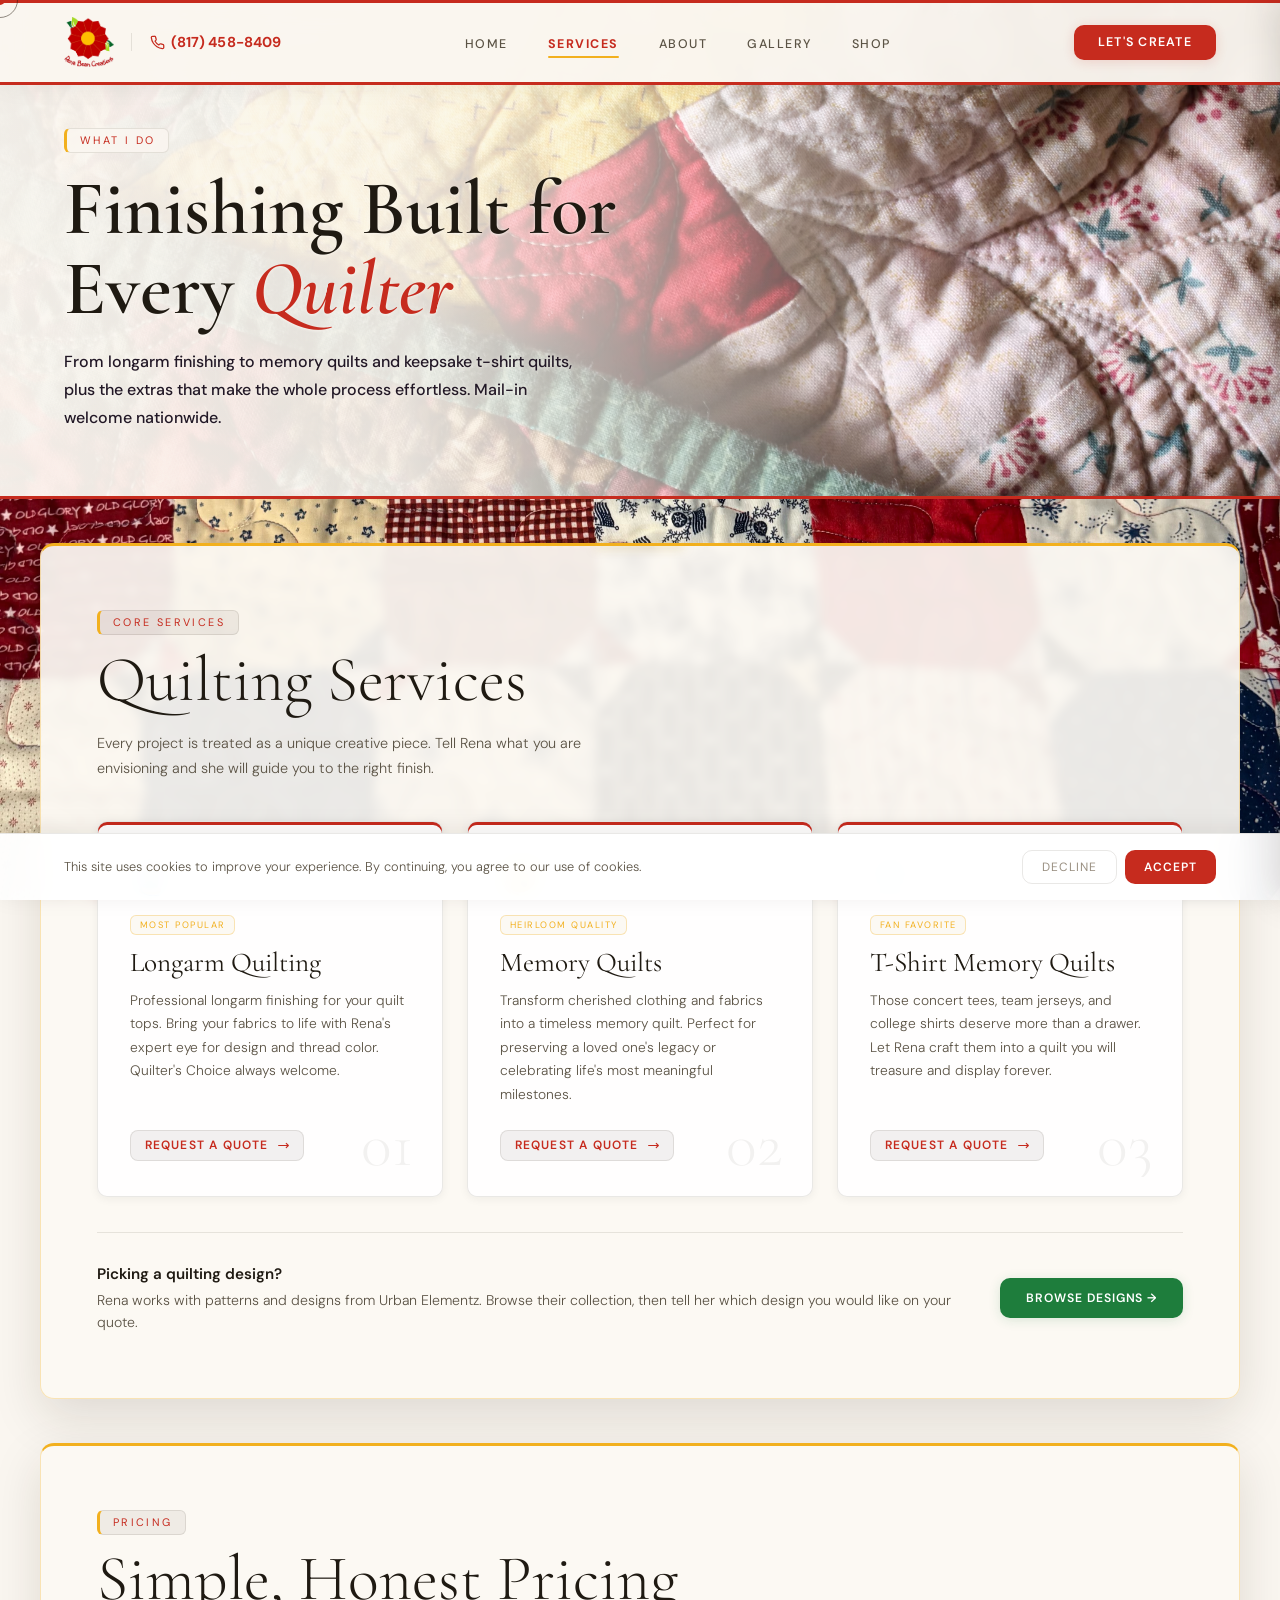
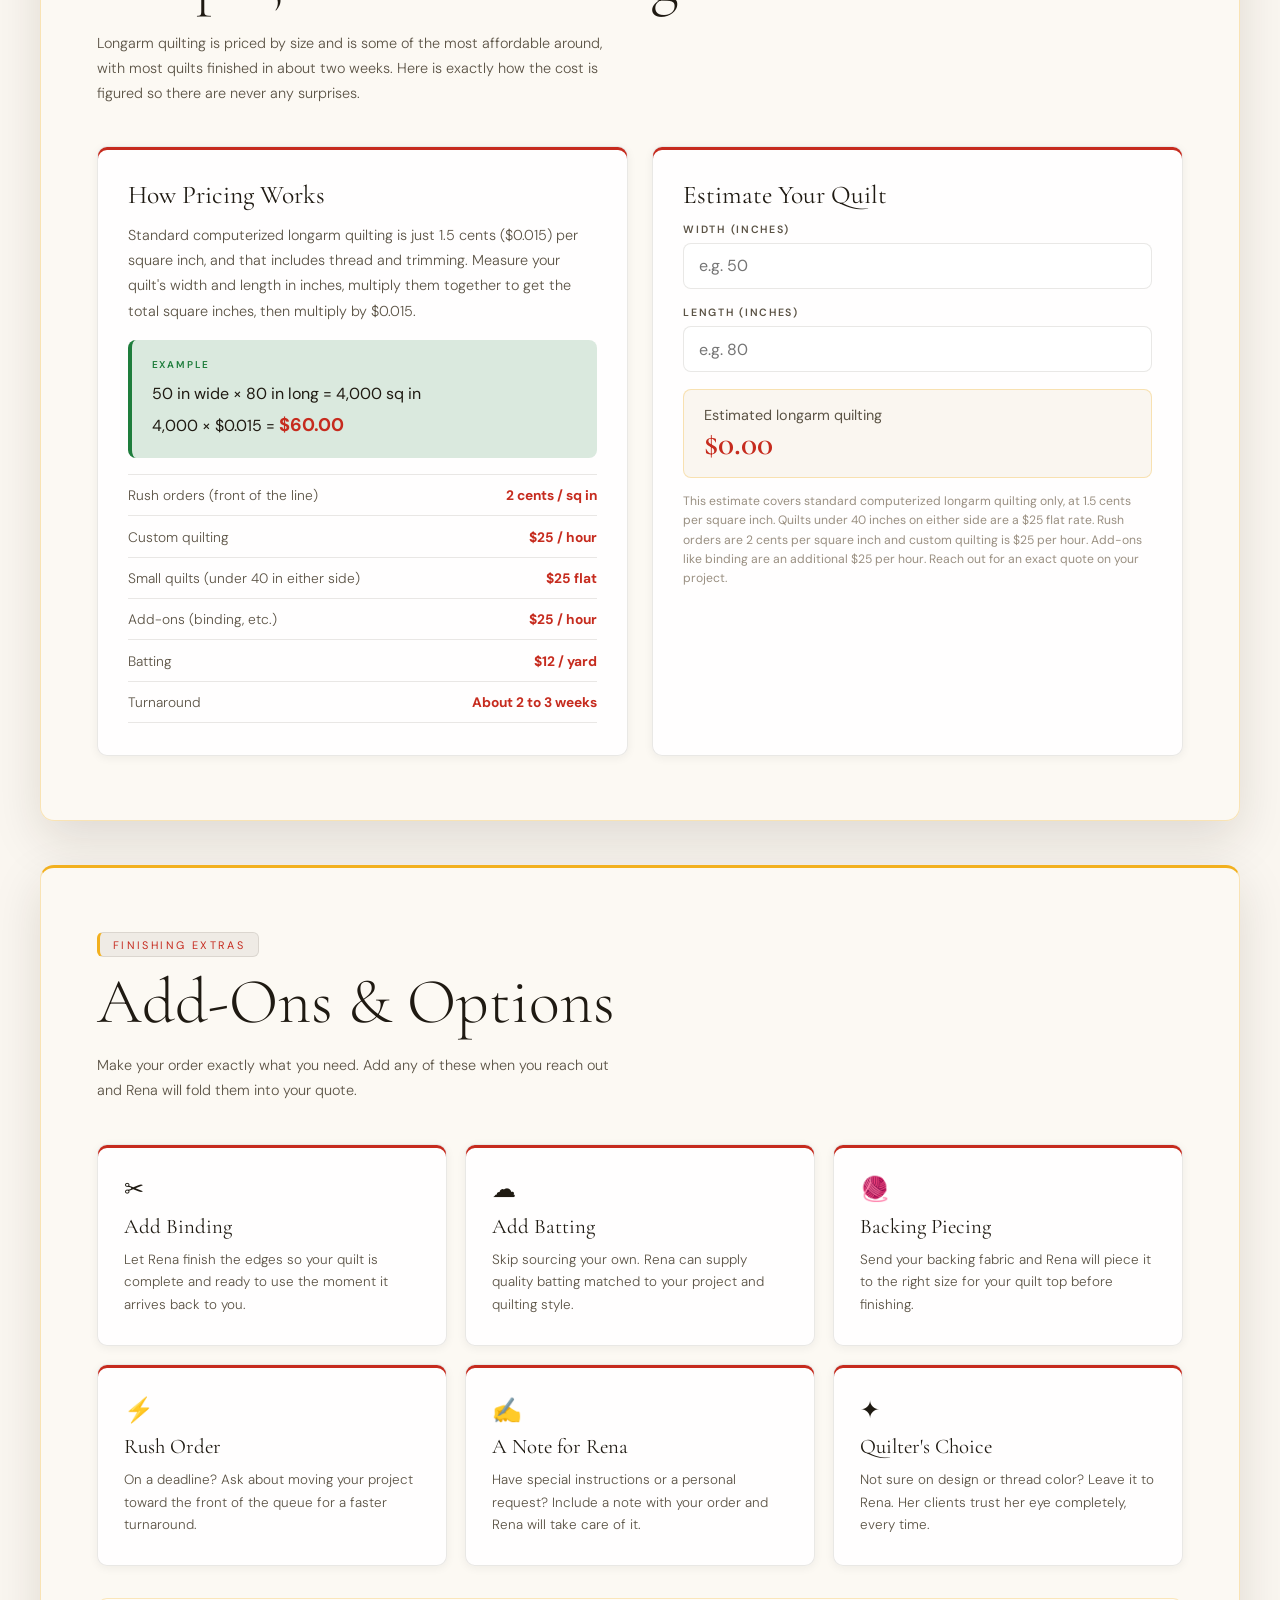
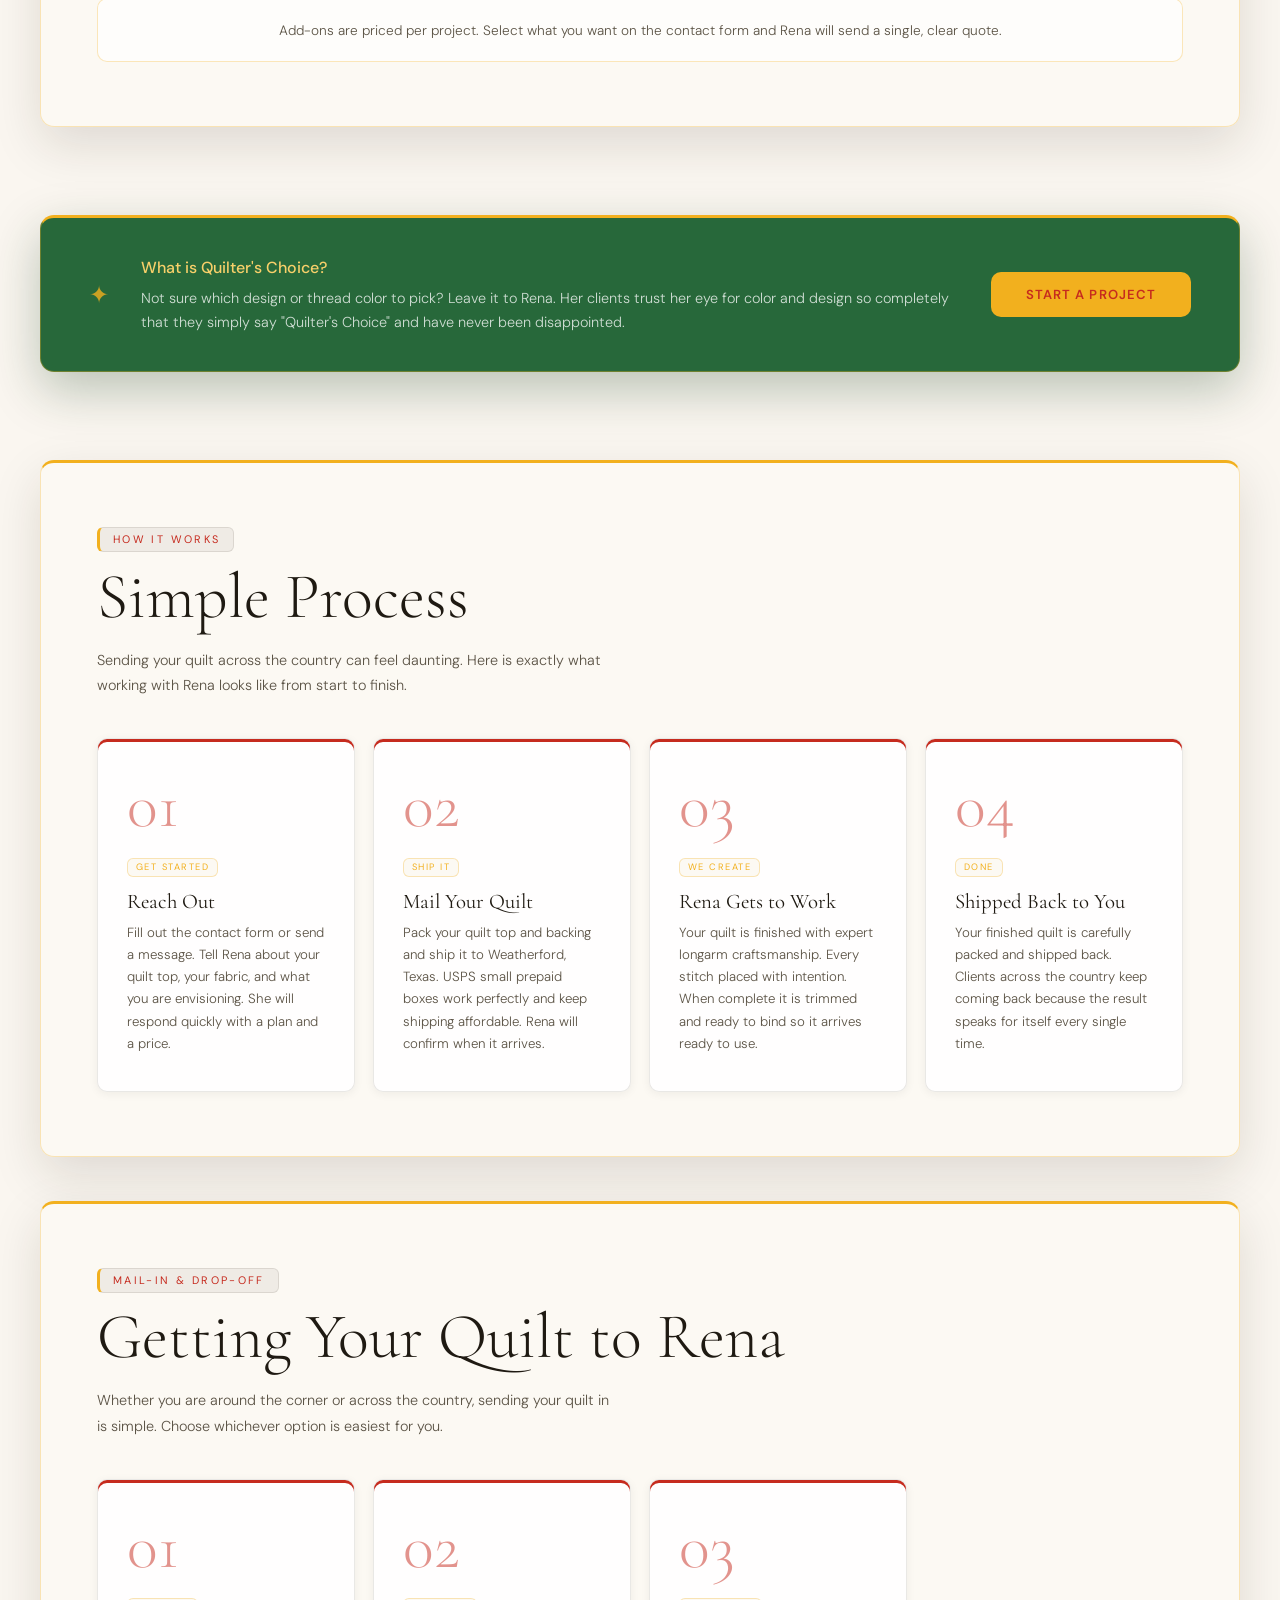
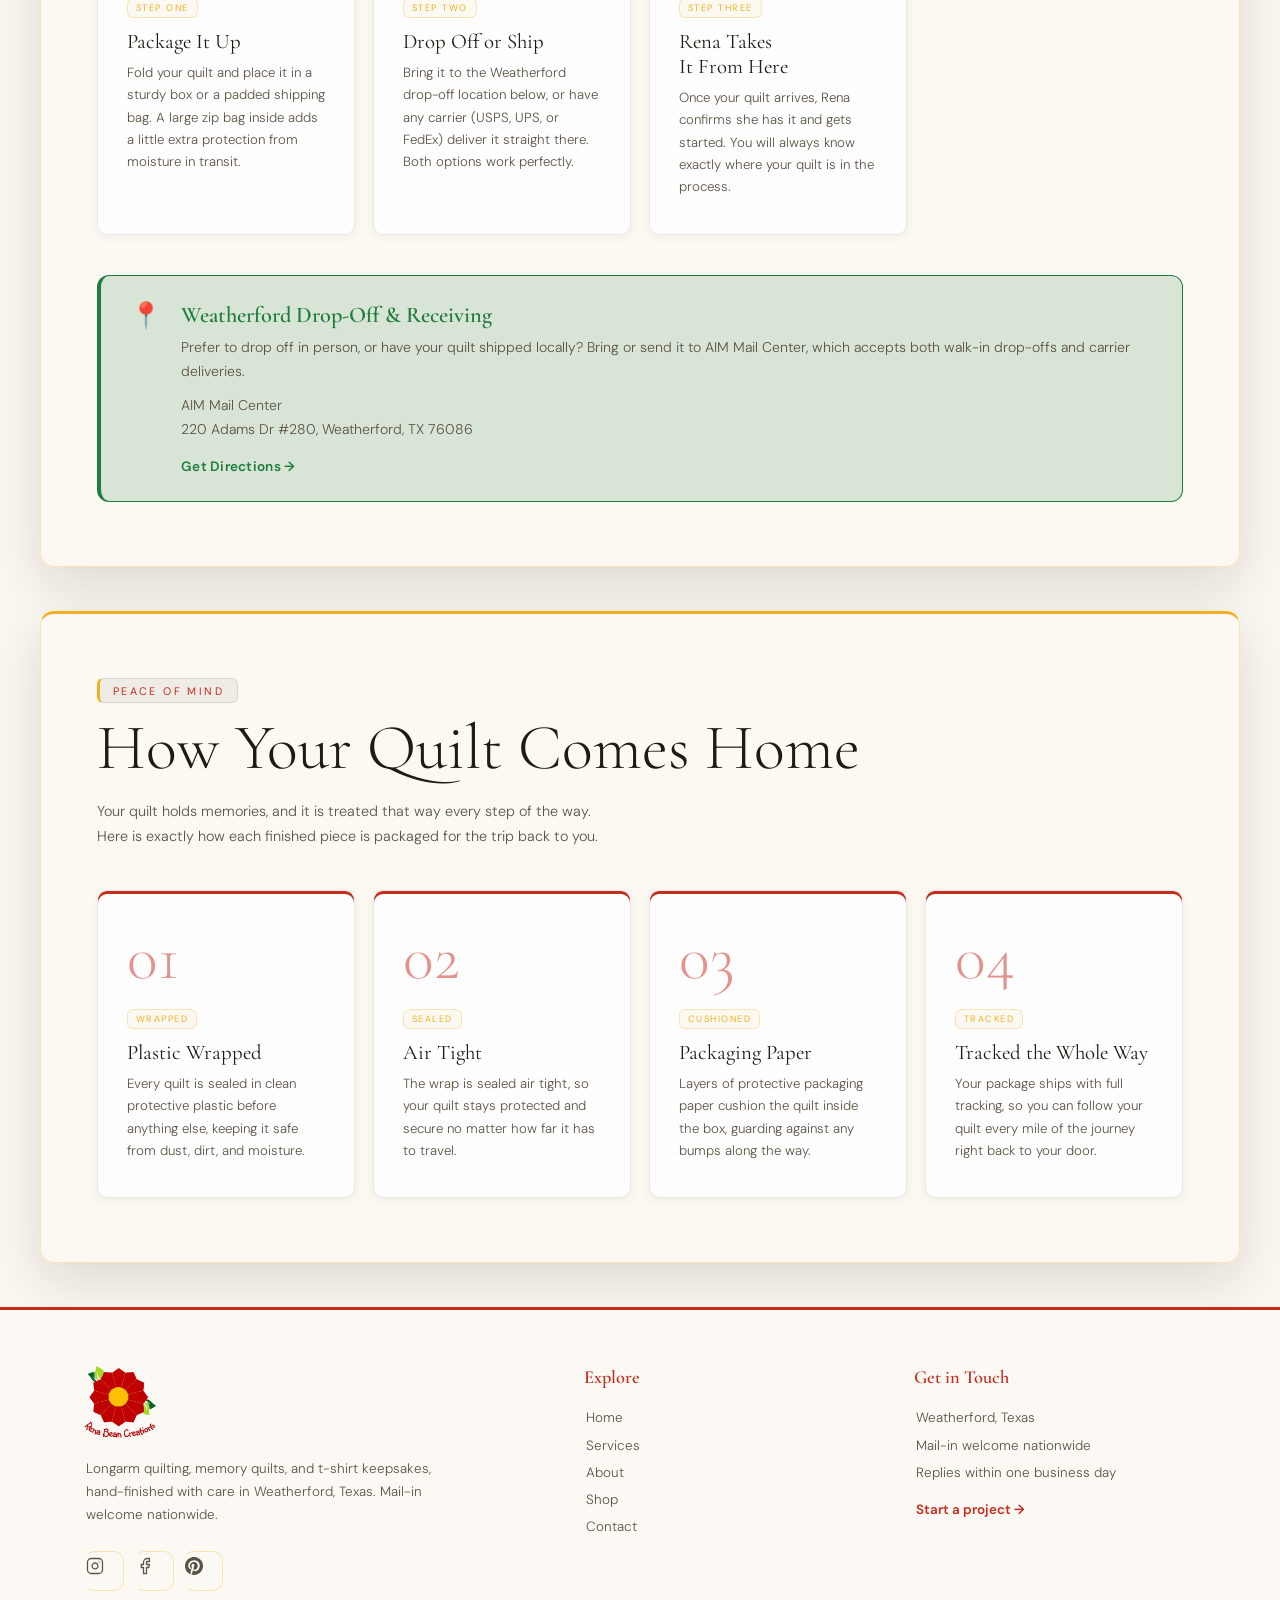
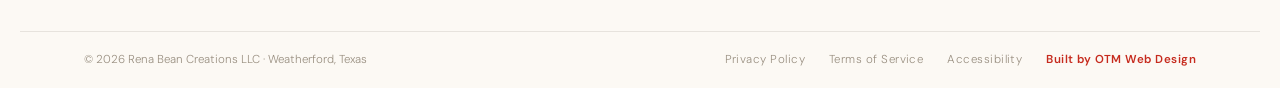
<file: services.html>
<!DOCTYPE html>
<html lang="en">
<head>
  <meta charset="UTF-8">
  <meta name="viewport" content="width=device-width, initial-scale=1.0">
  <title>Services | Rena Bean Creations</title>
  <meta name="description" content="Longarm quilting, memory quilts, t-shirt quilts, and finishing add-ons including binding, batting, backing piecing, and rush orders. Mail-in welcome nationwide.">
  <meta property="og:type" content="website">
  <meta property="og:site_name" content="Rena Bean Creations">
  <meta property="og:title" content="Services | Rena Bean Creations">
  <meta property="og:description" content="Longarm quilting, memory quilts, t-shirt quilts, and finishing add-ons including binding, batting, backing piecing, and rush orders. Mail-in welcome nationwide.">
  <meta property="og:url" content="https://renabeancreations.com/services.html">
  <meta property="og:image" content="https://renabeancreations.com/assets/og-image.jpg">
  <meta name="twitter:card" content="summary_large_image">
  <meta name="twitter:title" content="Services | Rena Bean Creations">
  <meta name="twitter:description" content="Longarm quilting, memory quilts, t-shirt quilts, and finishing add-ons including binding, batting, backing piecing, and rush orders. Mail-in welcome nationwide.">
  <meta name="twitter:image" content="https://renabeancreations.com/assets/og-image.jpg">
  <link rel="preconnect" href="https://fonts.googleapis.com">
  <link rel="preconnect" href="https://fonts.gstatic.com" crossorigin>
  <link href="https://fonts.googleapis.com/css2?family=Cormorant+Garamond:ital,wght@0,300;0,400;0,600;1,300;1,400;1,600&family=DM+Sans:ital,opsz,wght@0,9..40,300;0,9..40,400;0,9..40,500;0,9..40,700;1,9..40,300&display=swap" rel="stylesheet">
  <link rel="stylesheet" href="style.css">
  <style>
    /* SERVICES PAGE (page-specific) */
    .designs-row { margin-top: 2.2rem; padding-top: 1.8rem; border-top: 1px solid var(--border); display: flex; align-items: center; justify-content: space-between; gap: 1.5rem; flex-wrap: wrap; }
    .designs-row-text { font-size: 0.88rem; color: var(--text-muted); font-weight: 300; line-height: 1.6; flex: 1; min-width: 240px; }
    .designs-row-text strong { display: block; color: var(--text); font-weight: 600; font-size: 0.95rem; margin-bottom: 0.15rem; }
    .designs-row-btn { flex-shrink: 0; display: inline-flex; align-items: center; gap: 0.5rem; background: var(--green); color: #fff; padding: 0.75rem 1.6rem; border-radius: 10px; font-family: 'DM Sans', sans-serif; font-size: 0.76rem; font-weight: 600; letter-spacing: 0.08em; text-transform: uppercase; text-decoration: none; cursor: none; transition: background 0.2s, transform 0.15s; box-shadow: 0 2px 12px var(--green-glow); white-space: nowrap; }
    .designs-row-btn:hover { background: #166130; transform: translateY(-1px); }
    @media (max-width: 560px) { .designs-row-btn { width: 100%; justify-content: center; } }
  </style>
</head>
<body data-page="services">

  <div id="progress-bar"></div>
  <button id="back-top" onclick="window.scrollTo({top:0,behavior:'smooth'})">&#8593;</button>
  <div class="cursor" id="cursor"></div>
  <div class="cursor-ring" id="cursor-ring"></div>
  <a href="tel:8174588409" id="float-call" aria-label="Call Rena Bean Creations"><svg xmlns="http://www.w3.org/2000/svg" width="15" height="15" viewBox="0 0 24 24" fill="none" stroke="currentColor" stroke-width="2" stroke-linecap="round" stroke-linejoin="round"><path d="M22 16.92v3a2 2 0 0 1-2.18 2 19.79 19.79 0 0 1-8.63-3.07 19.5 19.5 0 0 1-6-6 19.79 19.79 0 0 1-3.07-8.67A2 2 0 0 1 4.11 2h3a2 2 0 0 1 2 1.72c.13.96.36 1.9.7 2.81a2 2 0 0 1-.45 2.11L8.09 9.91a16 16 0 0 0 6 6l1.27-1.27a2 2 0 0 1 2.11-.45c.91.34 1.85.57 2.81.7A2 2 0 0 1 22 16.92z"/></svg> (817) 458-8409</a>

  <div id="cookie-banner">
    <p>This site uses cookies to improve your experience. By continuing, you agree to our use of cookies.</p>
    <div class="cookie-btns">
      <button class="cookie-decline" onclick="dismissCookie()">Decline</button>
      <button class="cookie-accept" onclick="dismissCookie()">Accept</button>
    </div>
  </div>

  <!-- NAV -->
  <nav id="main-nav">
    <div class="nav-left">
      <a href="index.html" class="nav-logo">
        <img src="assets/rbc-logo.png" alt="Rena Bean Creations" class="nav-logo-img" onerror="this.style.display='none'; this.nextElementSibling.style.display='inline';">
        <span class="nav-logo-fallback" style="display:none;">Rena Bean Creations</span>
      </a>
      <a href="tel:8174588409" class="nav-phone" aria-label="Call (817) 458-8409"><svg xmlns="http://www.w3.org/2000/svg" viewBox="0 0 24 24" fill="none" stroke="currentColor" stroke-width="2" stroke-linecap="round" stroke-linejoin="round"><path d="M22 16.92v3a2 2 0 0 1-2.18 2 19.79 19.79 0 0 1-8.63-3.07 19.5 19.5 0 0 1-6-6 19.79 19.79 0 0 1-3.07-8.67A2 2 0 0 1 4.11 2h3a2 2 0 0 1 2 1.72c.13.96.36 1.9.7 2.81a2 2 0 0 1-.45 2.11L8.09 9.91a16 16 0 0 0 6 6l1.27-1.27a2 2 0 0 1 2.11-.45c.91.34 1.85.57 2.81.7A2 2 0 0 1 22 16.92z"/></svg> (817) 458-8409</a>
    </div>
    <div class="nav-location"><span class="badge-icon">&#129525;</span> Weatherford, Texas</div>
    <ul class="nav-links">
      <li><a href="index.html" data-nav="home">Home</a></li>
      <li><a href="services.html" data-nav="services">Services</a></li>
      <li><a href="about.html" data-nav="about">About</a></li>
      <li><a href="gallery.html" data-nav="gallery">Gallery</a></li>
      <li><a href="shop.html" class="nav-shop" data-nav="shop">Shop</a></li>
    </ul>
    <a href="contact.html" class="nav-cta">Let's Create</a>
    <button class="hamburger" id="hamburger" onclick="toggleMenu()" aria-label="Open menu">
      <span></span><span></span><span></span>
    </button>
  </nav>

  <!-- MOBILE MENU -->
  <div class="mobile-overlay" id="mobileOverlay" onclick="toggleMenu()"></div>
  <div class="mobile-menu" id="mobileMenu">
    <button class="mobile-menu-close" onclick="toggleMenu()">&#10005;</button>
    <div class="mobile-menu-logo"><img src="assets/rbc-logo.png" alt="Rena Bean Creations" class="mobile-menu-logo-img" onerror="this.style.display='none'; this.nextElementSibling.style.display='inline';"><span class="mobile-menu-logo-fallback" style="display:none;">Rena Bean Creations</span></div>
    <ul class="mobile-menu-links">
      <li><a href="index.html" data-nav="home">Home</a></li>
      <li><a href="services.html" data-nav="services">Services</a></li>
      <li><a href="about.html" data-nav="about">About</a></li>
      <li><a href="gallery.html" data-nav="gallery">Gallery</a></li>
      <li><a href="shop.html" data-nav="shop">Shop</a></li>
      <li><a href="contact.html" data-nav="contact">Contact</a></li>
    </ul>
    <a href="contact.html" class="mobile-menu-cta">Let's Create</a>
    <div class="mobile-menu-footer">
      <div class="footer-socials">
          <a href="https://www.instagram.com/renabeancreations/" target="_blank" rel="noopener" class="footer-social" aria-label="Instagram"><svg xmlns="http://www.w3.org/2000/svg" viewBox="0 0 24 24" fill="none" stroke="currentColor" stroke-width="1.7" stroke-linecap="round" stroke-linejoin="round"><rect x="2" y="2" width="20" height="20" rx="5" ry="5"></rect><path d="M16 11.37A4 4 0 1 1 12.63 8 4 4 0 0 1 16 11.37z"></path><line x1="17.5" y1="6.5" x2="17.51" y2="6.5"></line></svg></a>
          <a href="https://www.facebook.com/profile.php?id=100062982863708" target="_blank" rel="noopener" class="footer-social" aria-label="Facebook"><svg xmlns="http://www.w3.org/2000/svg" viewBox="0 0 24 24" fill="none" stroke="currentColor" stroke-width="1.7" stroke-linecap="round" stroke-linejoin="round"><path d="M18 2h-3a5 5 0 0 0-5 5v3H7v4h3v8h4v-8h3l1-4h-4V7a1 1 0 0 1 1-1h3z"></path></svg></a>
          <a href="https://uk.pinterest.com/rmh3694/rena-bean-creations/" target="_blank" rel="noopener" class="footer-social" aria-label="Pinterest"><svg xmlns="http://www.w3.org/2000/svg" viewBox="0 0 24 24" fill="currentColor"><path d="M12 0C5.373 0 0 5.372 0 12c0 5.084 3.163 9.426 7.627 11.174-.105-.949-.2-2.405.042-3.441.218-.937 1.407-5.965 1.407-5.965s-.359-.719-.359-1.782c0-1.668.967-2.914 2.171-2.914 1.023 0 1.518.769 1.518 1.69 0 1.029-.655 2.568-.994 3.995-.283 1.194.599 2.169 1.777 2.169 2.133 0 3.772-2.249 3.772-5.495 0-2.873-2.064-4.882-5.012-4.882-3.414 0-5.418 2.561-5.418 5.207 0 1.031.397 2.138.893 2.738a.36.36 0 0 1 .083.345c-.091.378-.293 1.193-.333 1.36-.052.22-.174.267-.402.161-1.499-.698-2.436-2.889-2.436-4.649 0-3.785 2.75-7.262 7.929-7.262 4.163 0 7.398 2.967 7.398 6.931 0 4.136-2.607 7.464-6.227 7.464-1.216 0-2.359-.632-2.75-1.378l-.748 2.853c-.271 1.043-1.002 2.35-1.492 3.146C9.57 23.812 10.763 24 12 24c6.627 0 12-5.373 12-12C24 5.372 18.627 0 12 0z"></path></svg></a>
        </div>
    </div>
  </div>

  <main>

  <!-- PAGE HERO -->
  <section class="page-hero">
    <div class="page-hero-grid"></div>
    <div class="page-hero-bg-text">Services</div>
    <div class="page-hero-content reveal">
      <div class="section-label">What I Do</div>
      <h1 class="page-hero-title">Finishing Built for<br>Every <em>Quilter</em></h1>
      <p class="page-hero-sub">From longarm finishing to memory quilts and keepsake t-shirt quilts, plus the extras that make the whole process effortless. Mail-in welcome nationwide.</p>
    </div>
  </section>

  <!-- CORE SERVICES -->
  <section id="services" class="has-tab">
    <div class="section-label reveal">Core Services</div>
    <h2 class="section-title reveal reveal-delay-1">Quilting Services</h2>
    <p class="section-sub reveal reveal-delay-2">Every project is treated as a unique creative piece. Tell Rena what you are envisioning and she will guide you to the right finish.</p>

    <div class="services-grid">
      <div class="service-item reveal">
        <div class="service-icon">&#129525;</div>
        <div class="service-tag">Most Popular</div>
        <h3>Longarm Quilting</h3>
        <p>Professional longarm finishing for your quilt tops. Bring your fabrics to life with Rena's expert eye for design and thread color. Quilter's Choice always welcome.</p>
        <a href="contact.html" class="work-link">Request a Quote
          <svg fill="none" viewBox="0 0 24 24" stroke="currentColor" stroke-width="2"><path stroke-linecap="round" stroke-linejoin="round" d="M17 8l4 4m0 0l-4 4m4-4H3"/></svg>
        </a>
        <div class="service-card-number">01</div>
      </div>
      <div class="service-item reveal reveal-delay-1">
        <div class="service-icon">&#129768;</div>
        <div class="service-tag">Heirloom Quality</div>
        <h3>Memory Quilts</h3>
        <p>Transform cherished clothing and fabrics into a timeless memory quilt. Perfect for preserving a loved one's legacy or celebrating life's most meaningful milestones.</p>
        <a href="contact.html" class="work-link">Request a Quote
          <svg fill="none" viewBox="0 0 24 24" stroke="currentColor" stroke-width="2"><path stroke-linecap="round" stroke-linejoin="round" d="M17 8l4 4m0 0l-4 4m4-4H3"/></svg>
        </a>
        <div class="service-card-number">02</div>
      </div>
      <div class="service-item reveal reveal-delay-2">
        <div class="service-icon">&#128085;</div>
        <div class="service-tag">Fan Favorite</div>
        <h3>T-Shirt Memory Quilts</h3>
        <p>Those concert tees, team jerseys, and college shirts deserve more than a drawer. Let Rena craft them into a quilt you will treasure and display forever.</p>
        <a href="contact.html" class="work-link">Request a Quote
          <svg fill="none" viewBox="0 0 24 24" stroke="currentColor" stroke-width="2"><path stroke-linecap="round" stroke-linejoin="round" d="M17 8l4 4m0 0l-4 4m4-4H3"/></svg>
        </a>
        <div class="service-card-number">03</div>
      </div>
    </div>

    <div class="designs-row reveal">
      <div class="designs-row-text">
        <strong>Picking a quilting design?</strong>
        Rena works with patterns and designs from Urban Elementz. Browse their collection, then tell her which design you would like on your quote.
      </div>
      <a href="https://www.urbanelementz.com" target="_blank" rel="noopener noreferrer" class="designs-row-btn">Browse Designs &#8594;</a>
    </div>
  </section>

  <!-- PRICING -->
  <section class="pricing-section">
    <div class="section-label reveal">Pricing</div>
    <h2 class="section-title reveal reveal-delay-1">Simple, Honest Pricing</h2>
    <p class="section-sub reveal reveal-delay-1">Longarm quilting is priced by size and is some of the most affordable around, with most quilts finished in about two weeks. Here is exactly how the cost is figured so there are never any surprises.</p>
    <div class="pricing-grid">
      <div class="pricing-formula-card reveal">
        <h3>How Pricing Works</h3>
        <p>Standard computerized longarm quilting is just 1.5 cents ($0.015) per square inch, and that includes thread and trimming. Measure your quilt's width and length in inches, multiply them together to get the total square inches, then multiply by $0.015.</p>
        <div class="pricing-example">
          <span>Example</span>
          50 in wide &times; 80 in long = 4,000 sq in<br>
          4,000 &times; $0.015 = <strong>$60.00</strong>
        </div>
        <ul class="pricing-extras">
          <li><span>Rush orders (front of the line)</span><span>2 cents / sq in</span></li>
          <li><span>Custom quilting</span><span>$25 / hour</span></li>
          <li><span>Small quilts (under 40 in either side)</span><span>$25 flat</span></li>
          <li><span>Add-ons (binding, etc.)</span><span>$25 / hour</span></li>
          <li><span>Batting</span><span>$12 / yard</span></li>
          <li><span>Turnaround</span><span>About 2 to 3 weeks</span></li>
        </ul>
      </div>
      <div class="pricing-calc-card reveal reveal-delay-1">
        <h3>Estimate Your Quilt</h3>
        <label>Width (inches)
          <input id="pw" type="number" min="0" inputmode="decimal" placeholder="e.g. 50">
        </label>
        <label>Length (inches)
          <input id="pl" type="number" min="0" inputmode="decimal" placeholder="e.g. 80">
        </label>
        <div class="pricing-result">Estimated longarm quilting
          <strong id="pres">$0.00</strong>
        </div>
        <p class="pricing-disclaimer">This estimate covers standard computerized longarm quilting only, at 1.5 cents per square inch. Quilts under 40 inches on either side are a $25 flat rate. Rush orders are 2 cents per square inch and custom quilting is $25 per hour. Add-ons like binding are an additional $25 per hour. Reach out for an exact quote on your project.</p>
      </div>
    </div>
  </section>

  <!-- ADD-ONS -->
  <section id="addons">
    <div class="section-label reveal">Finishing Extras</div>
    <h2 class="section-title reveal reveal-delay-1">Add-Ons &amp; Options</h2>
    <p class="section-sub reveal reveal-delay-2">Make your order exactly what you need. Add any of these when you reach out and Rena will fold them into your quote.</p>

    <div class="addon-grid reveal reveal-delay-2">
      <div class="addon-item">
        <span class="addon-icon">&#9986;</span>
        <h4>Add Binding</h4>
        <p>Let Rena finish the edges so your quilt is complete and ready to use the moment it arrives back to you.</p>
      </div>
      <div class="addon-item">
        <span class="addon-icon">&#9729;</span>
        <h4>Add Batting</h4>
        <p>Skip sourcing your own. Rena can supply quality batting matched to your project and quilting style.</p>
      </div>
      <div class="addon-item">
        <span class="addon-icon">&#129526;</span>
        <h4>Backing Piecing</h4>
        <p>Send your backing fabric and Rena will piece it to the right size for your quilt top before finishing.</p>
      </div>
      <div class="addon-item">
        <span class="addon-icon">&#9889;</span>
        <h4>Rush Order</h4>
        <p>On a deadline? Ask about moving your project toward the front of the queue for a faster turnaround.</p>
      </div>
      <div class="addon-item">
        <span class="addon-icon">&#9997;</span>
        <h4>A Note for Rena</h4>
        <p>Have special instructions or a personal request? Include a note with your order and Rena will take care of it.</p>
      </div>
      <div class="addon-item">
        <span class="addon-icon">&#10022;</span>
        <h4>Quilter's Choice</h4>
        <p>Not sure on design or thread color? Leave it to Rena. Her clients trust her eye completely, every time.</p>
      </div>
    </div>
    <p class="addon-note reveal">Add-ons are priced per project. Select what you want on the contact form and Rena will send a single, clear quote.</p>
  </section>

  <!-- QUILTER'S CHOICE CALLOUT -->
  <div class="callout-strip reveal">
    <div class="callout-inner">
      <div class="callout-icon">&#10022;</div>
      <div class="callout-text">
        <strong>What is Quilter's Choice?</strong>
        Not sure which design or thread color to pick? Leave it to Rena. Her clients trust her eye for color and design so completely that they simply say "Quilter's Choice" and have never been disappointed.
      </div>
      <a href="contact.html" class="btn-primary">Start a Project</a>
    </div>
  </div>

  <!-- PROCESS -->
  <section id="process">
    <div class="section-label reveal">How It Works</div>
    <h2 class="section-title reveal reveal-delay-1">Simple Process</h2>
    <p class="section-sub reveal reveal-delay-2">Sending your quilt across the country can feel daunting. Here is exactly what working with Rena looks like from start to finish.</p>

    <div class="process-steps">
      <div class="process-step reveal">
        <div class="process-step-num">01</div>
        <div class="process-step-tag">Get Started</div>
        <h3>Reach Out</h3>
        <p>Fill out the contact form or send a message. Tell Rena about your quilt top, your fabric, and what you are envisioning. She will respond quickly with a plan and a price.</p>
      </div>
      <div class="process-step reveal reveal-delay-1">
        <div class="process-step-num">02</div>
        <div class="process-step-tag">Ship It</div>
        <h3>Mail Your Quilt</h3>
        <p>Pack your quilt top and backing and ship it to Weatherford, Texas. USPS small prepaid boxes work perfectly and keep shipping affordable. Rena will confirm when it arrives.</p>
      </div>
      <div class="process-step reveal reveal-delay-2">
        <div class="process-step-num">03</div>
        <div class="process-step-tag">We Create</div>
        <h3>Rena Gets to Work</h3>
        <p>Your quilt is finished with expert longarm craftsmanship. Every stitch placed with intention. When complete it is trimmed and ready to bind so it arrives ready to use.</p>
      </div>
      <div class="process-step reveal reveal-delay-3">
        <div class="process-step-num">04</div>
        <div class="process-step-tag">Done</div>
        <h3>Shipped Back to You</h3>
        <p>Your finished quilt is carefully packed and shipped back. Clients across the country keep coming back because the result speaks for itself every single time.</p>
      </div>
    </div>
  </section>

  <!-- HOW TO SEND YOUR QUILT -->
  <section class="send-section">
    <div class="section-label reveal">Mail-In &amp; Drop-Off</div>
    <h2 class="section-title reveal reveal-delay-1">Getting Your Quilt to Rena</h2>
    <p class="section-sub reveal reveal-delay-1">Whether you are around the corner or across the country, sending your quilt in is simple. Choose whichever option is easiest for you.</p>
    <div class="process-steps">
      <div class="process-step reveal">
        <div class="process-step-num">01</div>
        <div class="process-step-tag">Step One</div>
        <h3>Package It Up</h3>
        <p>Fold your quilt and place it in a sturdy box or a padded shipping bag. A large zip bag inside adds a little extra protection from moisture in transit.</p>
      </div>
      <div class="process-step reveal reveal-delay-1">
        <div class="process-step-num">02</div>
        <div class="process-step-tag">Step Two</div>
        <h3>Drop Off or Ship</h3>
        <p>Bring it to the Weatherford drop-off location below, or have any carrier (USPS, UPS, or FedEx) deliver it straight there. Both options work perfectly.</p>
      </div>
      <div class="process-step reveal reveal-delay-2">
        <div class="process-step-num">03</div>
        <div class="process-step-tag">Step Three</div>
        <h3>Rena Takes It From Here</h3>
        <p>Once your quilt arrives, Rena confirms she has it and gets started. You will always know exactly where your quilt is in the process.</p>
      </div>
    </div>
    <div class="dropoff-card reveal reveal-delay-2">
      <div class="dropoff-icon">&#128205;</div>
      <div class="dropoff-info">
        <h4>Weatherford Drop-Off &amp; Receiving</h4>
        <p>Prefer to drop off in person, or have your quilt shipped locally? Bring or send it to AIM Mail Center, which accepts both walk-in drop-offs and carrier deliveries.</p>
        <p class="dropoff-address">AIM Mail Center<br>220 Adams Dr #280, Weatherford, TX 76086</p>
        <a href="https://www.google.com/maps/search/?api=1&amp;query=AIM+Mail+Center+220+Adams+Dr+%23280+Weatherford+TX+76086" target="_blank" rel="noopener" class="dropoff-link">Get Directions &#8594;</a>
      </div>
    </div>
  </section>

  <!-- PACKAGING PROMISE -->
  <section class="package-section">
    <div class="section-label reveal">Peace of Mind</div>
    <h2 class="section-title reveal reveal-delay-1">How Your Quilt Comes Home</h2>
    <p class="section-sub reveal reveal-delay-1">Your quilt holds memories, and it is treated that way every step of the way. Here is exactly how each finished piece is packaged for the trip back to you.</p>
    <div class="process-steps">
      <div class="process-step reveal">
        <div class="process-step-num">01</div>
        <div class="process-step-tag">Wrapped</div>
        <h3>Plastic Wrapped</h3>
        <p>Every quilt is sealed in clean protective plastic before anything else, keeping it safe from dust, dirt, and moisture.</p>
      </div>
      <div class="process-step reveal reveal-delay-1">
        <div class="process-step-num">02</div>
        <div class="process-step-tag">Sealed</div>
        <h3>Air Tight</h3>
        <p>The wrap is sealed air tight, so your quilt stays protected and secure no matter how far it has to travel.</p>
      </div>
      <div class="process-step reveal reveal-delay-2">
        <div class="process-step-num">03</div>
        <div class="process-step-tag">Cushioned</div>
        <h3>Packaging Paper</h3>
        <p>Layers of protective packaging paper cushion the quilt inside the box, guarding against any bumps along the way.</p>
      </div>
      <div class="process-step reveal reveal-delay-3">
        <div class="process-step-num">04</div>
        <div class="process-step-tag">Tracked</div>
        <h3>Tracked the Whole Way</h3>
        <p>Your package ships with full tracking, so you can follow your quilt every mile of the journey right back to your door.</p>
      </div>
    </div>
  </section>

  </main>

  <!-- FOOTER -->
  <footer>
    <div class="footer-top">
      <div class="footer-col footer-brand">
        <div class="footer-logo"><img src="assets/rbc-logo.png" alt="Rena Bean Creations" class="footer-logo-img" onerror="this.style.display='none'; this.nextElementSibling.style.display='inline';"><span class="footer-logo-fallback" style="display:none;">Rena Bean Creations</span></div>
        <p class="footer-tagline">Longarm quilting, memory quilts, and t-shirt keepsakes, hand-finished with care in Weatherford, Texas. Mail-in welcome nationwide.</p>
        <div class="footer-socials">
          <a href="https://www.instagram.com/renabeancreations/" target="_blank" rel="noopener" class="footer-social" aria-label="Instagram"><svg xmlns="http://www.w3.org/2000/svg" viewBox="0 0 24 24" fill="none" stroke="currentColor" stroke-width="1.7" stroke-linecap="round" stroke-linejoin="round"><rect x="2" y="2" width="20" height="20" rx="5" ry="5"></rect><path d="M16 11.37A4 4 0 1 1 12.63 8 4 4 0 0 1 16 11.37z"></path><line x1="17.5" y1="6.5" x2="17.51" y2="6.5"></line></svg></a>
          <a href="https://www.facebook.com/profile.php?id=100062982863708" target="_blank" rel="noopener" class="footer-social" aria-label="Facebook"><svg xmlns="http://www.w3.org/2000/svg" viewBox="0 0 24 24" fill="none" stroke="currentColor" stroke-width="1.7" stroke-linecap="round" stroke-linejoin="round"><path d="M18 2h-3a5 5 0 0 0-5 5v3H7v4h3v8h4v-8h3l1-4h-4V7a1 1 0 0 1 1-1h3z"></path></svg></a>
          <a href="https://uk.pinterest.com/rmh3694/rena-bean-creations/" target="_blank" rel="noopener" class="footer-social" aria-label="Pinterest"><svg xmlns="http://www.w3.org/2000/svg" viewBox="0 0 24 24" fill="currentColor"><path d="M12 0C5.373 0 0 5.372 0 12c0 5.084 3.163 9.426 7.627 11.174-.105-.949-.2-2.405.042-3.441.218-.937 1.407-5.965 1.407-5.965s-.359-.719-.359-1.782c0-1.668.967-2.914 2.171-2.914 1.023 0 1.518.769 1.518 1.69 0 1.029-.655 2.568-.994 3.995-.283 1.194.599 2.169 1.777 2.169 2.133 0 3.772-2.249 3.772-5.495 0-2.873-2.064-4.882-5.012-4.882-3.414 0-5.418 2.561-5.418 5.207 0 1.031.397 2.138.893 2.738a.36.36 0 0 1 .083.345c-.091.378-.293 1.193-.333 1.36-.052.22-.174.267-.402.161-1.499-.698-2.436-2.889-2.436-4.649 0-3.785 2.75-7.262 7.929-7.262 4.163 0 7.398 2.967 7.398 6.931 0 4.136-2.607 7.464-6.227 7.464-1.216 0-2.359-.632-2.75-1.378l-.748 2.853c-.271 1.043-1.002 2.35-1.492 3.146C9.57 23.812 10.763 24 12 24c6.627 0 12-5.373 12-12C24 5.372 18.627 0 12 0z"></path></svg></a>
        </div>
      </div>
      <div class="footer-col">
        <h4>Explore</h4>
        <a href="index.html">Home</a>
        <a href="services.html">Services</a>
        <a href="about.html">About</a>
        <a href="shop.html">Shop</a>
        <a href="contact.html">Contact</a>
      </div>
      <div class="footer-col">
        <h4>Get in Touch</h4>
        <p>Weatherford, Texas</p>
        <p>Mail-in welcome nationwide</p>
        <p>Replies within one business day</p>
        <a href="contact.html" class="footer-cta-link">Start a project &#8594;</a>
      </div>
    </div>
    <div class="footer-bottom">
      <span>&#169; 2026 Rena Bean Creations LLC &middot; Weatherford, Texas</span>
      <span class="footer-bottom-links">
        <a href="privacy.html">Privacy Policy</a>
        <a href="terms.html">Terms of Service</a>
        <a href="accessibility.html">Accessibility</a>
        <a href="https://otm-designs.com" target="_blank" rel="noopener">Built by OTM Web Design</a>
      </span>
    </div>
  </footer>

  <script>
    (function () {
      var w = document.getElementById('pw'), l = document.getElementById('pl'), out = document.getElementById('pres');
      if (!w || !l || !out) return;
      function calc() {
        var ww = parseFloat(w.value) || 0, ll = parseFloat(l.value) || 0;
        var total = ww * ll * 0.015;
        // Quilts under 40 inches on either side are a $25 flat rate
        if (ww > 0 && ll > 0 && (ww < 40 || ll < 40) && total < 25) total = 25;
        out.textContent = '$' + total.toFixed(2);
      }
      w.addEventListener('input', calc);
      l.addEventListener('input', calc);
    })();
  </script>
  <script src="script.js"></script>
</body>
</html>
</file>
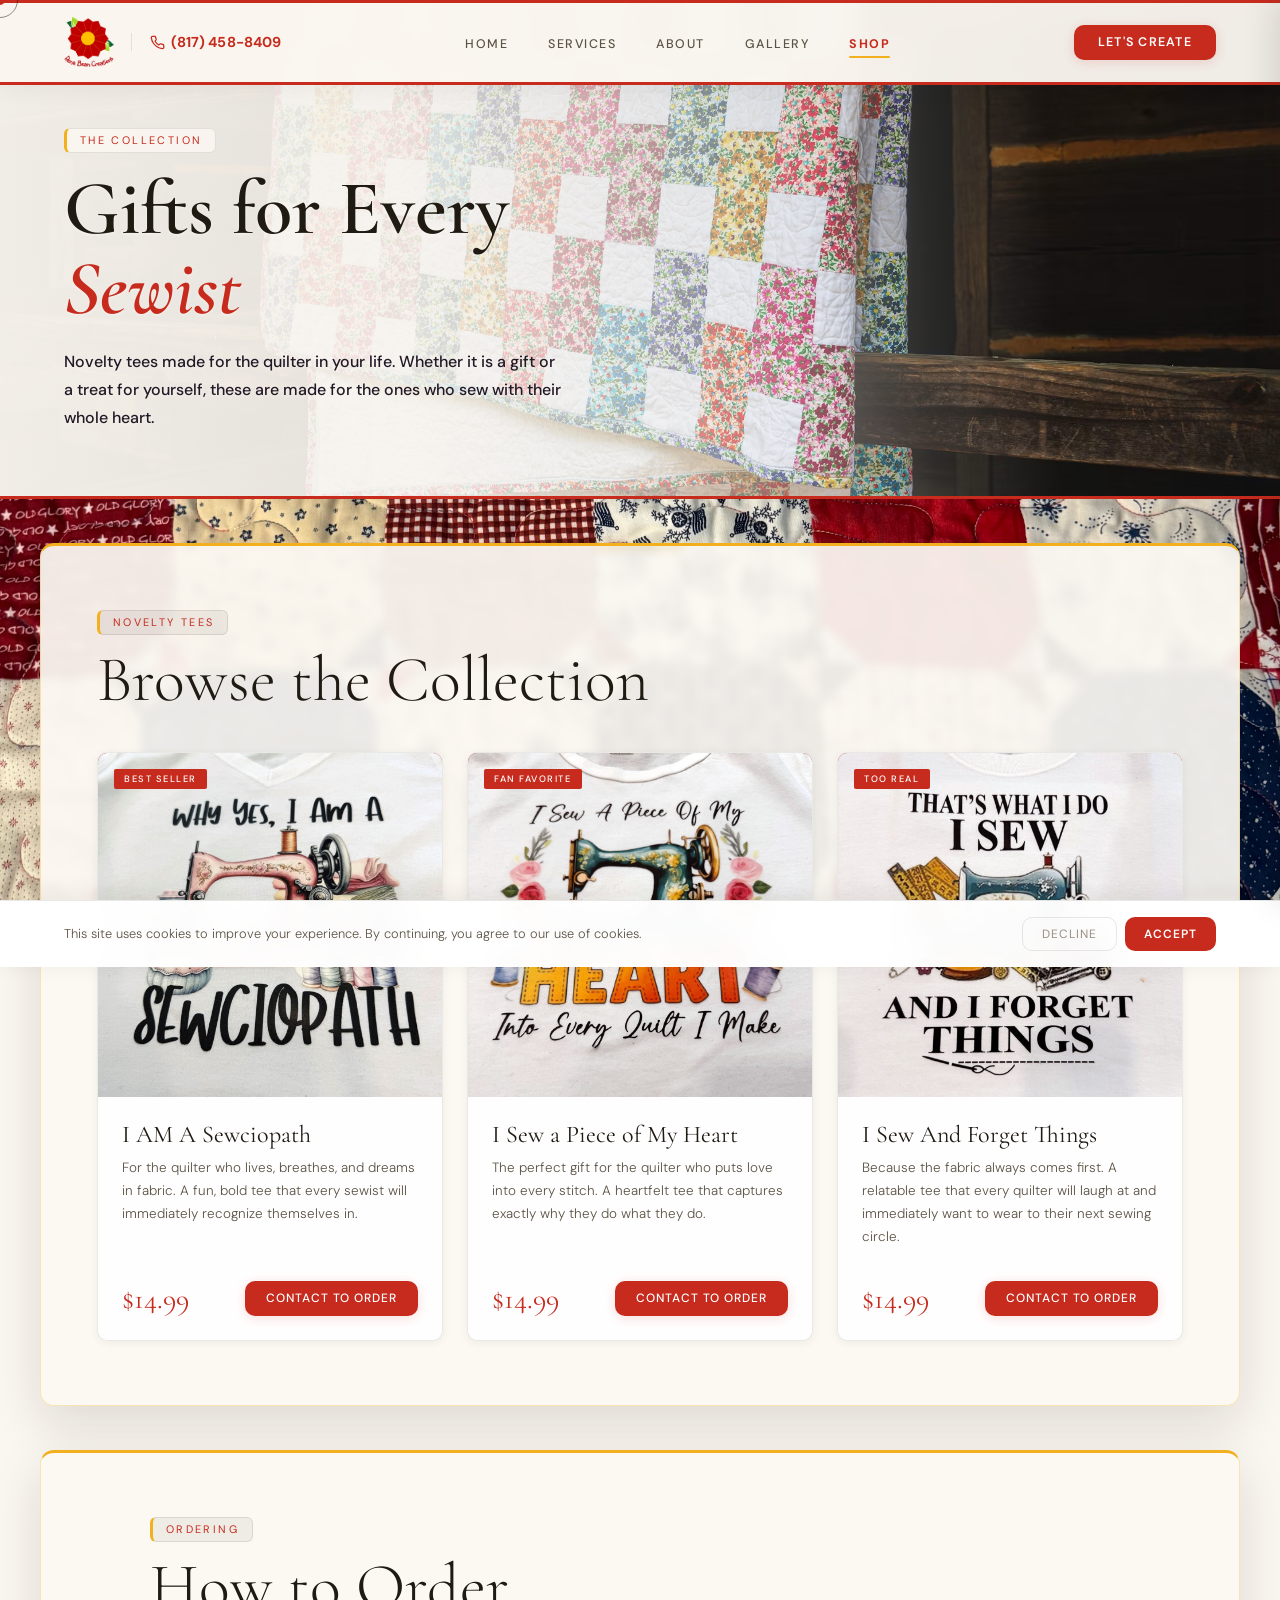
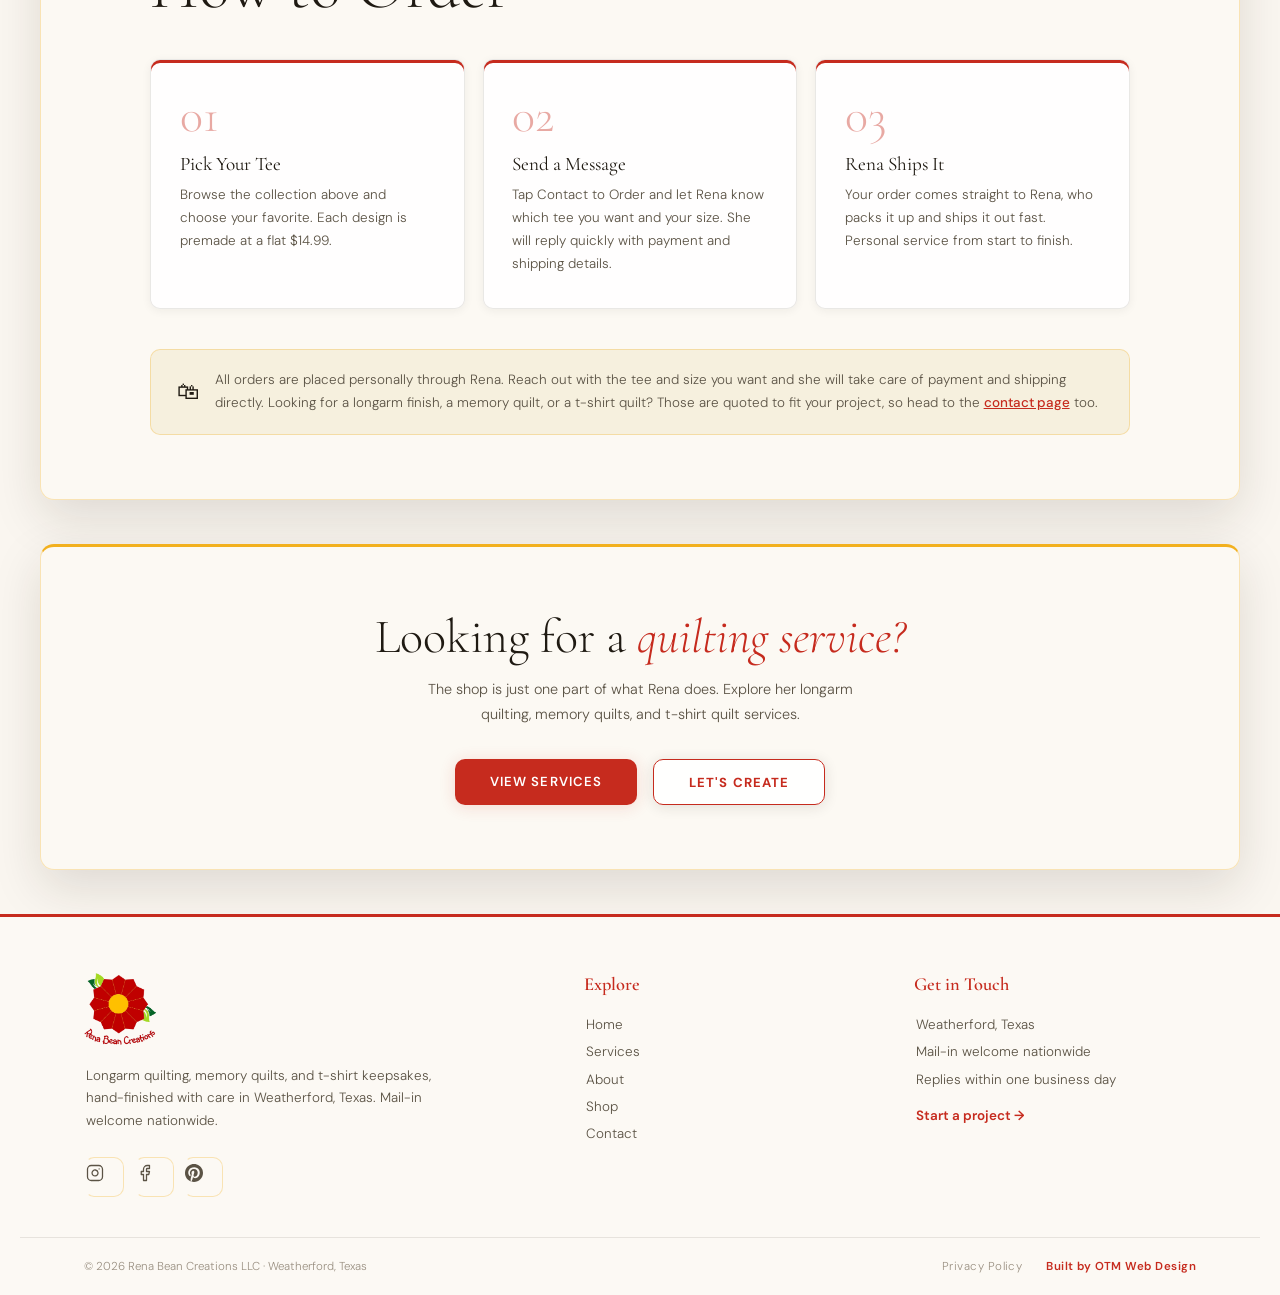
<file: shop.html>
<!DOCTYPE html>
<html lang="en">
<head>
  <meta charset="UTF-8">
  <meta name="viewport" content="width=device-width, initial-scale=1.0">
  <title>Shop | Rena Bean Creations</title>
  <meta name="description" content="Quilting-themed novelty tees from Rena Bean Creations. Gifts for every sewist, starting at $14.99.">
  <link rel="preconnect" href="https://fonts.googleapis.com">
  <link rel="preconnect" href="https://fonts.gstatic.com" crossorigin>
  <link href="https://fonts.googleapis.com/css2?family=Cormorant+Garamond:ital,wght@0,300;0,400;0,600;1,300;1,400;1,600&family=DM+Sans:ital,opsz,wght@0,9..40,300;0,9..40,400;0,9..40,500;0,9..40,700;1,9..40,300&display=swap" rel="stylesheet">
  <link rel="stylesheet" href="style.css">
  <style>
    /* SHOP PAGE SUB-CARDS (inside frames) */
    .shop-products { display: grid; grid-template-columns: repeat(3, 1fr); gap: 24px; margin-top: 2.5rem; }
    .product-card {
      background: rgba(255,255,255,0.96);
      border: 1px solid var(--border);
      border-radius: 10px; overflow: hidden;
      box-shadow: inset 0 3px 0 var(--red), 0 2px 10px rgba(40,30,18,0.06);
      display: flex; flex-direction: column;
      transition: transform 0.3s, box-shadow 0.3s, border-color 0.3s;
    }
    .product-card:hover { transform: translateY(-4px); box-shadow: inset 0 3px 0 var(--red), inset 3px 0 0 var(--green), 0 14px 34px rgba(40,30,18,0.16); border-color: var(--green); }
    .product-img-wrap { width: 100%; aspect-ratio: 1; overflow: hidden; position: relative; background: rgba(40,30,18,0.04); }
    .product-img-wrap img { width: 100%; height: 100%; object-fit: cover; display: block; transition: transform 0.5s ease; }
    .product-card:hover .product-img-wrap img { transform: scale(1.05); }
    .product-img-wrap.no-img { display: flex; align-items: center; justify-content: center; }
    .product-img-wrap.no-img::after { content: "\1F455"; font-size: 3rem; opacity: 0.5; }
    .product-badge { position: absolute; top: 1rem; left: 1rem; background: var(--red); color: #fff; font-size: 0.58rem; letter-spacing: 0.16em; text-transform: uppercase; padding: 0.25rem 0.65rem; border-radius: 2px; font-weight: 500; }
    .product-info { padding: 1.5rem 1.5rem 0; flex: 1; }
    .product-info h3 { font-family: 'Cormorant Garamond', serif; font-size: 1.5rem; font-weight: 400; color: var(--text); margin-bottom: 0.5rem; line-height: 1.2; }
    .product-info p { font-size: 0.84rem; color: var(--text-muted); line-height: 1.7; font-weight: 300; margin-bottom: 1rem; }
    .product-price-row { display: flex; align-items: center; justify-content: space-between; padding: 1rem 1.5rem 1.5rem; margin-top: auto; }
    .product-price { font-family: 'Cormorant Garamond', serif; font-size: 1.8rem; font-weight: 400; color: var(--red); }
    .product-order-btn { display: inline-flex; align-items: center; gap: 0.4rem; background: var(--red); color: #fff; padding: 0.6rem 1.3rem; border-radius: 10px; font-size: 0.75rem; font-weight: 500; letter-spacing: 0.08em; text-transform: uppercase; text-decoration: none; cursor: none; transition: background 0.2s; box-shadow: 0 2px 12px var(--red-glow); }
    .product-order-btn:hover { background: var(--red-light); }
    .how-to-inner { max-width: 980px; margin: 0 auto; }
    .how-to-steps { display: grid; grid-template-columns: repeat(3, 1fr); gap: 18px; margin-top: 2.5rem; }
    .how-to-step { background: rgba(255,255,255,0.96); border: 1px solid var(--border); border-radius: 10px; box-shadow: inset 0 3px 0 var(--red), 0 2px 10px rgba(40,30,18,0.06); padding: 2rem 1.8rem; transition: transform 0.25s, box-shadow 0.25s, border-color 0.25s; }
    .how-to-step:hover { transform: translateY(-4px); box-shadow: inset 0 3px 0 var(--red), inset 3px 0 0 var(--green), 0 14px 34px rgba(40,30,18,0.16); border-color: var(--green); }
    .how-to-num { font-family: 'Cormorant Garamond', serif; font-size: 3rem; font-weight: 300; color: var(--red); opacity: 0.4; line-height: 1; margin-bottom: 0.8rem; }
    .how-to-step h4 { font-family: 'Cormorant Garamond', serif; font-size: 1.2rem; font-weight: 400; color: var(--text); margin-bottom: 0.5rem; }
    .how-to-step p { font-size: 0.84rem; color: var(--text-muted); line-height: 1.7; font-weight: 300; }
    .shopify-note { display: flex; align-items: center; gap: 1rem; max-width: 980px; margin: 2.5rem auto 0; background: rgba(201,168,76,0.12); border: 1px solid var(--border-gold); border-radius: 10px; padding: 1.2rem 1.6rem; }
    .shopify-note-icon { font-size: 1.4rem; flex-shrink: 0; }
    .shopify-note p { font-size: 0.84rem; color: var(--text-muted); line-height: 1.7; font-weight: 300; margin: 0; }
    .shop-cta { text-align: center; }
    .shop-cta h2 { font-family: 'Cormorant Garamond', serif; font-size: clamp(2rem, 4vw, 3rem); font-weight: 300; color: var(--text); margin-bottom: 0.8rem; line-height: 1.1; }
    .shop-cta h2 em { font-style: italic; color: var(--red); }
    .shop-cta p { font-size: 0.9rem; color: var(--text-muted); line-height: 1.75; max-width: 440px; margin: 0 auto 2rem; font-weight: 300; }
    .shop-cta-btns { display: flex; gap: 1rem; justify-content: center; flex-wrap: wrap; }
    @media (max-width: 900px) {
      .shop-products { grid-template-columns: 1fr; }
      .how-to-steps { grid-template-columns: 1fr; }
      .shop-cta-btns { flex-direction: column; align-items: center; }
    }
  </style>
</head>
<body data-page="shop">

  <div id="progress-bar"></div>
  <button id="back-top" onclick="window.scrollTo({top:0,behavior:'smooth'})">&#8593;</button>
  <div class="cursor" id="cursor"></div>
  <div class="cursor-ring" id="cursor-ring"></div>
  <a href="tel:8174588409" id="float-call" aria-label="Call Rena Bean Creations"><svg xmlns="http://www.w3.org/2000/svg" width="15" height="15" viewBox="0 0 24 24" fill="none" stroke="currentColor" stroke-width="2" stroke-linecap="round" stroke-linejoin="round"><path d="M22 16.92v3a2 2 0 0 1-2.18 2 19.79 19.79 0 0 1-8.63-3.07 19.5 19.5 0 0 1-6-6 19.79 19.79 0 0 1-3.07-8.67A2 2 0 0 1 4.11 2h3a2 2 0 0 1 2 1.72c.13.96.36 1.9.7 2.81a2 2 0 0 1-.45 2.11L8.09 9.91a16 16 0 0 0 6 6l1.27-1.27a2 2 0 0 1 2.11-.45c.91.34 1.85.57 2.81.7A2 2 0 0 1 22 16.92z"/></svg> (817) 458-8409</a>

  <div id="cookie-banner">
    <p>This site uses cookies to improve your experience. By continuing, you agree to our use of cookies.</p>
    <div class="cookie-btns">
      <button class="cookie-decline" onclick="dismissCookie()">Decline</button>
      <button class="cookie-accept" onclick="dismissCookie()">Accept</button>
    </div>
  </div>

  <!-- NAV -->
  <nav id="main-nav">
    <div class="nav-left">
      <a href="index.html" class="nav-logo">
        <img src="assets/rbc-logo.png" alt="Rena Bean Creations" class="nav-logo-img" onerror="this.style.display='none'; this.nextElementSibling.style.display='inline';">
        <span class="nav-logo-fallback" style="display:none;">Rena Bean Creations</span>
      </a>
      <a href="tel:8174588409" class="nav-phone" aria-label="Call (817) 458-8409"><svg xmlns="http://www.w3.org/2000/svg" viewBox="0 0 24 24" fill="none" stroke="currentColor" stroke-width="2" stroke-linecap="round" stroke-linejoin="round"><path d="M22 16.92v3a2 2 0 0 1-2.18 2 19.79 19.79 0 0 1-8.63-3.07 19.5 19.5 0 0 1-6-6 19.79 19.79 0 0 1-3.07-8.67A2 2 0 0 1 4.11 2h3a2 2 0 0 1 2 1.72c.13.96.36 1.9.7 2.81a2 2 0 0 1-.45 2.11L8.09 9.91a16 16 0 0 0 6 6l1.27-1.27a2 2 0 0 1 2.11-.45c.91.34 1.85.57 2.81.7A2 2 0 0 1 22 16.92z"/></svg> (817) 458-8409</a>
    </div>
    <div class="nav-location"><span class="badge-icon">&#129525;</span> Weatherford, Texas</div>
    <ul class="nav-links">
      <li><a href="index.html" data-nav="home">Home</a></li>
      <li><a href="services.html" data-nav="services">Services</a></li>
      <li><a href="about.html" data-nav="about">About</a></li>
      <li><a href="gallery.html" data-nav="gallery">Gallery</a></li>
      <li><a href="shop.html" class="nav-shop" data-nav="shop">Shop</a></li>
    </ul>
    <a href="contact.html" class="nav-cta">Let's Create</a>
    <button class="hamburger" id="hamburger" onclick="toggleMenu()" aria-label="Open menu">
      <span></span><span></span><span></span>
    </button>
  </nav>

  <!-- MOBILE MENU -->
  <div class="mobile-overlay" id="mobileOverlay" onclick="toggleMenu()"></div>
  <div class="mobile-menu" id="mobileMenu">
    <button class="mobile-menu-close" onclick="toggleMenu()">&#10005;</button>
    <div class="mobile-menu-logo"><img src="assets/rbc-logo.png" alt="Rena Bean Creations" class="mobile-menu-logo-img" onerror="this.style.display='none'; this.nextElementSibling.style.display='inline';"><span class="mobile-menu-logo-fallback" style="display:none;">Rena Bean Creations</span></div>
    <ul class="mobile-menu-links">
      <li><a href="index.html" data-nav="home">Home</a></li>
      <li><a href="services.html" data-nav="services">Services</a></li>
      <li><a href="about.html" data-nav="about">About</a></li>
      <li><a href="gallery.html" data-nav="gallery">Gallery</a></li>
      <li><a href="shop.html" data-nav="shop">Shop</a></li>
      <li><a href="contact.html" data-nav="contact">Contact</a></li>
    </ul>
    <a href="contact.html" class="mobile-menu-cta">Let's Create</a>
    <div class="mobile-menu-footer">
      <div class="footer-socials">
          <a href="https://www.instagram.com/renabeancreations/" target="_blank" rel="noopener" class="footer-social" aria-label="Instagram"><svg xmlns="http://www.w3.org/2000/svg" viewBox="0 0 24 24" fill="none" stroke="currentColor" stroke-width="1.7" stroke-linecap="round" stroke-linejoin="round"><rect x="2" y="2" width="20" height="20" rx="5" ry="5"></rect><path d="M16 11.37A4 4 0 1 1 12.63 8 4 4 0 0 1 16 11.37z"></path><line x1="17.5" y1="6.5" x2="17.51" y2="6.5"></line></svg></a>
          <a href="https://www.facebook.com/profile.php?id=100062982863708" target="_blank" rel="noopener" class="footer-social" aria-label="Facebook"><svg xmlns="http://www.w3.org/2000/svg" viewBox="0 0 24 24" fill="none" stroke="currentColor" stroke-width="1.7" stroke-linecap="round" stroke-linejoin="round"><path d="M18 2h-3a5 5 0 0 0-5 5v3H7v4h3v8h4v-8h3l1-4h-4V7a1 1 0 0 1 1-1h3z"></path></svg></a>
          <a href="https://uk.pinterest.com/rmh3694/rena-bean-creations/" target="_blank" rel="noopener" class="footer-social" aria-label="Pinterest"><svg xmlns="http://www.w3.org/2000/svg" viewBox="0 0 24 24" fill="currentColor"><path d="M12 0C5.373 0 0 5.372 0 12c0 5.084 3.163 9.426 7.627 11.174-.105-.949-.2-2.405.042-3.441.218-.937 1.407-5.965 1.407-5.965s-.359-.719-.359-1.782c0-1.668.967-2.914 2.171-2.914 1.023 0 1.518.769 1.518 1.69 0 1.029-.655 2.568-.994 3.995-.283 1.194.599 2.169 1.777 2.169 2.133 0 3.772-2.249 3.772-5.495 0-2.873-2.064-4.882-5.012-4.882-3.414 0-5.418 2.561-5.418 5.207 0 1.031.397 2.138.893 2.738a.36.36 0 0 1 .083.345c-.091.378-.293 1.193-.333 1.36-.052.22-.174.267-.402.161-1.499-.698-2.436-2.889-2.436-4.649 0-3.785 2.75-7.262 7.929-7.262 4.163 0 7.398 2.967 7.398 6.931 0 4.136-2.607 7.464-6.227 7.464-1.216 0-2.359-.632-2.75-1.378l-.748 2.853c-.271 1.043-1.002 2.35-1.492 3.146C9.57 23.812 10.763 24 12 24c6.627 0 12-5.373 12-12C24 5.372 18.627 0 12 0z"></path></svg></a>
        </div>
    </div>
  </div>

  <!-- PAGE HERO -->
  <section class="page-hero">
    <div class="page-hero-grid"></div>
    <div class="page-hero-bg-text">Shop</div>
    <div class="page-hero-content reveal">
      <div class="section-label">The Collection</div>
      <h1 class="page-hero-title">Gifts for Every<br><em>Sewist</em></h1>
      <p class="page-hero-sub">Novelty tees made for the quilter in your life. Whether it is a gift or a treat for yourself, these are made for the ones who sew with their whole heart.</p>
    </div>
  </section>

  <!-- PRODUCTS -->
  <section class="shop-main has-tab">
    <div class="section-label reveal">Novelty Tees</div>
    <h2 class="section-title reveal reveal-delay-1">Browse the Collection</h2>
    <div class="shop-products">
      <div class="product-card reveal">
        <div class="product-img-wrap">
          <img src="assets/tee-sewciopath.jpg" alt="I AM A Sewciopath Tee" onerror="this.parentElement.classList.add('no-img')">
          <div class="product-badge">Best Seller</div>
        </div>
        <div class="product-info">
          <h3>I AM A Sewciopath</h3>
          <p>For the quilter who lives, breathes, and dreams in fabric. A fun, bold tee that every sewist will immediately recognize themselves in.</p>
        </div>
        <div class="product-price-row">
          <span class="product-price">$14.99</span>
          <a href="contact.html" class="product-order-btn">Contact to Order</a>
        </div>
      </div>
      <div class="product-card reveal reveal-delay-1">
        <div class="product-img-wrap">
          <img src="assets/tee-sew-heart.jpg" alt="I Sew a Piece of My Heart Tee" onerror="this.parentElement.classList.add('no-img')">
          <div class="product-badge">Fan Favorite</div>
        </div>
        <div class="product-info">
          <h3>I Sew a Piece of My Heart</h3>
          <p>The perfect gift for the quilter who puts love into every stitch. A heartfelt tee that captures exactly why they do what they do.</p>
        </div>
        <div class="product-price-row">
          <span class="product-price">$14.99</span>
          <a href="contact.html" class="product-order-btn">Contact to Order</a>
        </div>
      </div>
      <div class="product-card reveal reveal-delay-2">
        <div class="product-img-wrap">
          <img src="assets/tee-forget.jpg" alt="I Sew And Forget Things Tee" onerror="this.parentElement.classList.add('no-img')">
          <div class="product-badge">Too Real</div>
        </div>
        <div class="product-info">
          <h3>I Sew And Forget Things</h3>
          <p>Because the fabric always comes first. A relatable tee that every quilter will laugh at and immediately want to wear to their next sewing circle.</p>
        </div>
        <div class="product-price-row">
          <span class="product-price">$14.99</span>
          <a href="contact.html" class="product-order-btn">Contact to Order</a>
        </div>
      </div>
    </div>
  </section>

  <!-- HOW TO ORDER -->
  <section class="how-to-order">
    <div class="how-to-inner">
      <div class="section-label reveal">Ordering</div>
      <h2 class="section-title reveal reveal-delay-1">How to Order</h2>
      <div class="how-to-steps">
        <div class="how-to-step reveal">
          <div class="how-to-num">01</div>
          <h4>Pick Your Tee</h4>
          <p>Browse the collection above and choose your favorite. Each design is premade at a flat $14.99.</p>
        </div>
        <div class="how-to-step reveal reveal-delay-1">
          <div class="how-to-num">02</div>
          <h4>Send a Message</h4>
          <p>Tap Contact to Order and let Rena know which tee you want and your size. She will reply quickly with payment and shipping details.</p>
        </div>
        <div class="how-to-step reveal reveal-delay-2">
          <div class="how-to-num">03</div>
          <h4>Rena Ships It</h4>
          <p>Your order comes straight to Rena, who packs it up and ships it out fast. Personal service from start to finish.</p>
        </div>
      </div>
      <div class="shopify-note">
        <span class="shopify-note-icon">&#128717;</span>
        <p>All orders are placed personally through Rena. Reach out with the tee and size you want and she will take care of payment and shipping directly. Looking for a longarm finish, a memory quilt, or a t-shirt quilt? Those are quoted to fit your project, so head to the <a href="contact.html" style="color:var(--red);font-weight:500;">contact page</a> too.</p>
      </div>
    </div>
  </section>

  <!-- CTA -->
  <section class="shop-cta">
    <h2 class="reveal">Looking for a <em>quilting service?</em></h2>
    <p class="reveal">The shop is just one part of what Rena does. Explore her longarm quilting, memory quilts, and t-shirt quilt services.</p>
    <div class="shop-cta-btns reveal">
      <a href="services.html" class="btn-primary">View Services</a>
      <a href="contact.html" class="btn-ghost">Let's Create</a>
    </div>
  </section>

  <!-- FOOTER -->
  <footer>
    <div class="footer-top">
      <div class="footer-col footer-brand">
        <div class="footer-logo"><img src="assets/rbc-logo.png" alt="Rena Bean Creations" class="footer-logo-img" onerror="this.style.display='none'; this.nextElementSibling.style.display='inline';"><span class="footer-logo-fallback" style="display:none;">Rena Bean Creations</span></div>
        <p class="footer-tagline">Longarm quilting, memory quilts, and t-shirt keepsakes, hand-finished with care in Weatherford, Texas. Mail-in welcome nationwide.</p>
        <div class="footer-socials">
          <a href="https://www.instagram.com/renabeancreations/" target="_blank" rel="noopener" class="footer-social" aria-label="Instagram"><svg xmlns="http://www.w3.org/2000/svg" viewBox="0 0 24 24" fill="none" stroke="currentColor" stroke-width="1.7" stroke-linecap="round" stroke-linejoin="round"><rect x="2" y="2" width="20" height="20" rx="5" ry="5"></rect><path d="M16 11.37A4 4 0 1 1 12.63 8 4 4 0 0 1 16 11.37z"></path><line x1="17.5" y1="6.5" x2="17.51" y2="6.5"></line></svg></a>
          <a href="https://www.facebook.com/profile.php?id=100062982863708" target="_blank" rel="noopener" class="footer-social" aria-label="Facebook"><svg xmlns="http://www.w3.org/2000/svg" viewBox="0 0 24 24" fill="none" stroke="currentColor" stroke-width="1.7" stroke-linecap="round" stroke-linejoin="round"><path d="M18 2h-3a5 5 0 0 0-5 5v3H7v4h3v8h4v-8h3l1-4h-4V7a1 1 0 0 1 1-1h3z"></path></svg></a>
          <a href="https://uk.pinterest.com/rmh3694/rena-bean-creations/" target="_blank" rel="noopener" class="footer-social" aria-label="Pinterest"><svg xmlns="http://www.w3.org/2000/svg" viewBox="0 0 24 24" fill="currentColor"><path d="M12 0C5.373 0 0 5.372 0 12c0 5.084 3.163 9.426 7.627 11.174-.105-.949-.2-2.405.042-3.441.218-.937 1.407-5.965 1.407-5.965s-.359-.719-.359-1.782c0-1.668.967-2.914 2.171-2.914 1.023 0 1.518.769 1.518 1.69 0 1.029-.655 2.568-.994 3.995-.283 1.194.599 2.169 1.777 2.169 2.133 0 3.772-2.249 3.772-5.495 0-2.873-2.064-4.882-5.012-4.882-3.414 0-5.418 2.561-5.418 5.207 0 1.031.397 2.138.893 2.738a.36.36 0 0 1 .083.345c-.091.378-.293 1.193-.333 1.36-.052.22-.174.267-.402.161-1.499-.698-2.436-2.889-2.436-4.649 0-3.785 2.75-7.262 7.929-7.262 4.163 0 7.398 2.967 7.398 6.931 0 4.136-2.607 7.464-6.227 7.464-1.216 0-2.359-.632-2.75-1.378l-.748 2.853c-.271 1.043-1.002 2.35-1.492 3.146C9.57 23.812 10.763 24 12 24c6.627 0 12-5.373 12-12C24 5.372 18.627 0 12 0z"></path></svg></a>
        </div>
      </div>
      <div class="footer-col">
        <h4>Explore</h4>
        <a href="index.html">Home</a>
        <a href="services.html">Services</a>
        <a href="about.html">About</a>
        <a href="shop.html">Shop</a>
        <a href="contact.html">Contact</a>
      </div>
      <div class="footer-col">
        <h4>Get in Touch</h4>
        <p>Weatherford, Texas</p>
        <p>Mail-in welcome nationwide</p>
        <p>Replies within one business day</p>
        <a href="contact.html" class="footer-cta-link">Start a project &#8594;</a>
      </div>
    </div>
    <div class="footer-bottom">
      <span>&#169; 2026 Rena Bean Creations LLC &middot; Weatherford, Texas</span>
      <span class="footer-bottom-links">
        <a href="privacy.html">Privacy Policy</a>
        <a href="https://otm-designs.com" target="_blank" rel="noopener">Built by OTM Web Design</a>
      </span>
    </div>
  </footer>

  <script src="script.js"></script>
</body>
</html>
</file>
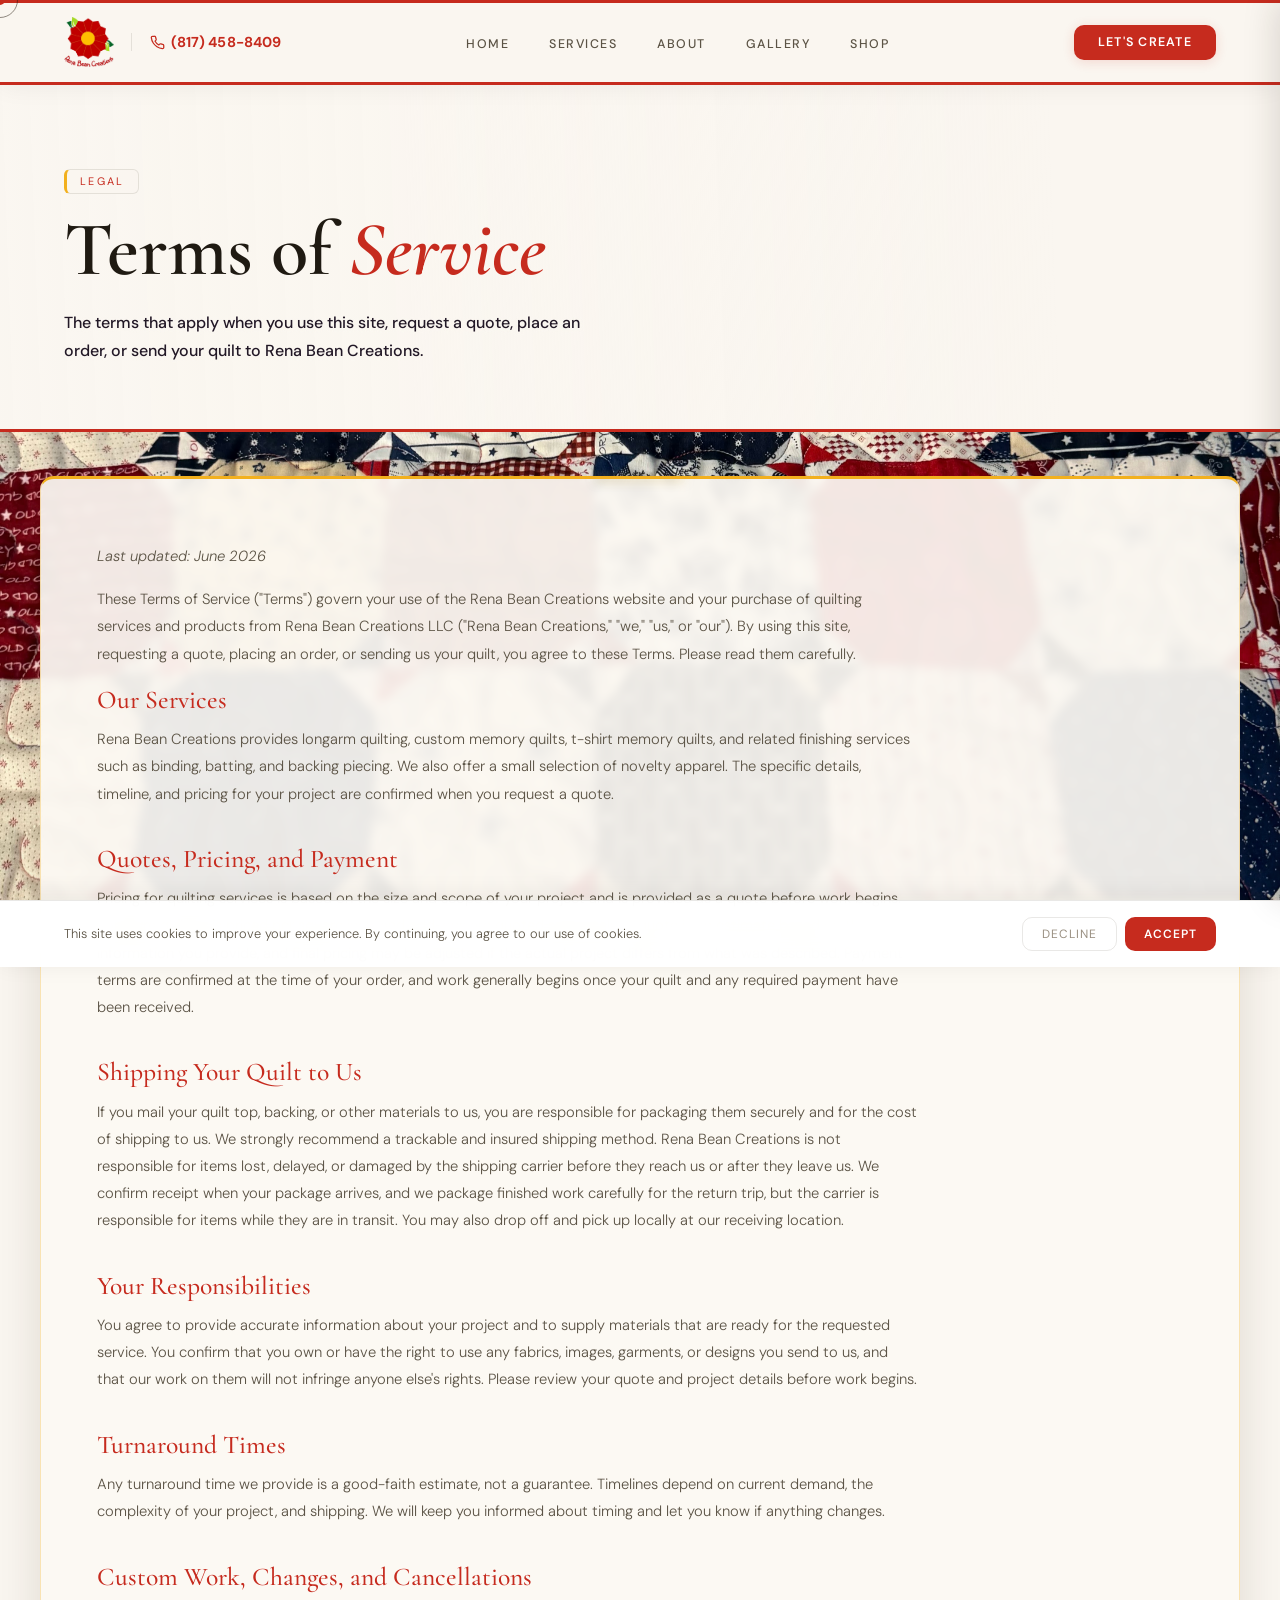
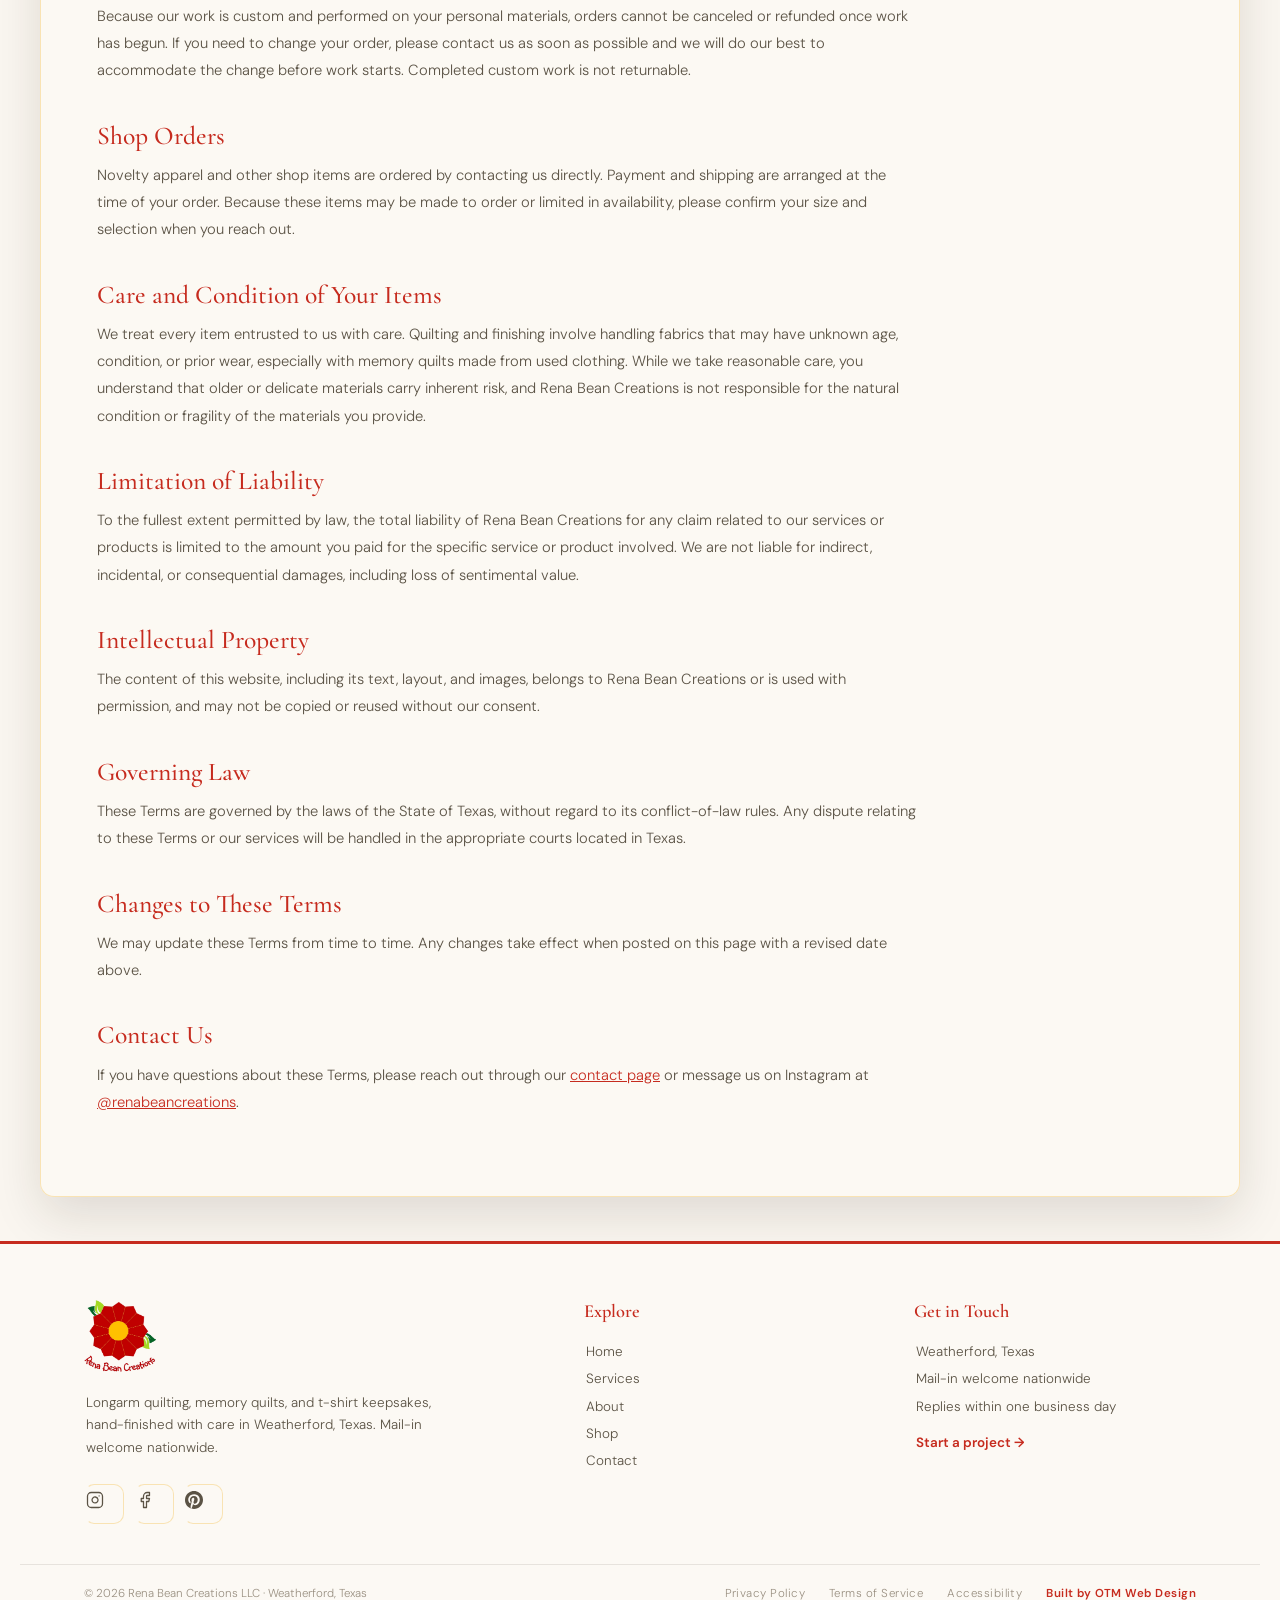
<file: terms.html>
<!DOCTYPE html>
<html lang="en">
<head>
  <meta charset="UTF-8">
  <meta name="viewport" content="width=device-width, initial-scale=1.0">
  <title>Terms of Service | Rena Bean Creations</title>
  <meta name="description" content="The terms of service for Rena Bean Creations, covering quotes, payment, mail-in shipping, custom work, and shop orders.">
  <meta name="robots" content="noindex">
  <link rel="preconnect" href="https://fonts.googleapis.com">
  <link rel="preconnect" href="https://fonts.gstatic.com" crossorigin>
  <link href="https://fonts.googleapis.com/css2?family=Cormorant+Garamond:ital,wght@0,300;0,400;0,600;1,300;1,400;1,600&family=DM+Sans:ital,opsz,wght@0,9..40,300;0,9..40,400;0,9..40,500;0,9..40,700;1,9..40,300&display=swap" rel="stylesheet">
  <link rel="stylesheet" href="style.css">
</head>
<body data-page="terms">

  <div id="progress-bar"></div>
  <button id="back-top" onclick="window.scrollTo({top:0,behavior:'smooth'})">&#8593;</button>
  <div class="cursor" id="cursor"></div>
  <div class="cursor-ring" id="cursor-ring"></div>
  <a href="tel:8174588409" id="float-call" aria-label="Call Rena Bean Creations"><svg xmlns="http://www.w3.org/2000/svg" width="15" height="15" viewBox="0 0 24 24" fill="none" stroke="currentColor" stroke-width="2" stroke-linecap="round" stroke-linejoin="round"><path d="M22 16.92v3a2 2 0 0 1-2.18 2 19.79 19.79 0 0 1-8.63-3.07 19.5 19.5 0 0 1-6-6 19.79 19.79 0 0 1-3.07-8.67A2 2 0 0 1 4.11 2h3a2 2 0 0 1 2 1.72c.13.96.36 1.9.7 2.81a2 2 0 0 1-.45 2.11L8.09 9.91a16 16 0 0 0 6 6l1.27-1.27a2 2 0 0 1 2.11-.45c.91.34 1.85.57 2.81.7A2 2 0 0 1 22 16.92z"/></svg> (817) 458-8409</a>

  <div id="cookie-banner">
    <p>This site uses cookies to improve your experience. By continuing, you agree to our use of cookies.</p>
    <div class="cookie-btns">
      <button class="cookie-decline" onclick="dismissCookie()">Decline</button>
      <button class="cookie-accept" onclick="dismissCookie()">Accept</button>
    </div>
  </div>

  <!-- NAV -->
  <nav id="main-nav">
    <div class="nav-left">
      <a href="index.html" class="nav-logo">
        <img src="assets/rbc-logo.png" alt="Rena Bean Creations" class="nav-logo-img" onerror="this.style.display='none'; this.nextElementSibling.style.display='inline';">
        <span class="nav-logo-fallback" style="display:none;">Rena Bean Creations</span>
      </a>
      <a href="tel:8174588409" class="nav-phone" aria-label="Call (817) 458-8409"><svg xmlns="http://www.w3.org/2000/svg" viewBox="0 0 24 24" fill="none" stroke="currentColor" stroke-width="2" stroke-linecap="round" stroke-linejoin="round"><path d="M22 16.92v3a2 2 0 0 1-2.18 2 19.79 19.79 0 0 1-8.63-3.07 19.5 19.5 0 0 1-6-6 19.79 19.79 0 0 1-3.07-8.67A2 2 0 0 1 4.11 2h3a2 2 0 0 1 2 1.72c.13.96.36 1.9.7 2.81a2 2 0 0 1-.45 2.11L8.09 9.91a16 16 0 0 0 6 6l1.27-1.27a2 2 0 0 1 2.11-.45c.91.34 1.85.57 2.81.7A2 2 0 0 1 22 16.92z"/></svg> (817) 458-8409</a>
    </div>
    <div class="nav-location"><span class="badge-icon">&#129525;</span> Weatherford, Texas</div>
    <ul class="nav-links">
      <li><a href="index.html" data-nav="home">Home</a></li>
      <li><a href="services.html" data-nav="services">Services</a></li>
      <li><a href="about.html" data-nav="about">About</a></li>
      <li><a href="gallery.html" data-nav="gallery">Gallery</a></li>
      <li><a href="shop.html" data-nav="shop">Shop</a></li>
    </ul>
    <a href="contact.html" class="nav-cta">Let's Create</a>
    <button class="hamburger" id="hamburger" onclick="toggleMenu()" aria-label="Open menu">
      <span></span><span></span><span></span>
    </button>
  </nav>

  <!-- MOBILE MENU -->
  <div class="mobile-overlay" id="mobileOverlay" onclick="toggleMenu()"></div>
  <div class="mobile-menu" id="mobileMenu">
    <button class="mobile-menu-close" onclick="toggleMenu()">&#10005;</button>
    <div class="mobile-menu-logo"><img src="assets/rbc-logo.png" alt="Rena Bean Creations" class="mobile-menu-logo-img" onerror="this.style.display='none'; this.nextElementSibling.style.display='inline';"><span class="mobile-menu-logo-fallback" style="display:none;">Rena Bean Creations</span></div>
    <ul class="mobile-menu-links">
      <li><a href="index.html" data-nav="home">Home</a></li>
      <li><a href="services.html" data-nav="services">Services</a></li>
      <li><a href="about.html" data-nav="about">About</a></li>
      <li><a href="gallery.html" data-nav="gallery">Gallery</a></li>
      <li><a href="shop.html" data-nav="shop">Shop</a></li>
      <li><a href="contact.html" data-nav="contact">Contact</a></li>
    </ul>
    <a href="contact.html" class="mobile-menu-cta">Let's Create</a>
    <div class="mobile-menu-footer">
      <div class="footer-socials">
          <a href="https://www.instagram.com/renabeancreations/" target="_blank" rel="noopener" class="footer-social" aria-label="Instagram"><svg xmlns="http://www.w3.org/2000/svg" viewBox="0 0 24 24" fill="none" stroke="currentColor" stroke-width="1.7" stroke-linecap="round" stroke-linejoin="round"><rect x="2" y="2" width="20" height="20" rx="5" ry="5"></rect><path d="M16 11.37A4 4 0 1 1 12.63 8 4 4 0 0 1 16 11.37z"></path><line x1="17.5" y1="6.5" x2="17.51" y2="6.5"></line></svg></a>
          <a href="https://www.facebook.com/profile.php?id=100062982863708" target="_blank" rel="noopener" class="footer-social" aria-label="Facebook"><svg xmlns="http://www.w3.org/2000/svg" viewBox="0 0 24 24" fill="none" stroke="currentColor" stroke-width="1.7" stroke-linecap="round" stroke-linejoin="round"><path d="M18 2h-3a5 5 0 0 0-5 5v3H7v4h3v8h4v-8h3l1-4h-4V7a1 1 0 0 1 1-1h3z"></path></svg></a>
          <a href="https://uk.pinterest.com/rmh3694/rena-bean-creations/" target="_blank" rel="noopener" class="footer-social" aria-label="Pinterest"><svg xmlns="http://www.w3.org/2000/svg" viewBox="0 0 24 24" fill="currentColor"><path d="M12 0C5.373 0 0 5.372 0 12c0 5.084 3.163 9.426 7.627 11.174-.105-.949-.2-2.405.042-3.441.218-.937 1.407-5.965 1.407-5.965s-.359-.719-.359-1.782c0-1.668.967-2.914 2.171-2.914 1.023 0 1.518.769 1.518 1.69 0 1.029-.655 2.568-.994 3.995-.283 1.194.599 2.169 1.777 2.169 2.133 0 3.772-2.249 3.772-5.495 0-2.873-2.064-4.882-5.012-4.882-3.414 0-5.418 2.561-5.418 5.207 0 1.031.397 2.138.893 2.738a.36.36 0 0 1 .083.345c-.091.378-.293 1.193-.333 1.36-.052.22-.174.267-.402.161-1.499-.698-2.436-2.889-2.436-4.649 0-3.785 2.75-7.262 7.929-7.262 4.163 0 7.398 2.967 7.398 6.931 0 4.136-2.607 7.464-6.227 7.464-1.216 0-2.359-.632-2.75-1.378l-.748 2.853c-.271 1.043-1.002 2.35-1.492 3.146C9.57 23.812 10.763 24 12 24c6.627 0 12-5.373 12-12C24 5.372 18.627 0 12 0z"></path></svg></a>
        </div>
    </div>
  </div>

  <!-- PAGE HERO -->
  <section class="page-hero">
    <div class="page-hero-content reveal">
      <div class="section-label">Legal</div>
      <h1 class="page-hero-title">Terms of <em>Service</em></h1>
      <p class="page-hero-sub">The terms that apply when you use this site, request a quote, place an order, or send your quilt to Rena Bean Creations.</p>
    </div>
  </section>

  <!-- LEGAL -->
  <section class="has-tab">
    <div class="legal-body">
      <p class="legal-updated">Last updated: June 2026</p>
      <p>These Terms of Service ("Terms") govern your use of the Rena Bean Creations website and your purchase of quilting services and products from Rena Bean Creations LLC ("Rena Bean Creations," "we," "us," or "our"). By using this site, requesting a quote, placing an order, or sending us your quilt, you agree to these Terms. Please read them carefully.</p>

      <h2>Our Services</h2>
      <p>Rena Bean Creations provides longarm quilting, custom memory quilts, t-shirt memory quilts, and related finishing services such as binding, batting, and backing piecing. We also offer a small selection of novelty apparel. The specific details, timeline, and pricing for your project are confirmed when you request a quote.</p>

      <h2>Quotes, Pricing, and Payment</h2>
      <p>Pricing for quilting services is based on the size and scope of your project and is provided as a quote before work begins. Longarm quilting is priced per square inch, and add-ons are quoted separately. A quote is an estimate based on the information you provide, and final pricing may be adjusted if the actual project differs from what was described. Payment terms are confirmed at the time of your order, and work generally begins once your quilt and any required payment have been received.</p>

      <h2>Shipping Your Quilt to Us</h2>
      <p>If you mail your quilt top, backing, or other materials to us, you are responsible for packaging them securely and for the cost of shipping to us. We strongly recommend a trackable and insured shipping method. Rena Bean Creations is not responsible for items lost, delayed, or damaged by the shipping carrier before they reach us or after they leave us. We confirm receipt when your package arrives, and we package finished work carefully for the return trip, but the carrier is responsible for items while they are in transit. You may also drop off and pick up locally at our receiving location.</p>

      <h2>Your Responsibilities</h2>
      <p>You agree to provide accurate information about your project and to supply materials that are ready for the requested service. You confirm that you own or have the right to use any fabrics, images, garments, or designs you send to us, and that our work on them will not infringe anyone else's rights. Please review your quote and project details before work begins.</p>

      <h2>Turnaround Times</h2>
      <p>Any turnaround time we provide is a good-faith estimate, not a guarantee. Timelines depend on current demand, the complexity of your project, and shipping. We will keep you informed about timing and let you know if anything changes.</p>

      <h2>Custom Work, Changes, and Cancellations</h2>
      <p>Because our work is custom and performed on your personal materials, orders cannot be canceled or refunded once work has begun. If you need to change your order, please contact us as soon as possible and we will do our best to accommodate the change before work starts. Completed custom work is not returnable.</p>

      <h2>Shop Orders</h2>
      <p>Novelty apparel and other shop items are ordered by contacting us directly. Payment and shipping are arranged at the time of your order. Because these items may be made to order or limited in availability, please confirm your size and selection when you reach out.</p>

      <h2>Care and Condition of Your Items</h2>
      <p>We treat every item entrusted to us with care. Quilting and finishing involve handling fabrics that may have unknown age, condition, or prior wear, especially with memory quilts made from used clothing. While we take reasonable care, you understand that older or delicate materials carry inherent risk, and Rena Bean Creations is not responsible for the natural condition or fragility of the materials you provide.</p>

      <h2>Limitation of Liability</h2>
      <p>To the fullest extent permitted by law, the total liability of Rena Bean Creations for any claim related to our services or products is limited to the amount you paid for the specific service or product involved. We are not liable for indirect, incidental, or consequential damages, including loss of sentimental value.</p>

      <h2>Intellectual Property</h2>
      <p>The content of this website, including its text, layout, and images, belongs to Rena Bean Creations or is used with permission, and may not be copied or reused without our consent.</p>

      <h2>Governing Law</h2>
      <p>These Terms are governed by the laws of the State of Texas, without regard to its conflict-of-law rules. Any dispute relating to these Terms or our services will be handled in the appropriate courts located in Texas.</p>

      <h2>Changes to These Terms</h2>
      <p>We may update these Terms from time to time. Any changes take effect when posted on this page with a revised date above.</p>

      <h2>Contact Us</h2>
      <p>If you have questions about these Terms, please reach out through our <a href="contact.html">contact page</a> or message us on Instagram at <a href="https://www.instagram.com/renabeancreations/" target="_blank" rel="noopener">@renabeancreations</a>.</p>
    </div>
  </section>

  <!-- FOOTER -->
  <footer>
    <div class="footer-top">
      <div class="footer-col footer-brand">
        <div class="footer-logo"><img src="assets/rbc-logo.png" alt="Rena Bean Creations" class="footer-logo-img" onerror="this.style.display='none'; this.nextElementSibling.style.display='inline';"><span class="footer-logo-fallback" style="display:none;">Rena Bean Creations</span></div>
        <p class="footer-tagline">Longarm quilting, memory quilts, and t-shirt keepsakes, hand-finished with care in Weatherford, Texas. Mail-in welcome nationwide.</p>
        <div class="footer-socials">
          <a href="https://www.instagram.com/renabeancreations/" target="_blank" rel="noopener" class="footer-social" aria-label="Instagram"><svg xmlns="http://www.w3.org/2000/svg" viewBox="0 0 24 24" fill="none" stroke="currentColor" stroke-width="1.7" stroke-linecap="round" stroke-linejoin="round"><rect x="2" y="2" width="20" height="20" rx="5" ry="5"></rect><path d="M16 11.37A4 4 0 1 1 12.63 8 4 4 0 0 1 16 11.37z"></path><line x1="17.5" y1="6.5" x2="17.51" y2="6.5"></line></svg></a>
          <a href="https://www.facebook.com/profile.php?id=100062982863708" target="_blank" rel="noopener" class="footer-social" aria-label="Facebook"><svg xmlns="http://www.w3.org/2000/svg" viewBox="0 0 24 24" fill="none" stroke="currentColor" stroke-width="1.7" stroke-linecap="round" stroke-linejoin="round"><path d="M18 2h-3a5 5 0 0 0-5 5v3H7v4h3v8h4v-8h3l1-4h-4V7a1 1 0 0 1 1-1h3z"></path></svg></a>
          <a href="https://uk.pinterest.com/rmh3694/rena-bean-creations/" target="_blank" rel="noopener" class="footer-social" aria-label="Pinterest"><svg xmlns="http://www.w3.org/2000/svg" viewBox="0 0 24 24" fill="currentColor"><path d="M12 0C5.373 0 0 5.372 0 12c0 5.084 3.163 9.426 7.627 11.174-.105-.949-.2-2.405.042-3.441.218-.937 1.407-5.965 1.407-5.965s-.359-.719-.359-1.782c0-1.668.967-2.914 2.171-2.914 1.023 0 1.518.769 1.518 1.69 0 1.029-.655 2.568-.994 3.995-.283 1.194.599 2.169 1.777 2.169 2.133 0 3.772-2.249 3.772-5.495 0-2.873-2.064-4.882-5.012-4.882-3.414 0-5.418 2.561-5.418 5.207 0 1.031.397 2.138.893 2.738a.36.36 0 0 1 .083.345c-.091.378-.293 1.193-.333 1.36-.052.22-.174.267-.402.161-1.499-.698-2.436-2.889-2.436-4.649 0-3.785 2.75-7.262 7.929-7.262 4.163 0 7.398 2.967 7.398 6.931 0 4.136-2.607 7.464-6.227 7.464-1.216 0-2.359-.632-2.75-1.378l-.748 2.853c-.271 1.043-1.002 2.35-1.492 3.146C9.57 23.812 10.763 24 12 24c6.627 0 12-5.373 12-12C24 5.372 18.627 0 12 0z"></path></svg></a>
        </div>
      </div>
      <div class="footer-col">
        <h4>Explore</h4>
        <a href="index.html">Home</a>
        <a href="services.html">Services</a>
        <a href="about.html">About</a>
        <a href="shop.html">Shop</a>
        <a href="contact.html">Contact</a>
      </div>
      <div class="footer-col">
        <h4>Get in Touch</h4>
        <p>Weatherford, Texas</p>
        <p>Mail-in welcome nationwide</p>
        <p>Replies within one business day</p>
        <a href="contact.html" class="footer-cta-link">Start a project &#8594;</a>
      </div>
    </div>
    <div class="footer-bottom">
      <span>&#169; 2026 Rena Bean Creations LLC &middot; Weatherford, Texas</span>
      <span class="footer-bottom-links">
        <a href="privacy.html">Privacy Policy</a>
        <a href="terms.html">Terms of Service</a>
        <a href="accessibility.html">Accessibility</a>
        <a href="https://otm-designs.com" target="_blank" rel="noopener">Built by OTM Web Design</a>
      </span>
    </div>
  </footer>

  <script src="script.js"></script>
</body>
</html>
</file>
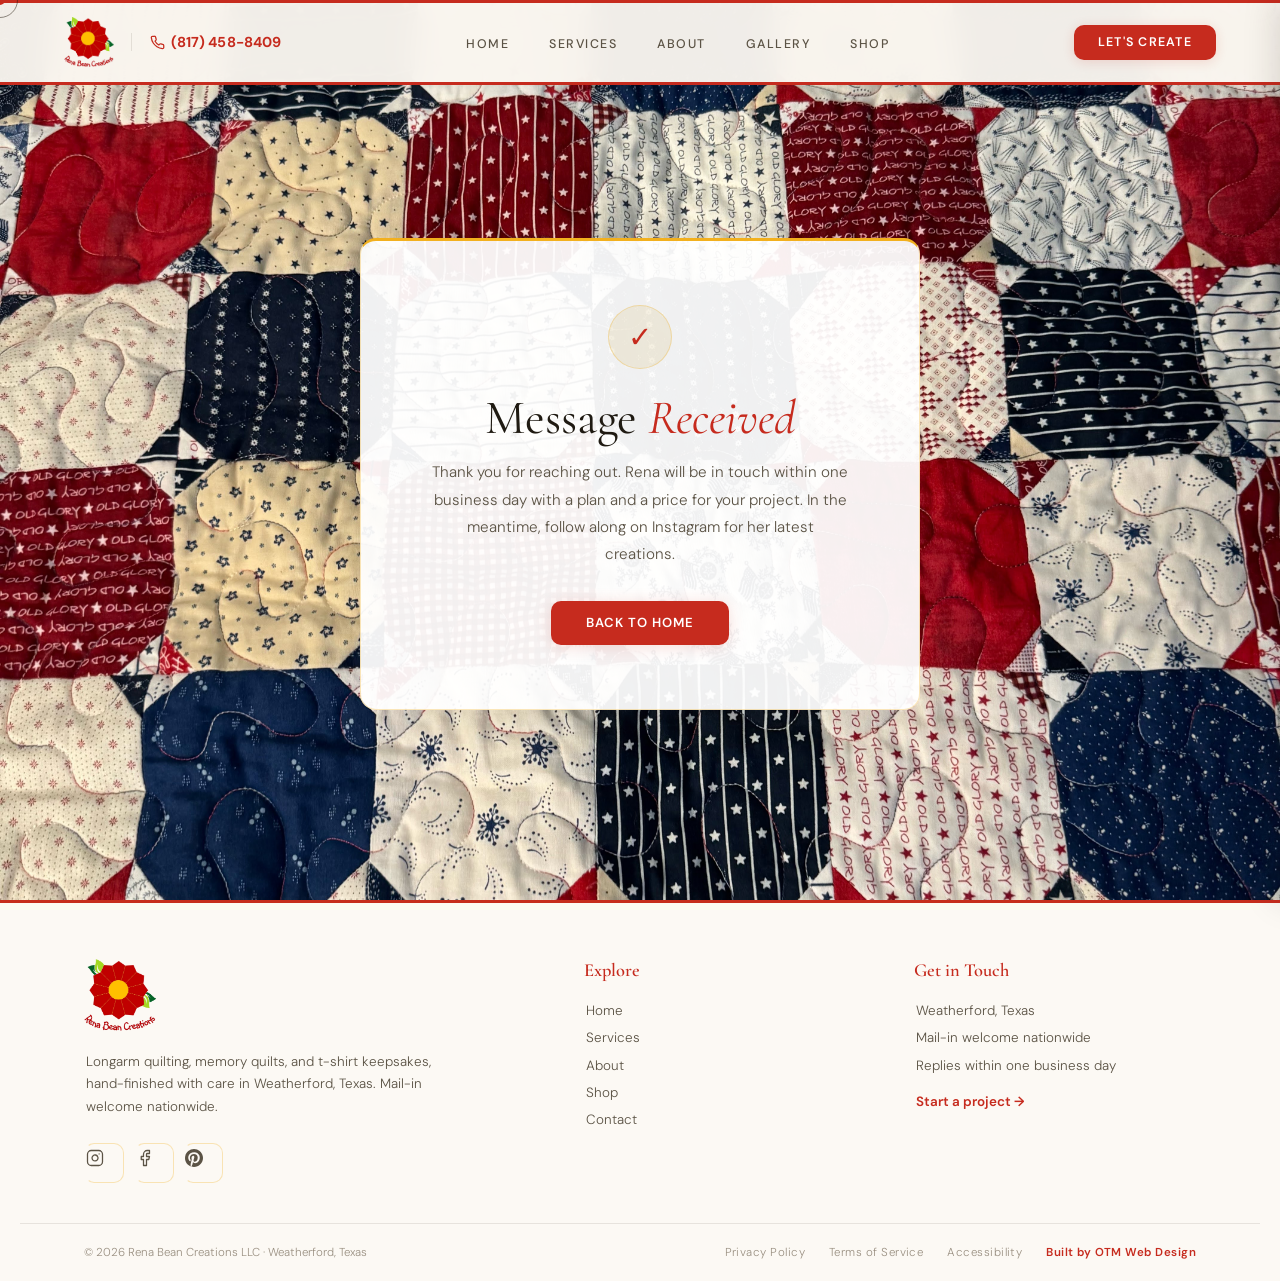
<file: thank-you.html>
<!DOCTYPE html>
<html lang="en">
<head>
  <meta charset="UTF-8">
  <meta name="viewport" content="width=device-width, initial-scale=1.0">
  <title>Thank You | Rena Bean Creations</title>
  <meta name="description" content="Thank you for reaching out to Rena Bean Creations. Rena will be in touch within one business day.">
  <link rel="preconnect" href="https://fonts.googleapis.com">
  <link rel="preconnect" href="https://fonts.gstatic.com" crossorigin>
  <link href="https://fonts.googleapis.com/css2?family=Cormorant+Garamond:ital,wght@0,300;0,400;0,600;1,300;1,400;1,600&family=DM+Sans:ital,opsz,wght@0,9..40,300;0,9..40,400;0,9..40,500;0,9..40,700;1,9..40,300&display=swap" rel="stylesheet">
  <link rel="stylesheet" href="style.css">
</head>
<body data-page="thankyou">

  <div class="cursor" id="cursor"></div>
  <div class="cursor-ring" id="cursor-ring"></div>
  <a href="tel:8174588409" id="float-call" aria-label="Call Rena Bean Creations"><svg xmlns="http://www.w3.org/2000/svg" width="15" height="15" viewBox="0 0 24 24" fill="none" stroke="currentColor" stroke-width="2" stroke-linecap="round" stroke-linejoin="round"><path d="M22 16.92v3a2 2 0 0 1-2.18 2 19.79 19.79 0 0 1-8.63-3.07 19.5 19.5 0 0 1-6-6 19.79 19.79 0 0 1-3.07-8.67A2 2 0 0 1 4.11 2h3a2 2 0 0 1 2 1.72c.13.96.36 1.9.7 2.81a2 2 0 0 1-.45 2.11L8.09 9.91a16 16 0 0 0 6 6l1.27-1.27a2 2 0 0 1 2.11-.45c.91.34 1.85.57 2.81.7A2 2 0 0 1 22 16.92z"/></svg> (817) 458-8409</a>

  <!-- NAV -->
  <nav id="main-nav">
    <div class="nav-left">
      <a href="index.html" class="nav-logo">
        <img src="assets/rbc-logo.png" alt="Rena Bean Creations" class="nav-logo-img" onerror="this.style.display='none'; this.nextElementSibling.style.display='inline';">
        <span class="nav-logo-fallback" style="display:none;">Rena Bean Creations</span>
      </a>
      <a href="tel:8174588409" class="nav-phone" aria-label="Call (817) 458-8409"><svg xmlns="http://www.w3.org/2000/svg" viewBox="0 0 24 24" fill="none" stroke="currentColor" stroke-width="2" stroke-linecap="round" stroke-linejoin="round"><path d="M22 16.92v3a2 2 0 0 1-2.18 2 19.79 19.79 0 0 1-8.63-3.07 19.5 19.5 0 0 1-6-6 19.79 19.79 0 0 1-3.07-8.67A2 2 0 0 1 4.11 2h3a2 2 0 0 1 2 1.72c.13.96.36 1.9.7 2.81a2 2 0 0 1-.45 2.11L8.09 9.91a16 16 0 0 0 6 6l1.27-1.27a2 2 0 0 1 2.11-.45c.91.34 1.85.57 2.81.7A2 2 0 0 1 22 16.92z"/></svg> (817) 458-8409</a>
    </div>
    <div class="nav-location"><span class="badge-icon">&#129525;</span> Weatherford, Texas</div>
    <ul class="nav-links">
      <li><a href="index.html" data-nav="home">Home</a></li>
      <li><a href="services.html" data-nav="services">Services</a></li>
      <li><a href="about.html" data-nav="about">About</a></li>
      <li><a href="gallery.html" data-nav="gallery">Gallery</a></li>
      <li><a href="shop.html" class="nav-shop" data-nav="shop">Shop</a></li>
    </ul>
    <a href="contact.html" class="nav-cta">Let's Create</a>
    <button class="hamburger" id="hamburger" onclick="toggleMenu()" aria-label="Open menu">
      <span></span><span></span><span></span>
    </button>
  </nav>

  <!-- MOBILE MENU -->
  <div class="mobile-overlay" id="mobileOverlay" onclick="toggleMenu()"></div>
  <div class="mobile-menu" id="mobileMenu">
    <button class="mobile-menu-close" onclick="toggleMenu()">&#10005;</button>
    <div class="mobile-menu-logo"><img src="assets/rbc-logo.png" alt="Rena Bean Creations" class="mobile-menu-logo-img" onerror="this.style.display='none'; this.nextElementSibling.style.display='inline';"><span class="mobile-menu-logo-fallback" style="display:none;">Rena Bean Creations</span></div>
    <ul class="mobile-menu-links">
      <li><a href="index.html" data-nav="home">Home</a></li>
      <li><a href="services.html" data-nav="services">Services</a></li>
      <li><a href="about.html" data-nav="about">About</a></li>
      <li><a href="gallery.html" data-nav="gallery">Gallery</a></li>
      <li><a href="shop.html" data-nav="shop">Shop</a></li>
      <li><a href="contact.html" data-nav="contact">Contact</a></li>
    </ul>
    <a href="contact.html" class="mobile-menu-cta">Let's Create</a>
    <div class="mobile-menu-footer">
      <div class="footer-socials">
          <a href="https://www.instagram.com/renabeancreations/" target="_blank" rel="noopener" class="footer-social" aria-label="Instagram"><svg xmlns="http://www.w3.org/2000/svg" viewBox="0 0 24 24" fill="none" stroke="currentColor" stroke-width="1.7" stroke-linecap="round" stroke-linejoin="round"><rect x="2" y="2" width="20" height="20" rx="5" ry="5"></rect><path d="M16 11.37A4 4 0 1 1 12.63 8 4 4 0 0 1 16 11.37z"></path><line x1="17.5" y1="6.5" x2="17.51" y2="6.5"></line></svg></a>
          <a href="https://www.facebook.com/profile.php?id=100062982863708" target="_blank" rel="noopener" class="footer-social" aria-label="Facebook"><svg xmlns="http://www.w3.org/2000/svg" viewBox="0 0 24 24" fill="none" stroke="currentColor" stroke-width="1.7" stroke-linecap="round" stroke-linejoin="round"><path d="M18 2h-3a5 5 0 0 0-5 5v3H7v4h3v8h4v-8h3l1-4h-4V7a1 1 0 0 1 1-1h3z"></path></svg></a>
          <a href="https://uk.pinterest.com/rmh3694/rena-bean-creations/" target="_blank" rel="noopener" class="footer-social" aria-label="Pinterest"><svg xmlns="http://www.w3.org/2000/svg" viewBox="0 0 24 24" fill="currentColor"><path d="M12 0C5.373 0 0 5.372 0 12c0 5.084 3.163 9.426 7.627 11.174-.105-.949-.2-2.405.042-3.441.218-.937 1.407-5.965 1.407-5.965s-.359-.719-.359-1.782c0-1.668.967-2.914 2.171-2.914 1.023 0 1.518.769 1.518 1.69 0 1.029-.655 2.568-.994 3.995-.283 1.194.599 2.169 1.777 2.169 2.133 0 3.772-2.249 3.772-5.495 0-2.873-2.064-4.882-5.012-4.882-3.414 0-5.418 2.561-5.418 5.207 0 1.031.397 2.138.893 2.738a.36.36 0 0 1 .083.345c-.091.378-.293 1.193-.333 1.36-.052.22-.174.267-.402.161-1.499-.698-2.436-2.889-2.436-4.649 0-3.785 2.75-7.262 7.929-7.262 4.163 0 7.398 2.967 7.398 6.931 0 4.136-2.607 7.464-6.227 7.464-1.216 0-2.359-.632-2.75-1.378l-.748 2.853c-.271 1.043-1.002 2.35-1.492 3.146C9.57 23.812 10.763 24 12 24c6.627 0 12-5.373 12-12C24 5.372 18.627 0 12 0z"></path></svg></a>
        </div>
    </div>
  </div>

  <!-- THANK YOU -->
  <div class="thankyou-wrap">
    <div class="thankyou-card">
      <div class="thankyou-mark">&#10003;</div>
      <h1>Message <em>Received</em></h1>
      <p>Thank you for reaching out. Rena will be in touch within one business day with a plan and a price for your project. In the meantime, follow along on Instagram for her latest creations.</p>
      <div class="about-cta-btns" style="display:flex; gap:1rem; justify-content:center; flex-wrap:wrap;">
        <a href="index.html" class="btn-primary">Back to Home</a>
      </div>
    </div>
  </div>

  <!-- FOOTER -->
  <footer>
    <div class="footer-top">
      <div class="footer-col footer-brand">
        <div class="footer-logo"><img src="assets/rbc-logo.png" alt="Rena Bean Creations" class="footer-logo-img" onerror="this.style.display='none'; this.nextElementSibling.style.display='inline';"><span class="footer-logo-fallback" style="display:none;">Rena Bean Creations</span></div>
        <p class="footer-tagline">Longarm quilting, memory quilts, and t-shirt keepsakes, hand-finished with care in Weatherford, Texas. Mail-in welcome nationwide.</p>
        <div class="footer-socials">
          <a href="https://www.instagram.com/renabeancreations/" target="_blank" rel="noopener" class="footer-social" aria-label="Instagram"><svg xmlns="http://www.w3.org/2000/svg" viewBox="0 0 24 24" fill="none" stroke="currentColor" stroke-width="1.7" stroke-linecap="round" stroke-linejoin="round"><rect x="2" y="2" width="20" height="20" rx="5" ry="5"></rect><path d="M16 11.37A4 4 0 1 1 12.63 8 4 4 0 0 1 16 11.37z"></path><line x1="17.5" y1="6.5" x2="17.51" y2="6.5"></line></svg></a>
          <a href="https://www.facebook.com/profile.php?id=100062982863708" target="_blank" rel="noopener" class="footer-social" aria-label="Facebook"><svg xmlns="http://www.w3.org/2000/svg" viewBox="0 0 24 24" fill="none" stroke="currentColor" stroke-width="1.7" stroke-linecap="round" stroke-linejoin="round"><path d="M18 2h-3a5 5 0 0 0-5 5v3H7v4h3v8h4v-8h3l1-4h-4V7a1 1 0 0 1 1-1h3z"></path></svg></a>
          <a href="https://uk.pinterest.com/rmh3694/rena-bean-creations/" target="_blank" rel="noopener" class="footer-social" aria-label="Pinterest"><svg xmlns="http://www.w3.org/2000/svg" viewBox="0 0 24 24" fill="currentColor"><path d="M12 0C5.373 0 0 5.372 0 12c0 5.084 3.163 9.426 7.627 11.174-.105-.949-.2-2.405.042-3.441.218-.937 1.407-5.965 1.407-5.965s-.359-.719-.359-1.782c0-1.668.967-2.914 2.171-2.914 1.023 0 1.518.769 1.518 1.69 0 1.029-.655 2.568-.994 3.995-.283 1.194.599 2.169 1.777 2.169 2.133 0 3.772-2.249 3.772-5.495 0-2.873-2.064-4.882-5.012-4.882-3.414 0-5.418 2.561-5.418 5.207 0 1.031.397 2.138.893 2.738a.36.36 0 0 1 .083.345c-.091.378-.293 1.193-.333 1.36-.052.22-.174.267-.402.161-1.499-.698-2.436-2.889-2.436-4.649 0-3.785 2.75-7.262 7.929-7.262 4.163 0 7.398 2.967 7.398 6.931 0 4.136-2.607 7.464-6.227 7.464-1.216 0-2.359-.632-2.75-1.378l-.748 2.853c-.271 1.043-1.002 2.35-1.492 3.146C9.57 23.812 10.763 24 12 24c6.627 0 12-5.373 12-12C24 5.372 18.627 0 12 0z"></path></svg></a>
        </div>
      </div>
      <div class="footer-col">
        <h4>Explore</h4>
        <a href="index.html">Home</a>
        <a href="services.html">Services</a>
        <a href="about.html">About</a>
        <a href="shop.html">Shop</a>
        <a href="contact.html">Contact</a>
      </div>
      <div class="footer-col">
        <h4>Get in Touch</h4>
        <p>Weatherford, Texas</p>
        <p>Mail-in welcome nationwide</p>
        <p>Replies within one business day</p>
        <a href="contact.html" class="footer-cta-link">Start a project &#8594;</a>
      </div>
    </div>
    <div class="footer-bottom">
      <span>&#169; 2026 Rena Bean Creations LLC &middot; Weatherford, Texas</span>
      <span class="footer-bottom-links">
        <a href="privacy.html">Privacy Policy</a>
        <a href="terms.html">Terms of Service</a>
        <a href="accessibility.html">Accessibility</a>
        <a href="https://otm-designs.com" target="_blank" rel="noopener">Built by OTM Web Design</a>
      </span>
    </div>
  </footer>

  <script src="script.js"></script>
</body>
</html>
</file>
<file: style.css>
:root {
  /* Brand palette: red (primary), yellow (accent pop), green + lime (leaf) */
  --red:         #C62B1E;
  --red-light:   #DC3A2A;
  --red-dim:     #B0392C;
  --red-glow:    rgba(198,43,30,0.16);
  --yellow:      #F2B01E;
  --yellow-light:#F8D06A;
  --yellow-dim:  rgba(242,176,30,0.3);
  --green:       #1E7D3C;
  --green-light: #84C341;
  --green-glow:  rgba(30,125,60,0.16);
  --cream:       #FAF6F0;
  --warm-white:  #FFFFFF;
  --border:      rgba(40,30,18,0.1);
  --border-gold: rgba(242,176,30,0.3);
  --text:        #1F1A12;
  --text-muted:  #5B5345;
  --text-dim:    #9A9082;
}

*, *::before, *::after { box-sizing: border-box; margin: 0; padding: 0; }

html { scroll-behavior: smooth; }

/* LOCKED BODY BACKGROUND */
body {
  font-family: 'DM Sans', sans-serif;
  background: var(--cream);
  color: var(--text);
  overflow-x: hidden;
  cursor: none;
  position: relative;
}
body::before {
  content: '';
  position: fixed;
  inset: 0;
  background: var(--cream) url('assets/bg-light.jpg') center center / cover no-repeat;
  filter: brightness(1);
  z-index: -1;
  pointer-events: none;
}

h1, h2, h3 { text-wrap: balance; }

/* CUSTOM CURSOR */
.cursor {
  position: fixed; width: 10px; height: 10px;
  background: var(--red); border-radius: 50%;
  pointer-events: none; z-index: 9999;
  transform: translate(-50%, -50%);
  transition: transform 0.1s, width 0.2s, height 0.2s, opacity 0.2s;
}
.cursor-ring {
  position: fixed; width: 36px; height: 36px;
  border: 1.5px solid rgba(40,30,18,0.5); border-radius: 50%;
  pointer-events: none; z-index: 9998;
  transform: translate(-50%, -50%);
  transition: transform 0.12s ease-out, width 0.25s, height 0.25s, opacity 0.2s;
}

/* NAV */
nav {
  position: fixed; top: 0; left: 0; right: 0; z-index: 100;
  display: flex; align-items: center; justify-content: space-between;
  padding: 0.9rem 4rem;
  background: rgba(250,246,240,0.96);
  backdrop-filter: blur(14px);
  -webkit-backdrop-filter: blur(14px);
  border-top: 3px solid var(--red);
  border-bottom: 3px solid var(--red);
  transition: padding 0.3s;
  box-shadow: 0 1px 24px rgba(40,30,18,0.06);
}
.nav-logo { display: flex; align-items: center; text-decoration: none; }
.nav-logo-img { height: 50px; width: auto; display: block; }
.nav-logo-fallback { font-family: 'Cormorant Garamond', serif; font-size: 1.4rem; font-weight: 700; letter-spacing: 0.02em; color: var(--red); }
.nav-left { display: flex; align-items: center; gap: 1.1rem; }
.nav-phone { display: inline-flex; align-items: center; gap: 0.4rem; color: var(--red); text-decoration: none; font-size: 0.9rem; font-weight: 700; letter-spacing: 0.01em; white-space: nowrap; border-left: 1px solid var(--border); padding-left: 1.1rem; transition: color 0.2s; }
.nav-phone svg { width: 15px; height: 15px; flex-shrink: 0; }
.nav-phone:hover { color: var(--green); }
.nav-location { display: none; }
.nav-links { display: flex; gap: 2.5rem; list-style: none; }
.nav-links a {
  font-size: 0.78rem; letter-spacing: 0.12em; text-transform: uppercase;
  color: var(--text-muted); text-decoration: none;
  transition: color 0.2s; font-weight: 500; position: relative;
}
.nav-links a::after {
  content: ''; position: absolute; left: 0; right: 0; bottom: -6px;
  height: 2px; background: var(--red); border-radius: 2px;
  transform: scaleX(0); transform-origin: left; transition: transform 0.25s ease;
}
.nav-links a:hover { color: var(--red); }
.nav-links a:hover::after { transform: scaleX(1); }
.nav-links a.is-active { color: var(--red); font-weight: 700; }
.nav-links a.is-active::after { background: var(--yellow); transform: scaleX(1); }
.nav-cta {
  background: var(--red); color: #fff;
  padding: 0.6rem 1.5rem; border-radius: 10px;
  font-size: 0.78rem; font-weight: 600; letter-spacing: 0.1em; text-transform: uppercase;
  text-decoration: none; transition: background 0.2s, transform 0.15s;
  box-shadow: 0 2px 12px var(--red-glow);
}
.nav-cta:hover { background: var(--red-light); transform: translateY(-1px); }

/* SCROLL PROGRESS BAR */
#progress-bar {
  position: fixed; top: 0; left: 0; z-index: 200;
  height: 3px; width: 0%;
  background: linear-gradient(90deg, var(--red), var(--yellow));
  transition: width 0.1s linear;
}

/* BACK TO TOP */
#back-top {
  position: fixed; bottom: 2rem; right: 2rem; z-index: 100;
  width: 44px; height: 44px;
  background: var(--red); border: none; border-radius: 12px;
  color: #fff; font-size: 1.1rem; cursor: none;
  display: flex; align-items: center; justify-content: center;
  opacity: 0; transform: translateY(12px);
  transition: opacity 0.3s, transform 0.3s, background 0.2s;
  pointer-events: none; box-shadow: 0 2px 16px var(--red-glow);
}
#back-top.visible { opacity: 1; transform: translateY(0); pointer-events: auto; }
#back-top:hover { background: var(--red-light); }

/* FLOATING CTA */
#float-call {
  position: fixed; bottom: 2rem; left: 2rem; z-index: 100;
  display: flex; align-items: center; gap: 0.55rem;
  background: var(--green); color: #fff;
  padding: 0.75rem 1.35rem; border-radius: 12px;
  font-size: 0.85rem; font-weight: 700; letter-spacing: 0.01em;
  text-decoration: none; cursor: none;
  opacity: 0; transform: translateY(12px);
  transition: opacity 0.3s, transform 0.3s, background 0.2s;
  pointer-events: none; box-shadow: 0 4px 18px rgba(20,60,30,0.3);
}
#float-call.visible { opacity: 1; transform: translateY(0); pointer-events: auto; }
#float-call:hover { background: #166130; }
#float-call svg { flex-shrink: 0; }
@keyframes blink { 0%,100%{opacity:1} 50%{opacity:0} }

/* HERO (HOME) -- background bleeds fully through, no haze, no grid */
.hero {
  min-height: 86vh;
  display: flex; align-items: center; justify-content: space-between;
  padding: 6rem 4rem 3rem;
  position: relative; overflow: hidden;
  background: var(--cream); background-size: cover; background-position: center;
  gap: 4rem;
}
.hero::after {
  content: ''; position: absolute; inset: 0; z-index: 1; pointer-events: none;
  background: linear-gradient(100deg, rgba(250,246,240,0.97) 0%, rgba(250,246,240,0.93) 26%, rgba(250,246,240,0.62) 46%, rgba(250,246,240,0.12) 64%, rgba(250,246,240,0) 76%);
}
.hero-content { position: relative; z-index: 2; max-width: 580px; flex-shrink: 0; }
.hero-eyebrow {
  display: inline-block; text-align: center; line-height: 1.45;
  font-size: 0.78rem; letter-spacing: 0.18em; text-transform: uppercase;
  color: var(--red); margin-bottom: 1rem; font-weight: 700;
  background: rgba(250,246,240,0.92);
  border: 1px solid var(--border); border-left: 3px solid var(--yellow);
  padding: 0.4rem 1rem; border-radius: 6px; width: fit-content;
}
.eyebrow-break { display: none; }
.hero-title {
  font-family: 'Cormorant Garamond', serif;
  font-size: clamp(2.8rem, 5vw, 4.4rem);
  line-height: 1.02; letter-spacing: 0.01em;
  margin-bottom: 1.4rem; font-weight: 600; color: var(--text);
  text-shadow: 0 1px 3px rgba(250,246,240,0.95);
}
.hero-title .outline { -webkit-text-stroke: 2px rgba(40,30,18,0.85); color: transparent; font-style: italic; }
.hero-title .plum { color: var(--red); position: relative; display: inline-block; font-weight: 700; }
.hero-accent {
  display: block; height: 4px; width: 0%;
  background: linear-gradient(90deg, var(--red) 0%, var(--yellow) 55%, var(--green) 100%);
  margin-top: 0.1em; border-radius: 10px;
  animation: accentGrow 1.2s cubic-bezier(0.22,1,0.36,1) 0.4s forwards;
}
@keyframes accentGrow { from { width: 0%; } to { width: 100%; } }
.hero-sub {
  font-size: 1rem; line-height: 1.75; color: #221826;
  max-width: 480px; margin-bottom: 1.6rem; font-weight: 500;
  text-wrap: pretty; text-shadow: 0 1px 4px rgba(250,246,240,0.9);
}
.hero-actions { display: flex; gap: 1rem; align-items: center; flex-wrap: wrap; margin-bottom: 1.8rem; }

/* BUTTONS -- rounded */
.btn-primary {
  background: var(--red); color: #fff;
  padding: 0.85rem 2.2rem; border-radius: 10px;
  font-size: 0.82rem; font-weight: 600; letter-spacing: 0.08em; text-transform: uppercase;
  text-decoration: none; border: none; cursor: none;
  transition: background 0.2s, transform 0.15s; display: inline-block;
  box-shadow: 0 2px 16px var(--red-glow);
}
.btn-primary:hover { background: var(--red-light); transform: translateY(-2px); }
.btn-shop-pill {
  display: inline-flex; align-items: center; gap: 0.4rem;
  background: var(--yellow); border: 1px solid var(--yellow);
  color: var(--red); padding: 0.6rem 1.3rem; border-radius: 999px;
  font-size: 0.78rem; font-weight: 700; letter-spacing: 0.06em;
  text-decoration: none; transition: background 0.2s, transform 0.15s; white-space: nowrap;
  box-shadow: 0 2px 14px rgba(201,168,76,0.4);
}
.btn-shop-pill:hover { background: var(--yellow-light); transform: translateY(-2px); }
.btn-ghost {
  color: var(--red); padding: 0.85rem 2.2rem; border-radius: 10px;
  font-size: 0.82rem; font-weight: 700; letter-spacing: 0.08em; text-transform: uppercase;
  text-decoration: none; border: 1px solid var(--red);
  transition: color 0.2s, border-color 0.2s, background 0.2s, transform 0.15s;
  display: inline-block; background: rgba(255,255,255,0.95);
  box-shadow: 0 2px 14px rgba(40,30,18,0.12);
}
.btn-ghost:hover { color: #fff; background: var(--red); border-color: var(--red); transform: translateY(-2px); }

/* HERO STATS */
.hero-stats { display: flex; gap: 0; border: 1px solid var(--border-gold); border-radius: 10px; overflow: hidden; width: fit-content; }
.stat-item {
  padding: 1.2rem 2rem; background: rgba(255,255,255,0.88); text-align: center;
  border-right: 1px solid var(--border-gold); position: relative; backdrop-filter: blur(4px);
}
.stat-item::before { content: ''; position: absolute; top: 0; left: 0; right: 0; height: 2px; background: linear-gradient(90deg, var(--red), var(--yellow)); }
.stat-item:last-child { border-right: none; }
.stat-num { font-family: 'Cormorant Garamond', serif; font-size: 2rem; font-weight: 600; color: var(--red); line-height: 1; letter-spacing: 0.02em; }
.stat-label { font-size: 0.58rem; letter-spacing: 0.16em; text-transform: uppercase; color: var(--text); margin-top: 0.35rem; font-weight: 600; }
.hero-location { display: inline-flex; align-items: center; gap: 0.45rem; margin-top: 1.3rem; font-size: 0.8rem; letter-spacing: 0.14em; text-transform: uppercase; color: var(--red); font-weight: 700; text-shadow: 0 1px 4px rgba(250,246,240,0.9); }

/* HERO IMAGE */
.hero-image-wrap { position: relative; z-index: 2; flex-shrink: 0; }
.hero-image-frame {
  width: 340px; height: 420px; position: relative;
  border: 1px solid var(--border-gold); background: rgba(255,255,255,0.6);
  overflow: hidden; border-radius: 14px;
}
.hero-image-frame::before { content: ''; position: absolute; top: 12px; left: 12px; right: -12px; bottom: -12px; border: 1px solid var(--border-gold); border-radius: 14px; z-index: -1; }
.hero-headshot { width: 100%; height: 100%; object-fit: cover; object-position: top; display: block; }
.hero-image-frame.no-photo { display: flex; align-items: center; justify-content: center; flex-direction: column; gap: 0.5rem; color: var(--text-dim); font-size: 0.8rem; letter-spacing: 0.1em; text-transform: uppercase; }
.hero-image-badge {
  position: absolute; bottom: 1.5rem; left: 50%; transform: translateX(-50%);
  background: rgba(150,33,24,0.94); backdrop-filter: blur(8px); color: #fff;
  padding: 0.5rem 1rem; border-radius: 8px; display: flex; align-items: center; gap: 0.5rem;
  font-size: 0.72rem; letter-spacing: 0.1em; text-transform: uppercase; white-space: nowrap;
  border: 1px solid rgba(242,176,30,0.5);
}
.badge-icon { font-size: 0.9rem; }
.hero-quote {
  position: absolute; left: 1rem; right: 1rem; bottom: 1rem;
  background: rgba(198,43,30,0.92);
  backdrop-filter: blur(6px); -webkit-backdrop-filter: blur(6px);
  border: 1.5px solid var(--green); border-radius: 10px;
  padding: 0.7rem 1rem; text-align: center;
  font-family: 'Cormorant Garamond', serif; font-style: italic; font-weight: 500;
  font-size: 1.1rem; line-height: 1.3; color: #fff;
  box-shadow: 0 6px 18px rgba(120,28,20,0.3);
}

/* PAGE HERO -- plum bottom border, background bleeds through */
.page-hero {
  min-height: 48vh;
  display: flex; align-items: flex-end;
  padding: 8rem 4rem 4rem;
  position: relative; overflow: hidden;
  background: var(--cream); background-size: cover; background-position: center;
  border-bottom: 3px solid var(--red);
}
.page-hero::after {
  content: ''; position: absolute; inset: 0; z-index: 1; pointer-events: none;
  background: linear-gradient(88deg, rgba(250,246,240,0.96) 0%, rgba(250,246,240,0.9) 32%, rgba(250,246,240,0.55) 54%, rgba(250,246,240,0.12) 72%, rgba(250,246,240,0) 82%);
}
.page-hero-content { position: relative; z-index: 2; max-width: 720px; }
.page-hero-content .section-label { margin-bottom: 1rem; background: rgba(250,246,240,0.92); border-radius: 6px; }
.page-hero-title {
  font-family: 'Cormorant Garamond', serif;
  font-size: clamp(3rem, 6vw, 5rem); font-weight: 600; line-height: 1.04;
  color: var(--text); margin-bottom: 1.2rem;
  text-shadow: 0 1px 3px rgba(250,246,240,0.95);
}
.page-hero-title em { font-style: italic; color: var(--red); }
.page-hero-sub {
  font-size: 1rem; line-height: 1.75; color: #221826; font-weight: 500;
  max-width: 540px; text-wrap: pretty; text-shadow: 0 1px 4px rgba(250,246,240,0.9);
}

/* HERO-TO-CONTENT TAB on first frame */
.has-tab { position: relative; }
.has-tab::after {
  content: ''; position: absolute; top: -3px; left: 50%; transform: translateX(-50%);
  width: 90px; height: 3px; background: var(--yellow); border-radius: 0 0 6px 6px;
  box-shadow: 0 2px 10px rgba(201,168,76,0.5); z-index: 2;
}

/* hide legacy decorative hero layers (watermark letters, grid, glow) */
.hero-grid-bg, .hero-glow, .hero-bg-text,
.page-hero-grid, .page-hero-bg-text { display: none !important; }

/* PER-PAGE HERO BACKGROUNDS */
body[data-page="home"]     .hero      { background-image: url('assets/hero-home.jpg'); }
body[data-page="services"] .page-hero { background-image: url('assets/hero-services.jpg'); }
body[data-page="about"]    .page-hero { background-image: url('assets/hero-about.jpg'); }
body[data-page="contact"]  .page-hero { background-image: url('assets/hero-contact.jpg'); }
body[data-page="shop"]     .page-hero { background-image: url('assets/hero-shop.jpg'); }

/* MARQUEE -- plum borders */
.marquee-strip {
  border-top: 3px solid var(--red);
  border-bottom: 3px solid var(--red);
  overflow: hidden; padding: 1rem 0; background: #fff; isolation: isolate;
}
.marquee-track { display: flex; gap: 0; width: max-content; animation: marquee 24s linear infinite; will-change: transform; }
.marquee-item { display: flex; align-items: center; gap: 2rem; padding: 0 2.5rem; font-size: 0.7rem; letter-spacing: 0.18em; text-transform: uppercase; color: var(--text-muted); white-space: nowrap; font-weight: 500; }
.marquee-dot { width: 4px; height: 4px; border-radius: 50%; background: var(--green); flex-shrink: 0; }
@keyframes marquee { from { transform: translateX(0); } to { transform: translateX(-50%); } }

/* SECTION FRAMES */
section { padding: 0; }
section:not(.hero):not(.page-hero) {
  width: min(1240px, calc(100% - 80px));
  margin: 44px auto;
  padding: 64px 56px;
  background: rgba(252,249,244,0.93);
  border: 1px solid var(--border-gold);
  border-top: 3px solid var(--yellow);
  border-radius: 14px;
  box-shadow: 0 18px 50px rgba(40,30,18,0.13);
  position: relative;
  backdrop-filter: blur(5px);
  -webkit-backdrop-filter: blur(5px);
}
.section-label {
  font-size: 0.68rem; letter-spacing: 0.22em; text-transform: uppercase; color: var(--red);
  margin-bottom: 0.8rem; display: inline-flex; align-items: center; gap: 0.6rem;
  background: rgba(40,30,18,0.06); border: 1px solid var(--border); border-left: 3px solid var(--yellow);
  padding: 0.28rem 0.8rem; border-radius: 6px; width: fit-content;
}
.section-title { font-family: 'Cormorant Garamond', serif; font-size: clamp(2.4rem, 5vw, 4rem); font-weight: 300; line-height: 1; margin-bottom: 1.2rem; color: var(--text); }
.section-sub { font-size: 0.9rem; color: var(--text-muted); font-weight: 300; max-width: 520px; line-height: 1.75; margin-bottom: 0; text-wrap: pretty; }

/* SUB-CARD HOVER ACCENT (purple top, lift) shared */
.services-grid { display: grid; grid-template-columns: repeat(3, 1fr); gap: 24px; margin-top: 2.5rem; }
.service-item {
  background: rgba(255,255,255,0.96); border: 1px solid var(--border); border-radius: 10px;
  box-shadow: inset 0 3px 0 var(--red), 0 2px 10px rgba(40,30,18,0.06); padding: 2.2rem 2rem;
  transition: background 0.3s, transform 0.3s, box-shadow 0.3s, border-color 0.3s;
  position: relative; overflow: hidden; display: flex; flex-direction: column;
}
.service-item:hover { background: #fff; transform: translateY(-4px); box-shadow: inset 0 3px 0 var(--red), inset 3px 0 0 var(--green), 0 14px 34px rgba(40,30,18,0.16); border-color: var(--green); }
.service-icon { font-size: 2rem; margin-bottom: 1rem; display: block; transition: transform 0.4s cubic-bezier(0.34,1.56,0.64,1); }
.service-item:hover .service-icon { transform: scale(1.15) rotate(-5deg); }
.service-tag { display: inline-block; font-size: 0.58rem; letter-spacing: 0.16em; text-transform: uppercase; color: var(--yellow); border: 1px solid var(--border-gold); padding: 0.18rem 0.55rem; border-radius: 6px; margin-bottom: 0.8rem; width: fit-content; background: rgba(201,168,76,0.06); }
.service-item h3 { font-family: 'Cormorant Garamond', serif; font-size: 1.7rem; font-weight: 400; margin-bottom: 0.7rem; line-height: 1.1; color: var(--text); }
.service-item p { font-size: 0.86rem; color: var(--text-muted); line-height: 1.7; font-weight: 300; flex: 1; margin-bottom: 1.5rem; }
.work-link { display: inline-flex; align-items: center; gap: 0.5rem; font-size: 0.75rem; letter-spacing: 0.1em; text-transform: uppercase; color: var(--red); text-decoration: none; background: rgba(40,30,18,0.06); border: 1px solid var(--border); padding: 0.4rem 0.85rem; border-radius: 8px; transition: gap 0.2s, background 0.2s, color 0.2s; width: fit-content; font-weight: 600; position: relative; z-index: 1; }
.work-link:hover { gap: 0.85rem; background: var(--red); color: #fff; }
.work-link svg { width: 13px; height: 13px; }
.service-card-number { position: absolute; bottom: 1.2rem; right: 1.8rem; font-family: 'Cormorant Garamond', serif; font-size: 4rem; font-weight: 300; color: rgba(40,30,18,0.06); line-height: 1; pointer-events: none; transition: color 0.3s; overflow: hidden; max-width: 100%; z-index: 0; }
.service-item:hover .service-card-number { color: rgba(40,30,18,0.1); }

/* ADD-ONS */
.addon-grid { display: grid; grid-template-columns: repeat(3, 1fr); gap: 18px; margin-top: 2.5rem; }
.addon-item {
  background: rgba(255,255,255,0.96); border: 1px solid var(--border); border-radius: 10px;
  box-shadow: inset 0 3px 0 var(--red), 0 2px 10px rgba(40,30,18,0.06); padding: 1.8rem 1.6rem;
  display: flex; flex-direction: column; gap: 0.6rem; position: relative;
  transition: background 0.25s, transform 0.25s, box-shadow 0.25s, border-color 0.25s;
}
.addon-item:hover { background: #fff; transform: translateY(-4px); box-shadow: inset 0 3px 0 var(--red), inset 3px 0 0 var(--green), 0 14px 34px rgba(40,30,18,0.16); border-color: var(--green); }
.addon-item .addon-icon { font-size: 1.5rem; }
.addon-item h4 { font-family: 'Cormorant Garamond', serif; font-size: 1.3rem; font-weight: 400; color: var(--text); }
.addon-item p { font-size: 0.84rem; color: var(--text-muted); line-height: 1.68; font-weight: 300; }
.addon-note { max-width: 1100px; margin: 2rem auto 0; text-align: center; font-size: 0.85rem; color: var(--text-muted); font-weight: 300; line-height: 1.7; background: rgba(255,255,255,0.7); border: 1px solid var(--border-gold); border-radius: 10px; padding: 1.2rem 2rem; }

/* QUILTER'S CHOICE CALLOUT -- floating frame */
.callout-strip { background: transparent; padding: 44px 0; }
.callout-inner {
  width: min(1240px, calc(100% - 80px)); margin: 0 auto;
  background: rgba(26,95,46,0.94); border: 1px solid rgba(242,176,30,0.35);
  border-top: 3px solid var(--yellow); border-radius: 14px;
  box-shadow: 0 18px 50px rgba(20,60,30,0.28);
  backdrop-filter: blur(8px); -webkit-backdrop-filter: blur(8px);
  padding: 36px 48px; display: flex; align-items: center; gap: 2rem; flex-wrap: wrap;
}
.callout-icon { font-size: 1.5rem; color: var(--yellow); flex-shrink: 0; opacity: 0.8; }
.callout-text { flex: 1; font-size: 0.9rem; line-height: 1.7; color: rgba(255,255,255,0.78); font-weight: 300; min-width: 260px; }
.callout-text strong { display: block; font-size: 1rem; color: var(--yellow-light); margin-bottom: 0.3rem; font-weight: 500; }
.callout-strip .btn-primary { background: var(--yellow); color: var(--red); flex-shrink: 0; white-space: nowrap; box-shadow: none; }
.callout-strip .btn-primary:hover { background: var(--yellow-light); }

/* PROCESS */
.process-steps { display: grid; grid-template-columns: repeat(4, 1fr); gap: 18px; margin-top: 2.5rem; }
.process-step {
  background: rgba(255,255,255,0.96); border: 1px solid var(--border); border-radius: 10px;
  box-shadow: inset 0 3px 0 var(--red), 0 2px 10px rgba(40,30,18,0.06); padding: 2.2rem 1.8rem; position: relative; overflow: hidden;
  transition: background 0.25s, transform 0.25s, box-shadow 0.25s, border-color 0.25s;
}
.process-step:hover { background: #fff; transform: translateY(-4px); box-shadow: inset 0 3px 0 var(--red), inset 3px 0 0 var(--green), 0 14px 34px rgba(40,30,18,0.16); border-color: var(--green); }
.process-step-num { font-family: 'Cormorant Garamond', serif; font-size: 4rem; font-weight: 300; line-height: 1; color: var(--red); opacity: 0.5; margin-bottom: 1rem; transition: opacity 0.3s; }
.process-step:hover .process-step-num { opacity: 0.85; }
.process-step-tag { display: inline-block; font-size: 0.58rem; letter-spacing: 0.16em; text-transform: uppercase; color: var(--yellow); border: 1px solid var(--border-gold); padding: 0.18rem 0.5rem; border-radius: 6px; margin-bottom: 0.7rem; background: rgba(201,168,76,0.06); }
.process-step h3 { font-family: 'Cormorant Garamond', serif; font-size: 1.3rem; font-weight: 400; margin-bottom: 0.5rem; color: var(--text); }
.process-step p { font-size: 0.83rem; color: var(--text-muted); line-height: 1.68; font-weight: 300; }

/* DROP-OFF LOCATION CARD (services) */
.dropoff-card { display: flex; align-items: flex-start; gap: 1.2rem; margin-top: 2.5rem; background: var(--green-glow); border: 1px solid var(--green); border-left: 4px solid var(--green); border-radius: 12px; padding: 1.6rem 1.8rem; }
.dropoff-icon { font-size: 1.6rem; flex-shrink: 0; line-height: 1.2; }
.dropoff-info h4 { font-family: 'Cormorant Garamond', serif; font-size: 1.4rem; font-weight: 600; color: var(--green); margin-bottom: 0.5rem; }
.dropoff-info p { font-size: 0.88rem; color: var(--text-muted); line-height: 1.7; font-weight: 300; margin-bottom: 0.6rem; }
.dropoff-address { font-weight: 500; color: var(--text); font-size: 0.9rem; line-height: 1.6; }
.dropoff-link { display: inline-block; margin-top: 0.4rem; color: var(--green); font-weight: 600; font-size: 0.85rem; text-decoration: none; letter-spacing: 0.02em; transition: color 0.2s; }
.dropoff-link:hover { color: #166130; }
@media (max-width: 560px) { .dropoff-card { flex-direction: column; gap: 0.8rem; } }

/* PRICING (services) */
.pricing-grid { display: grid; grid-template-columns: 1fr 1fr; gap: 24px; margin-top: 2.5rem; }
.pricing-formula-card, .pricing-calc-card { background: rgba(255,255,255,0.96); border: 1px solid var(--border); border-radius: 10px; box-shadow: inset 0 3px 0 var(--red), 0 2px 10px rgba(40,30,18,0.06); padding: 2rem 1.9rem; }
.pricing-formula-card h3, .pricing-calc-card h3 { font-family: 'Cormorant Garamond', serif; font-size: 1.6rem; font-weight: 400; color: var(--text); margin-bottom: 0.8rem; }
.pricing-formula-card p { font-size: 0.9rem; color: var(--text-muted); line-height: 1.75; font-weight: 300; margin-bottom: 1rem; }
.pricing-example { background: var(--green-glow); border-left: 4px solid var(--green); border-radius: 8px; padding: 1rem 1.2rem; font-size: 1rem; color: var(--text); line-height: 1.8; margin-bottom: 1rem; }
.pricing-example span { display: block; font-size: 0.62rem; letter-spacing: 0.18em; text-transform: uppercase; color: var(--green); font-weight: 600; margin-bottom: 0.4rem; }
.pricing-example strong { color: var(--red); font-size: 1.15rem; }
.pricing-note { font-size: 0.82rem; color: var(--text-dim); line-height: 1.7; font-weight: 300; }
.pricing-calc-card label { display: block; font-size: 0.66rem; letter-spacing: 0.16em; text-transform: uppercase; color: var(--text-muted); font-weight: 600; margin-bottom: 1.1rem; }
.pricing-calc-card input { display: block; width: 100%; margin-top: 0.45rem; padding: 0.7rem 0.9rem; border: 1px solid var(--border); border-radius: 8px; font-family: 'DM Sans', sans-serif; font-size: 1rem; color: var(--text); background: #fff; outline: none; transition: border-color 0.2s, box-shadow 0.2s; }
.pricing-calc-card input:focus { border-color: var(--green); box-shadow: inset 3px 0 0 var(--green); }
.pricing-result { margin-top: 0.5rem; padding: 1rem 1.2rem; background: var(--cream); border: 1px solid var(--border-gold); border-radius: 8px; font-size: 0.9rem; color: var(--text-muted); }
.pricing-result strong { display: block; font-family: 'Cormorant Garamond', serif; font-size: 2.1rem; color: var(--red); font-weight: 600; margin-top: 0.2rem; line-height: 1; }
.pricing-disclaimer { margin-top: 0.85rem; font-size: 0.76rem; color: var(--text-dim); line-height: 1.6; }
.pricing-extras { list-style: none; margin: 0; padding: 0; border-top: 1px solid var(--border); }
.pricing-extras li { display: flex; align-items: center; justify-content: space-between; gap: 1rem; padding: 0.7rem 0; border-bottom: 1px solid var(--border); }
.pricing-extras li span:first-child { font-size: 0.86rem; color: var(--text-muted); font-weight: 300; }
.pricing-extras li span:last-child { font-size: 0.86rem; color: var(--red); font-weight: 700; white-space: nowrap; }
@media (max-width: 900px) { .pricing-grid { grid-template-columns: 1fr; } }

/* GALLERY */
.gallery-grid { display: grid; grid-template-columns: repeat(4, 1fr); gap: 10px; margin-top: 2.5rem; }
.gallery-card { position: relative; overflow: hidden; display: block; text-decoration: none; aspect-ratio: 1; background: rgba(40,30,18,0.06); border-radius: 8px; transition: box-shadow 0.3s; }
.gallery-card:hover { box-shadow: 0 0 0 3px var(--green); }
.gallery-img { width: 100%; height: 100%; object-fit: cover; object-position: center; display: block; transition: transform 0.5s ease; }
.gallery-card:hover .gallery-img { transform: scale(1.06); }
.gallery-card.no-img { display: flex; align-items: center; justify-content: center; background: linear-gradient(135deg, rgba(40,30,18,0.1), rgba(201,168,76,0.08)); font-size: 2rem; }
.gallery-overlay { position: absolute; inset: 0; background: rgba(28,24,16,0.55); backdrop-filter: blur(2px); display: flex; align-items: center; justify-content: center; opacity: 0; transition: opacity 0.35s ease; }
.gallery-card:hover .gallery-overlay { opacity: 1; }
.gallery-ig-icon-svg { width: 36px; height: 36px; color: #fff; stroke: #fff; }
.gallery-overlay-cta { flex-direction: column; gap: 0.5rem; opacity: 0.92; background: rgba(40,30,18,0.75); }
.gallery-card-cta:hover .gallery-overlay-cta { opacity: 1; }
.gallery-overlay-cta span:nth-child(2) { color: #fff; font-size: 0.8rem; letter-spacing: 0.12em; text-transform: uppercase; font-weight: 500; }
.gallery-ig-handle { color: var(--yellow-light); font-size: 0.7rem; letter-spacing: 0.08em; }

/* REVIEWS CAROUSEL */
.carousel-wrap { position: relative; margin-top: 4rem; overflow: hidden; border: 1px solid var(--border); border-radius: 12px; background: rgba(255,255,255,0.92); backdrop-filter: blur(6px); box-shadow: 0 4px 24px rgba(40,30,18,0.06); }
.carousel-track { display: flex; transition: transform 0.5s cubic-bezier(0.4,0,0.2,1); }
.testimonial-card { min-width: 100%; padding: 3rem 3.5rem; box-sizing: border-box; background: transparent; }
.stars { color: var(--yellow); font-size: 1rem; letter-spacing: 0.1em; margin-bottom: 1.4rem; }
.testimonial-card blockquote { font-family: 'Cormorant Garamond', serif; font-size: 1.2rem; line-height: 1.75; color: var(--text-muted); font-weight: 300; font-style: italic; margin-bottom: 2rem; position: relative; padding-left: 1.2rem; border-left: 3px solid var(--red); max-width: 720px; }
.testimonial-author { display: flex; align-items: center; gap: 0.85rem; }
.author-avatar { width: 40px; height: 40px; border-radius: 50%; background: var(--red-glow); border: 1px solid var(--border); display: flex; align-items: center; justify-content: center; font-size: 0.68rem; font-weight: 500; color: var(--red); letter-spacing: 0.05em; flex-shrink: 0; }
.author-name { font-size: 0.85rem; font-weight: 500; color: var(--text); }
.author-detail { font-size: 0.72rem; color: var(--text-dim); margin-top: 0.15rem; }
.carousel-controls { display: flex; align-items: center; justify-content: space-between; padding: 1.2rem 1.5rem; border-top: 1px solid var(--border); background: rgba(250,246,240,0.8); }
.carousel-dots { display: flex; gap: 0.5rem; align-items: center; }
.carousel-dot { width: 6px; height: 6px; border-radius: 50%; background: var(--text-dim); cursor: none; transition: background 0.25s, transform 0.25s; border: none; padding: 0; }
.carousel-dot.active { background: var(--red); transform: scale(1.4); }
.carousel-btns { display: flex; gap: 0.5rem; }
.carousel-btn { width: 36px; height: 36px; border: 1px solid var(--border); background: transparent; color: var(--text-muted); border-radius: 10px; font-size: 1rem; cursor: none; display: flex; align-items: center; justify-content: center; transition: border-color 0.2s, color 0.2s, background 0.2s; }
.carousel-btn:hover { border-color: var(--red); color: var(--red); background: var(--red-glow); }

/* WAITLIST -- floating frame */
.waitlist-strip { background: transparent; padding: 44px 0; }
.waitlist-inner { width: min(1240px, calc(100% - 80px)); margin: 0 auto; background: linear-gradient(135deg, var(--green) 0%, #14622e 100%); border-top: 3px solid var(--yellow); border-radius: 14px; box-shadow: 0 18px 50px rgba(40,30,18,0.22); padding: 40px 48px; display: flex; align-items: center; gap: 4rem; flex-wrap: wrap; }
.waitlist-label { font-size: 0.62rem; letter-spacing: 0.22em; text-transform: uppercase; color: var(--yellow); margin-bottom: 0.5rem; border: 1px solid rgba(201,168,76,0.35); padding: 0.2rem 0.6rem; border-radius: 6px; display: inline-block; background: rgba(201,168,76,0.08); }
.waitlist-content { flex: 1; min-width: 240px; }
.waitlist-content h3 { font-family: 'Cormorant Garamond', serif; font-size: 1.8rem; font-weight: 300; color: #fff; margin-bottom: 0.4rem; }
.waitlist-content p { font-size: 0.85rem; color: rgba(255,255,255,0.65); line-height: 1.7; }
.signup-form { display: flex; flex-direction: column; gap: 0.6rem; width: 340px; max-width: 100%; flex-shrink: 0; }
.signup-row { display: flex; gap: 0.6rem; }
.signup-row input { flex: 1; min-width: 0; }
.signup-form input { padding: 0.85rem 1.2rem; border-radius: 10px; font-family: 'DM Sans', sans-serif; font-size: 0.88rem; outline: none; width: 100%; box-sizing: border-box; }
.signup-form button { padding: 0.9rem 1.5rem; border: none; border-radius: 10px; font-family: 'DM Sans', sans-serif; font-size: 0.78rem; font-weight: 600; letter-spacing: 0.1em; text-transform: uppercase; cursor: none; transition: background 0.2s; white-space: nowrap; width: 100%; }
.waitlist-form input { background: rgba(255,255,255,0.1); border: 1px solid rgba(201,168,76,0.3); color: #fff; }
.waitlist-form input::placeholder { color: rgba(255,255,255,0.5); }
.waitlist-form input:focus { border-color: var(--yellow); }
.waitlist-form button { background: var(--yellow); color: var(--red); }
.waitlist-form button:hover { background: var(--yellow-light); }

/* FAQ */
.faq-list { margin-top: 4rem; border: 1px solid var(--border); border-radius: 12px; overflow: hidden; background: rgba(255,255,255,0.92); backdrop-filter: blur(4px); }
.faq-item { border-bottom: 1px solid var(--border); }
.faq-item:last-child { border-bottom: none; }
.faq-question { width: 100%; background: none; border: none; display: flex; align-items: center; justify-content: space-between; padding: 1.5rem 2rem; text-align: left; color: var(--text); font-family: 'DM Sans', sans-serif; font-size: 0.95rem; font-weight: 400; cursor: none; transition: background 0.2s, color 0.2s, box-shadow 0.2s; gap: 1rem; }
.faq-question:hover { background: rgba(30,125,60,0.05); color: var(--green); box-shadow: inset 3px 0 0 var(--green); }
.faq-question.open { color: var(--red); background: rgba(40,30,18,0.04); box-shadow: inset 3px 0 0 var(--red); }
.faq-icon { width: 24px; height: 24px; flex-shrink: 0; border: 1px solid var(--border); border-radius: 8px; display: flex; align-items: center; justify-content: center; font-size: 1rem; color: var(--text-dim); transition: transform 0.3s, border-color 0.2s, color 0.2s; }
.faq-question.open .faq-icon { transform: rotate(45deg); border-color: var(--red); color: var(--red); }
.faq-answer { max-height: 0; overflow: hidden; transition: max-height 0.4s ease, padding 0.3s ease; background: rgba(250,246,240,0.7); }
.faq-answer.open { max-height: 320px; }
.faq-answer p { padding: 0 2rem 1.5rem; font-size: 0.87rem; color: var(--text-muted); line-height: 1.78; font-weight: 300; }

/* NEWSLETTER -- floating frame */
.newsletter-strip { background: transparent; padding: 44px 0; }
.newsletter-inner { width: min(1240px, calc(100% - 80px)); margin: 0 auto; background: rgba(252,249,244,0.93); border: 1px solid var(--border-gold); border-top: 3px solid var(--yellow); border-radius: 14px; box-shadow: 0 18px 50px rgba(40,30,18,0.12); backdrop-filter: blur(5px); -webkit-backdrop-filter: blur(5px); padding: 36px 48px; display: flex; align-items: center; gap: 4rem; flex-wrap: wrap; }
.newsletter-content { flex: 1; min-width: 240px; }
.newsletter-content h3 { font-family: 'Cormorant Garamond', serif; font-size: 1.7rem; font-weight: 300; color: var(--text); margin-bottom: 0.4rem; }
.newsletter-content p { font-size: 0.85rem; color: var(--text-muted); line-height: 1.7; }
.newsletter-form input { background: #fff; border: 1px solid var(--border); color: var(--text); }
.newsletter-form input::placeholder { color: var(--text-dim); }
.newsletter-form input:focus { border-color: var(--red); }
.newsletter-form button { background: var(--red); color: #fff; }
.newsletter-form button:hover { background: var(--red-light); }

/* CONTACT */
.contact-inner { display: grid; grid-template-columns: 1fr 1.4fr; gap: 5rem; align-items: start; margin-top: 4rem; }
.contact-info p { font-size: 0.9rem; color: var(--text-muted); line-height: 1.75; font-weight: 300; margin-bottom: 2rem; }
.contact-detail { display: flex; align-items: flex-start; gap: 0.85rem; font-size: 0.9rem; color: var(--text-muted); margin-bottom: 1.1rem; font-weight: 300; line-height: 1.5; }
.contact-detail-icon { width: 28px; height: 28px; border: 1px solid var(--border); border-radius: 8px; display: flex; align-items: center; justify-content: center; font-size: 0.75rem; color: var(--red); flex-shrink: 0; background: rgba(40,30,18,0.04); }
.contact-form { display: flex; flex-direction: column; gap: 1px; background: var(--border); border: 1px solid var(--border); border-radius: 12px; overflow: hidden; box-shadow: 0 4px 24px rgba(40,30,18,0.06); }
.form-row { display: grid; grid-template-columns: 1fr 1fr; gap: 1px; background: var(--border); }
.form-field { background: rgba(255,255,255,0.92); padding: 1.3rem 1.5rem; display: flex; flex-direction: column; gap: 0.4rem; transition: background 0.2s, box-shadow 0.2s; }
.form-field:focus-within { background: #fff; box-shadow: inset 3px 0 0 var(--red); }
.form-field label { font-size: 0.62rem; letter-spacing: 0.18em; text-transform: uppercase; color: var(--text-dim); font-weight: 500; }
.form-field input, .form-field select, .form-field textarea { background: transparent; border: none; outline: none; color: var(--text); font-family: 'DM Sans', sans-serif; font-size: 0.88rem; font-weight: 300; resize: none; width: 100%; }
.form-field select option { background: #fff; color: var(--text); }
.form-field input::placeholder, .form-field textarea::placeholder { color: var(--text-dim); }
.form-field-full { grid-column: 1 / -1; }
.addon-checks { background: rgba(255,255,255,0.92); padding: 1.3rem 1.5rem; display: flex; flex-direction: column; gap: 0.9rem; }
.addon-checks > span { font-size: 0.62rem; letter-spacing: 0.18em; text-transform: uppercase; color: var(--text-dim); font-weight: 500; }
.addon-checks-grid { display: grid; grid-template-columns: repeat(2, 1fr); gap: 0.6rem 1.5rem; }
.addon-check { display: flex; align-items: center; gap: 0.6rem; font-size: 0.85rem; color: var(--text-muted); font-weight: 300; cursor: none; }
.addon-check input { width: auto; accent-color: var(--red); }
.form-submit-row { background: rgba(250,246,240,0.95); padding: 1.4rem 1.5rem; display: flex; align-items: center; justify-content: space-between; gap: 1rem; }
.form-note { font-size: 0.73rem; color: var(--text-dim); font-weight: 300; }
.form-submit { background: var(--red); color: #fff; padding: 0.8rem 2rem; border: none; border-radius: 10px; font-family: 'DM Sans', sans-serif; font-size: 0.78rem; font-weight: 600; letter-spacing: 0.1em; text-transform: uppercase; cursor: none; transition: background 0.2s, transform 0.15s; white-space: nowrap; box-shadow: 0 2px 12px var(--red-glow); }
.form-submit:hover { background: var(--red-light); transform: translateY(-1px); }

/* THANK YOU */
.thankyou-wrap { min-height: 100vh; min-height: 100dvh; display: flex; align-items: center; justify-content: center; padding: 8rem 1.5rem 5rem; text-align: center; }
.thankyou-card { background: rgba(255,255,255,0.94); border: 1px solid var(--border-gold); border-top: 3px solid var(--yellow); border-radius: 16px; max-width: 560px; width: 100%; padding: 4rem 3rem; box-shadow: 0 16px 60px rgba(40,30,18,0.12); }
.thankyou-mark { width: 64px; height: 64px; margin: 0 auto 1.5rem; border-radius: 50%; background: rgba(201,168,76,0.14); border: 1px solid var(--border-gold); display: flex; align-items: center; justify-content: center; font-size: 1.8rem; color: var(--red); }
.thankyou-card h1 { font-family: 'Cormorant Garamond', serif; font-size: clamp(2.2rem, 5vw, 3rem); font-weight: 400; color: var(--text); margin-bottom: 1rem; line-height: 1.05; }
.thankyou-card h1 em { font-style: italic; color: var(--red); }
.thankyou-card p { font-size: 0.95rem; color: var(--text-muted); line-height: 1.8; font-weight: 300; margin: 0 auto 2rem; max-width: 420px; }

/* PRIVACY / LONG-FORM CONTENT */
.legal-body { max-width: 820px; }
.legal-body h2 { font-family: 'Cormorant Garamond', serif; font-size: 1.6rem; font-weight: 500; color: var(--red); margin: 2.2rem 0 0.7rem; }
.legal-body h2:first-of-type { margin-top: 1rem; }
.legal-body p { font-size: 0.92rem; color: var(--text-muted); line-height: 1.85; font-weight: 300; margin-bottom: 1rem; }
.legal-body ul { margin: 0 0 1rem 1.2rem; }
.legal-body li { font-size: 0.92rem; color: var(--text-muted); line-height: 1.8; font-weight: 300; margin-bottom: 0.4rem; }
.legal-body a { color: var(--red); }
.legal-updated { font-size: 0.8rem; color: var(--text-dim); font-style: italic; margin-bottom: 0.5rem; }

/* FOOTER -- cleaner, columned, plum top trim */
footer { border-top: 3px solid var(--red); background: rgba(252,249,244,0.95); backdrop-filter: blur(8px); -webkit-backdrop-filter: blur(8px); }
.footer-top { max-width: 1240px; margin: 0 auto; padding: 3.5rem 4rem 2.5rem; display: grid; grid-template-columns: 1.6fr 1fr 1fr; gap: 3rem; }
.footer-brand { max-width: 380px; }
.footer-logo { margin-bottom: 0.9rem; }
.footer-logo-img { height: 72px; width: auto; display: block; }
.footer-logo-fallback { font-family: 'Cormorant Garamond', serif; font-size: 1.5rem; font-weight: 600; color: var(--red); }
.footer-tagline { font-size: 0.86rem; color: var(--text-muted); line-height: 1.7; font-weight: 300; margin-bottom: 1.2rem; }
.footer-socials { display: flex; gap: 0.6rem; }
.footer-social { display: inline-flex; align-items: center; justify-content: center; width: 40px; height: 40px; color: var(--red); text-decoration: none; border: 1px solid var(--border-gold); border-radius: 10px; transition: background 0.2s, border-color 0.2s, color 0.2s, transform 0.15s; }
.footer-social svg { width: 18px; height: 18px; }
.footer-social:hover { background: var(--green-glow); border-color: var(--green); color: var(--green); transform: translateY(-2px); }
.footer-col h4 { font-family: 'Cormorant Garamond', serif; font-size: 1.15rem; font-weight: 600; color: var(--red); margin-bottom: 1rem; }
.footer-col a, .footer-col p { display: block; font-size: 0.84rem; color: var(--text-muted); text-decoration: none; font-weight: 300; padding: 0.32rem 0 0.32rem 0; border-left: 2px solid transparent; transition: color 0.2s, padding-left 0.2s, border-color 0.2s; }
.footer-col a:hover { color: var(--red); padding-left: 10px; border-left-color: var(--red); }
.footer-cta-link { margin-top: 0.6rem; color: var(--red) !important; font-weight: 600 !important; }
.footer-bottom { border-top: 1px solid var(--border); max-width: 1240px; margin: 0 auto; padding: 1.3rem 4rem; display: flex; align-items: center; justify-content: space-between; flex-wrap: wrap; gap: 0.8rem; }
.footer-bottom > span { font-size: 0.72rem; color: var(--text-dim); font-weight: 300; }
.footer-bottom-links { display: flex; gap: 1.5rem; }
.footer-bottom-links a { font-size: 0.72rem; color: var(--text-dim); text-decoration: none; letter-spacing: 0.04em; transition: color 0.2s; }
.footer-bottom-links a:hover { color: var(--red); }

/* SCROLL REVEAL */
.reveal { opacity: 0; transform: translateY(28px); transition: opacity 0.7s ease, transform 0.7s ease; }
.reveal.visible { opacity: 1; transform: translateY(0); }
.reveal-delay-1 { transition-delay: 0.1s; }
.reveal-delay-2 { transition-delay: 0.2s; }
.reveal-delay-3 { transition-delay: 0.3s; }

/* COOKIE BANNER */
#cookie-banner { position: fixed; bottom: 0; left: 0; right: 0; z-index: 200; background: rgba(255,255,255,0.97); backdrop-filter: blur(12px); border-top: 1px solid var(--border); padding: 1rem 4rem; display: flex; align-items: center; justify-content: space-between; gap: 2rem; transform: translateY(100%); transition: transform 0.4s ease; box-shadow: 0 -4px 24px rgba(40,30,18,0.08); }
#cookie-banner.show { transform: translateY(0); }
#cookie-banner p { font-size: 0.8rem; color: var(--text-muted); font-weight: 300; line-height: 1.6; }
.cookie-btns { display: flex; gap: 0.5rem; flex-shrink: 0; }
.cookie-accept { background: var(--red); color: #fff; border: none; padding: 0.5rem 1.2rem; font-family: 'DM Sans', sans-serif; font-size: 0.75rem; font-weight: 600; letter-spacing: 0.08em; text-transform: uppercase; border-radius: 10px; cursor: none; transition: background 0.2s; }
.cookie-accept:hover { background: var(--red-light); }
.cookie-decline { background: transparent; color: var(--text-dim); border: 1px solid var(--border); padding: 0.5rem 1.2rem; font-family: 'DM Sans', sans-serif; font-size: 0.75rem; font-weight: 400; letter-spacing: 0.08em; text-transform: uppercase; border-radius: 10px; cursor: none; transition: color 0.2s, border-color 0.2s; }
.cookie-decline:hover { color: var(--text); border-color: var(--text-muted); }

/* HAMBURGER */
.hamburger { display: none; flex-direction: column; justify-content: center; gap: 5px; width: 36px; height: 36px; background: transparent; border: none; cursor: pointer; padding: 4px; z-index: 102; flex-shrink: 0; }
.hamburger span { display: block; width: 100%; height: 2px; background: var(--red); border-radius: 2px; transition: transform 0.3s, opacity 0.3s; transform-origin: center; }
.hamburger.open span:nth-child(1) { transform: translateY(7px) rotate(45deg); }
.hamburger.open span:nth-child(2) { opacity: 0; }
.hamburger.open span:nth-child(3) { transform: translateY(-7px) rotate(-45deg); }
nav .hamburger span { background: var(--red); }

/* MOBILE MENU */
.mobile-overlay { display: none; position: fixed; inset: 0; background: rgba(40,30,18,0.45); backdrop-filter: blur(3px); z-index: 200; opacity: 0; transition: opacity 0.3s; }
.mobile-overlay.active { opacity: 1; }
.mobile-menu { position: fixed; top: 0; right: 0; width: 280px; height: 100vh; background: #fff; z-index: 201; transform: translateX(100%); transition: transform 0.35s cubic-bezier(0.4,0,0.2,1); display: flex; flex-direction: column; padding: 2rem 1.8rem; box-shadow: -4px 0 32px rgba(40,30,18,0.15); overflow-y: auto; border-left: 3px solid var(--red); }
.mobile-menu.active { transform: translateX(0); }
.mobile-menu-close { align-self: flex-end; background: none; border: 1px solid var(--border); width: 32px; height: 32px; border-radius: 8px; font-size: 0.85rem; color: var(--text-muted); cursor: pointer; display: flex; align-items: center; justify-content: center; margin-bottom: 2rem; flex-shrink: 0; transition: border-color 0.2s, color 0.2s; }
.mobile-menu-close:hover { border-color: var(--red); color: var(--red); }
.mobile-menu-logo { margin-bottom: 2rem; padding-bottom: 1.2rem; border-bottom: 1px solid var(--border); }
.mobile-menu-logo-img { height: 50px; width: auto; display: block; }
.mobile-menu-logo-fallback { font-family: 'Cormorant Garamond', serif; font-size: 1.3rem; font-weight: 600; color: var(--red); }
.mobile-menu-links { list-style: none; display: flex; flex-direction: column; gap: 0; margin-bottom: 2rem; flex: 1; }
.mobile-menu-links li { border-bottom: 1px solid var(--border); }
.mobile-menu-links li:first-child { border-top: 1px solid var(--border); }
.mobile-menu-links a { display: block; padding: 1rem 0; font-size: 0.95rem; color: var(--text); text-decoration: none; font-weight: 400; letter-spacing: 0.04em; border-left: 2px solid transparent; transition: color 0.2s, padding-left 0.2s, border-color 0.2s; }
.mobile-menu-links a:hover, .mobile-menu-links a.is-active { color: var(--red); padding-left: 0.6rem; border-left-color: var(--red); }
.mobile-menu-cta { display: block; text-align: center; background: var(--red); color: #fff; padding: 0.9rem; border-radius: 10px; font-size: 0.82rem; font-weight: 600; letter-spacing: 0.1em; text-transform: uppercase; text-decoration: none; margin-bottom: 1.5rem; transition: background 0.2s; box-shadow: 0 2px 12px var(--red-glow); }
.mobile-menu-cta:hover { background: var(--red-light); }
.mobile-menu-footer { padding-top: 1.2rem; border-top: 1px solid var(--border); }
.mobile-menu-ig { font-size: 0.78rem; color: var(--text-dim); text-decoration: none; letter-spacing: 0.06em; transition: color 0.2s; }
.mobile-menu-ig:hover { color: var(--red); }

@media (hover: none) and (pointer: coarse) {
  .cursor, .cursor-ring { display: none !important; }
  body { cursor: auto !important; }
  a, button, input, select, textarea { cursor: auto !important; }
}

/* FEATURED WORK CAROUSEL -- center + peek pattern */
.feature-carousel { position: relative; margin: 2.5rem auto 0; width: 100%; max-width: 1040px; height: clamp(300px, 40vw, 520px); overflow: hidden; }
.feature-track { position: absolute; inset: 0; }
.feature-slide { position: absolute; top: 50%; left: 50%; width: 54%; aspect-ratio: 4 / 3; border-radius: 14px; overflow: hidden; background: rgba(40,30,18,0.06); box-shadow: 0 10px 26px rgba(40,30,18,0.2); opacity: 0; transform: translate(-50%, -50%) scale(0.7); transition: transform 0.6s cubic-bezier(0.45,0.05,0.2,1), opacity 0.5s ease, box-shadow 0.5s ease; pointer-events: none; z-index: 1; }
.feature-slide img { width: 100%; height: 100%; object-fit: cover; display: block; }
.feature-slide.no-img { display: flex; align-items: center; justify-content: center; }
.feature-slide.no-img::after { content: "\1F9F5"; font-size: 3rem; opacity: 0.5; }
.feature-slide.is-active { transform: translate(-50%, -50%) scale(1); opacity: 1; z-index: 3; box-shadow: 0 22px 50px rgba(40,30,18,0.3), 0 0 0 3px var(--red); pointer-events: auto; }
.feature-slide.is-prev { transform: translate(-118%, -50%) scale(0.8); opacity: 0.5; z-index: 2; pointer-events: auto; }
.feature-slide.is-next { transform: translate(18%, -50%) scale(0.8); opacity: 0.5; z-index: 2; pointer-events: auto; }
.feature-slide.is-far-prev { transform: translate(-200%, -50%) scale(0.65); opacity: 0; z-index: 1; }
.feature-slide.is-far-next { transform: translate(100%, -50%) scale(0.65); opacity: 0; z-index: 1; }
.feature-btn { position: absolute; top: 50%; transform: translateY(-50%); width: 44px; height: 44px; border: none; border-radius: 50%; background: rgba(250,246,240,0.95); color: var(--red); font-size: 1.1rem; cursor: none; z-index: 5; display: flex; align-items: center; justify-content: center; box-shadow: 0 2px 14px rgba(40,30,18,0.22); transition: background 0.2s; }
.feature-btn:hover { background: #fff; }
.feature-prev { left: 1.5rem; }
.feature-next { right: 1.5rem; }
.feature-dots { position: absolute; bottom: 0.6rem; left: 50%; transform: translateX(-50%); display: flex; gap: 0.5rem; z-index: 5; }
.feature-dot { width: 8px; height: 8px; border-radius: 50%; border: none; padding: 0; cursor: none; background: rgba(40,30,18,0.25); transition: background 0.25s, transform 0.25s; }
.feature-dot.active { background: var(--red); transform: scale(1.4); }
.featured-cta { text-align: center; margin-top: 2.5rem; }

/* RESPONSIVE */
@media (max-width: 1100px) {
  .services-grid { grid-template-columns: repeat(2, 1fr); }
  .addon-grid { grid-template-columns: repeat(2, 1fr); }
  .gallery-grid { grid-template-columns: repeat(2, 1fr); }
  .process-steps { grid-template-columns: repeat(2, 1fr); }
}
@media (max-width: 900px) {
  .hamburger { display: flex; }
  #float-call { left: 0; right: 0; bottom: 0; width: 100%; border-radius: 0; justify-content: center; padding: 0.95rem 1rem; font-size: 1rem; opacity: 1 !important; transform: none !important; pointer-events: auto !important; box-shadow: 0 -2px 16px rgba(0,0,0,0.18); }
  #back-top { bottom: 4.6rem; }
  body { padding-bottom: 3.4rem; }
  .mobile-overlay { display: block; pointer-events: none; }
  .mobile-overlay.active { pointer-events: auto; }
  nav { padding: 0.75rem 1.5rem !important; }
  .nav-links { display: none; }
  .nav-cta { display: none; }
  .nav-phone { display: none; }
  .nav-location { display: inline-flex; align-items: center; gap: 0.35rem; position: absolute; left: 50%; top: 50%; transform: translate(-50%, -50%); background: rgba(198,43,30,0.08); border: 1px solid var(--red); color: var(--red); border-radius: 999px; padding: 0.3rem 0.8rem; font-size: 0.6rem; letter-spacing: 0.1em; text-transform: uppercase; font-weight: 700; white-space: nowrap; }
  .nav-location .badge-icon { font-size: 0.72rem; }
  .hero { flex-direction: column; padding: 6.5rem 1.5rem 4rem; gap: 2rem; min-height: auto; }
  .hero-image-wrap { display: block !important; width: 100%; }
  .hero-image-frame { width: 100% !important; max-width: 100% !important; height: 320px !important; }
  .hero-headshot { width: 100%; height: 100%; object-fit: cover; object-position: center 20%; }
  .hero-location { display: none; }
  .hero-quote { position: static; left: auto; right: auto; bottom: auto; margin-top: 0.9rem; font-size: 1.05rem; }
  .eyebrow-break { display: inline; }
  .btn-ghost { background: rgba(255,255,255,0.95); border: 1px solid var(--red) !important; color: var(--red) !important; text-align: center; display: block; font-weight: 700; }
  .hero-stats { flex-wrap: wrap; }
  .stat-item { padding: 0.9rem 1.2rem; }
  .page-hero { padding: 7rem 1.5rem 3rem; min-height: 40vh; }
  section:not(.hero):not(.page-hero) { width: calc(100% - 28px); margin: 24px auto; padding: 40px 22px; }
  .callout-strip, .waitlist-strip, .newsletter-strip { padding: 24px 0; }
  .callout-inner, .waitlist-inner, .newsletter-inner { width: calc(100% - 28px); padding: 32px 24px; gap: 1.5rem; }
  .contact-inner { grid-template-columns: 1fr; gap: 2.5rem; }
  .form-row { grid-template-columns: 1fr; }
  .addon-checks-grid { grid-template-columns: 1fr; }
  .waitlist-inner, .newsletter-inner { flex-direction: column; }
  .signup-form, .waitlist-form, .newsletter-form { width: 100%; }
  .signup-row { flex-direction: column; }
  .footer-top { grid-template-columns: 1fr; gap: 2rem; padding: 2.5rem 1.5rem 2rem; }
  .footer-bottom { flex-direction: column; text-align: center; padding: 1.3rem 1.5rem; }
  #cookie-banner { padding: 1rem 1.5rem; flex-direction: column; gap: 1rem; }
  .hero-actions { flex-direction: column; align-items: flex-start; width: 100%; }
  .btn-primary, .btn-ghost { width: 100%; max-width: 300px; text-align: center; display: block; }
  .feature-slide { width: 70%; }
  .feature-slide.is-prev { transform: translate(-128%, -50%) scale(0.78); }
  .feature-slide.is-next { transform: translate(28%, -50%) scale(0.78); }
}
@media (max-width: 560px) {
  .services-grid, .addon-grid, .gallery-grid, .process-steps { grid-template-columns: 1fr; }
  .hero-stats { width: 100%; }
  .stat-item { flex: 1; }
  .thankyou-card { padding: 3rem 1.8rem; }
  .feature-carousel { height: clamp(280px, 80vw, 420px); }
  .feature-slide { width: 84%; }
  .feature-slide.is-prev, .feature-slide.is-next { opacity: 0; }
  .feature-btn { width: 38px; height: 38px; }
}


/* HONEYPOT SPAM TRAP -- hidden from people, filled by bots, rejected by Formspree */
.hp-field { position: absolute; left: -9999px; width: 1px; height: 1px; opacity: 0; pointer-events: none; }

/* OTM FOOTER CREDIT -- always brand contrast, never muted gray */
.footer-bottom-links a[href*="otm-designs"] { color: var(--red); font-weight: 600; }
.footer-bottom-links a[href*="otm-designs"]:hover { color: var(--red-light); }
</file>
